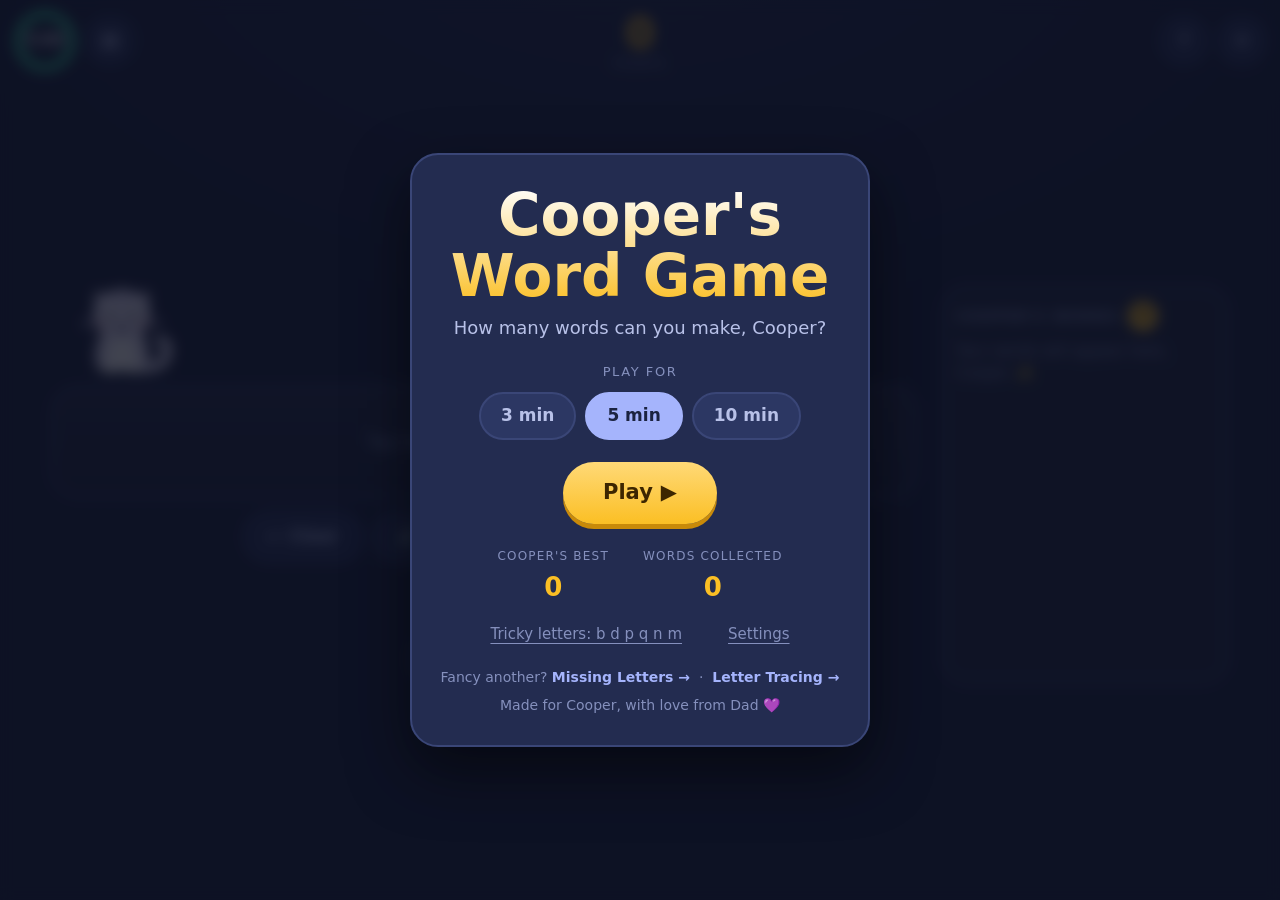
<file: index.html>
<!DOCTYPE html>
<html lang="en-GB">
<head>
<meta charset="utf-8">
<meta name="viewport" content="width=device-width, initial-scale=1, viewport-fit=cover">
<meta name="theme-color" content="#1b2340">
<title>Cooper's Word Game</title>

<script>
/* First thing on the page, deliberately: everything below it — the
   stylesheet, the word list, the game itself — has to download before any of
   it can say anything. On a slow connection this is the only code running,
   so it is the only thing that can tell her the difference between "still
   coming" and "broken". */
(function () {
  var timer = setInterval(function () {
    if (window.SPELLING_WORDS_EVERYDAY) {
      clearInterval(timer);
      return;
    }
    var text = document.getElementById("loadingText");
    if (!text) return;               // that part of the page is not parsed yet

    var seconds = Math.round(performance.now() / 1000);
    if (seconds >= 4) {
      text.textContent = "Still fetching the words… " + seconds +
        "s. It is only slow the first time.";
    }
  }, 500);
})();
</script>

<link rel="preload" href="data/words.js?v=2026-09-11.2" as="script">
<link rel="stylesheet" href="css/styles.css?v=2026-09-11.2">
<link rel="stylesheet" href="css/kitten.css?v=2026-09-11.2">
<link rel="icon" href="data:image/svg+xml,<svg xmlns='http://www.w3.org/2000/svg' viewBox='0 0 100 100'><text y='.9em' font-size='90'>🐝</text></svg>">
</head>
<body>

<canvas id="confetti" aria-hidden="true"></canvas>

<div id="app" class="app is-loading">

  <header class="hud">
    <div class="hud-left">
      <div class="timer" id="timer">
        <svg class="timer-ring" viewBox="0 0 44 44" aria-hidden="true">
          <circle class="timer-track" cx="22" cy="22" r="19"></circle>
          <circle class="timer-fill" id="timerFill" cx="22" cy="22" r="19"></circle>
        </svg>
        <span class="timer-text" id="timerText">5:00</span>
      </div>
      <button class="icon-btn" id="pauseBtn" type="button" title="Pause (space)" aria-label="Pause">
        <span class="icon-pause" aria-hidden="true"></span>
      </button>
    </div>

    <div class="hud-score">
      <span class="score-value" id="scoreValue">0</span>
      <span class="score-label">points</span>
    </div>

    <div class="hud-right">
      <button class="icon-btn" id="helpBtn" type="button" title="Tricky letters" aria-label="Tricky letters guide">?</button>
      <button class="icon-btn" id="settingsBtn" type="button" title="Settings" aria-label="Settings">
        <span class="icon-gear" aria-hidden="true">⚙</span>
      </button>
    </div>
  </header>

  <main class="stage">

    <section class="build" aria-label="Word you are building">

      <!-- The kitten sits on the rim of the word line and watches. It is
           decoration, so it is hidden from screen readers; every reaction it
           has is also said in words by the message line below. -->
      <div class="kitten" id="kitten" aria-hidden="true">
        <svg class="kitten-svg" viewBox="0 0 120 108" focusable="false">
          <!-- Tail: drawn first so it sits behind the body. A single open
               sweep on purpose — curl it into a spiral and the dark page
               shows through the middle, which reads as a hole, not fur. -->
          <g class="k-tail-group">
            <path class="k-tail" d="M84 96 q26 0 28 -18 q2 -12 -8 -14"/>
          </g>

          <!-- body -->
          <path class="k-body" d="M60 46 q-26 0 -30 28 q-3 22 8 26 h44 q11 -4 8 -26 q-4 -28 -30 -28z"/>
          <path class="k-belly" d="M60 62 q-14 0 -16 17 q-1 14 5 17 h22 q6 -3 5 -17 q-2 -17 -16 -17z"/>
          <ellipse class="k-paw k-paw-l" cx="47" cy="96" rx="9" ry="6"/>
          <ellipse class="k-paw k-paw-r" cx="73" cy="96" rx="9" ry="6"/>

          <!-- head -->
          <g class="k-head">
            <path class="k-ear k-ear-l" d="M28 30 l2 -24 l22 13z"/>
            <path class="k-ear k-ear-r" d="M92 30 l-2 -24 l-22 13z"/>
            <path class="k-ear-in k-ear-in-l" d="M33 27 l1.5 -14 l13 8z"/>
            <path class="k-ear-in k-ear-in-r" d="M87 27 l-1.5 -14 l-13 8z"/>

            <ellipse class="k-face" cx="60" cy="34" rx="33" ry="29"/>
            <path class="k-stripe" d="M50 9 l4 10 M60 6 l0 11 M70 9 l-4 10"/>

            <g class="k-eyes">
              <ellipse class="k-eye k-eye-l" cx="47" cy="34" rx="8" ry="9"/>
              <ellipse class="k-eye k-eye-r" cx="73" cy="34" rx="8" ry="9"/>
              <g class="k-pupils">
                <circle class="k-pupil" cx="47" cy="35" r="4.2"/>
                <circle class="k-pupil" cx="73" cy="35" r="4.2"/>
                <circle class="k-glint" cx="48.8" cy="32.4" r="1.7"/>
                <circle class="k-glint" cx="74.8" cy="32.4" r="1.7"/>
              </g>
              <!-- closed eyes, shown for blinks, sleep and big grins -->
              <path class="k-lid k-lid-l" d="M40 34 q7 7 14 0"/>
              <path class="k-lid k-lid-r" d="M66 34 q7 7 14 0"/>
            </g>

            <ellipse class="k-blush k-blush-l" cx="36" cy="45" rx="7" ry="4.5"/>
            <ellipse class="k-blush k-blush-r" cx="84" cy="45" rx="7" ry="4.5"/>

            <path class="k-nose" d="M56.5 45 h7 l-3.5 4z"/>
            <path class="k-mouth" d="M60 49 q-4.5 7 -9 -0.5 M60 49 q4.5 7 9 -0.5"/>
            <path class="k-mouth-open" d="M52 50 q8 12 16 0 q-8 5 -16 0z"/>

            <path class="k-whiskers"
                  d="M30 42 h-16 M30 47 h-15 M90 42 h16 M90 47 h15"/>
          </g>

          <!-- shown only when she finds a word -->
          <g class="k-hearts">
            <path class="k-heart k-heart-1" d="M0 6 a4 4 0 0 1 8 0 a4 4 0 0 1 8 0 q0 8 -8 14 q-8 -6 -8 -14z"/>
            <path class="k-heart k-heart-2" d="M0 6 a4 4 0 0 1 8 0 a4 4 0 0 1 8 0 q0 8 -8 14 q-8 -6 -8 -14z"/>
            <path class="k-heart k-heart-3" d="M0 6 a4 4 0 0 1 8 0 a4 4 0 0 1 8 0 q0 8 -8 14 q-8 -6 -8 -14z"/>
          </g>

          <!-- shown only when the game is paused -->
          <g class="k-zzz">
            <text class="k-z k-z-1" x="94" y="26">z</text>
            <text class="k-z k-z-2" x="102" y="16">z</text>
            <text class="k-z k-z-3" x="110" y="8">z</text>
          </g>
        </svg>
      </div>

      <div class="word-line" id="wordLine" role="list" aria-label="Letters in your word">
        <p class="word-line-empty" id="wordLineEmpty">Tap letters to build a word</p>
      </div>

      <div class="build-actions">
        <button class="btn btn-quiet" id="clearBtn" type="button">
          <span aria-hidden="true">↩</span> Clear
        </button>
        <button class="btn btn-quiet" id="soundOutBtn" type="button">
          <span aria-hidden="true">🔊</span> Sound it out
        </button>
        <button class="btn btn-go" id="checkBtn" type="button">
          Check! <span aria-hidden="true">✓</span>
        </button>
      </div>

      <p class="message" id="message" role="status" aria-live="polite"></p>
    </section>

    <section class="grid-wrap" aria-label="Your letters">
      <div class="grid" id="grid"></div>
      <button class="btn btn-quiet btn-shuffle" id="shuffleBtn" type="button">
        <span aria-hidden="true">🔀</span> Shuffle
      </button>
    </section>

    <aside class="found" aria-label="Words you have found">
      <h2 class="found-title">
        Cooper's words <span class="found-count" id="foundCount">0</span>
      </h2>
      <ul class="found-list" id="foundList"></ul>
      <p class="found-empty" id="foundEmpty">Your words will appear here, Cooper ✨</p>
    </aside>

  </main>
</div>

<!-- ─────────────────────────────  Start  ───────────────────────────── -->
<div class="overlay is-open" id="startScreen">
  <div class="panel panel-start">
    <h1 class="title">Cooper's<br>Word&nbsp;Game</h1>
    <p class="subtitle">How many words can you make, Cooper?</p>

    <div class="loading" id="loadingRow">
      <span class="spinner" aria-hidden="true"></span>
      <span id="loadingText">Getting Cooper's words ready…</span>
    </div>

    <div class="start-body" id="startBody" hidden>
      <div class="length-choice" role="group" aria-label="How long to play">
        <span class="length-label">Play for</span>
        <div class="chips" id="durationChips">
          <button class="chip" type="button" data-minutes="3">3 min</button>
          <button class="chip is-on" type="button" data-minutes="5">5 min</button>
          <button class="chip" type="button" data-minutes="10">10 min</button>
        </div>
      </div>

      <button class="btn btn-play" id="playBtn" type="button">Play <span aria-hidden="true">▶</span></button>

      <dl class="records" id="records">
        <div><dt>Cooper's best</dt><dd id="bestScore">0</dd></div>
        <div><dt>Words collected</dt><dd id="collectionCount">0</dd></div>
      </dl>

      <div class="start-links">
        <button class="link-btn" id="startHelpBtn" type="button">Tricky letters: b d p q n m</button>
        <button class="link-btn" id="startSettingsBtn" type="button">Settings</button>
      </div>

      <p class="other-game">
        Fancy another? <a href="missing.html">Missing Letters →</a> &nbsp;·&nbsp; <a href="trace.html">Letter Tracing →</a>
      </p>

      <p class="dedication">Made for Cooper, with love from Dad 💜</p>
    </div>
  </div>
</div>

<!-- ─────────────────────────────  Paused  ───────────────────────────── -->
<div class="overlay" id="pauseScreen">
  <div class="panel">
    <h2 class="panel-title">Paused</h2>
    <p class="panel-text">Take all the time you need, Cooper.</p>
    <button class="btn btn-play" id="resumeBtn" type="button">Keep playing <span aria-hidden="true">▶</span></button>
    <button class="link-btn" id="quitBtn" type="button">Finish this round</button>
  </div>
</div>

<!-- ─────────────────────────────  Results  ──────────────────────────── -->
<div class="overlay" id="endScreen">
  <div class="panel panel-wide">
    <h2 class="panel-title" id="endTitle">Time's up!</h2>

    <div class="result-stats">
      <div class="stat"><span class="stat-value" id="endScore">0</span><span class="stat-label">points</span></div>
      <div class="stat"><span class="stat-value" id="endWords">0</span><span class="stat-label">words</span></div>
      <div class="stat"><span class="stat-value" id="endLongest">–</span><span class="stat-label">longest</span></div>
      <div class="stat"><span class="stat-value" id="endTricky">0</span><span class="stat-label">tricky letters</span></div>
    </div>

    <p class="result-note" id="endNote"></p>

    <div class="missed" id="missedBlock" hidden>
      <h3 class="missed-title">You could also have made…</h3>
      <ul class="missed-list" id="missedList"></ul>
      <p class="missed-hint">Tap a word to hear what it means</p>
    </div>

    <div class="panel-actions">
      <button class="btn btn-play" id="againBtn" type="button">Play again <span aria-hidden="true">▶</span></button>
      <button class="link-btn" id="homeBtn" type="button">Back to the start</button>
    </div>
  </div>
</div>

<!-- ─────────────────────────  Tricky letters  ───────────────────────── -->
<div class="overlay" id="helpScreen">
  <div class="panel panel-wide">
    <h2 class="panel-title">Tricky letters</h2>
    <p class="panel-text">These six try to trick you, Cooper. Two questions catch them out every time.</p>

    <div class="help-rules">
      <p class="help-rule"><strong>1.</strong> Which side is the <em>ball</em> on?</p>
      <p class="help-rule"><strong>2.</strong> Does the <em>tail</em> hang below the line?</p>
    </div>

    <div class="help-cards" id="helpCards"></div>

    <div class="help-bed">
      <h3 class="missed-title">The bed trick</h3>
      <p class="panel-text">
        <strong class="tricky-b">b</strong> and <strong class="tricky-d">d</strong> spell
        <strong>bed</strong>. The <strong class="tricky-b">b</strong> is the headboard on the
        left, the <strong class="tricky-d">d</strong> is the foot on the right — so a bed always
        points its balls inwards, towards the pillow.
      </p>
      <div class="bed-figure" aria-hidden="true">
        <span class="tricky-b">b</span><span class="bed-e">e</span><span class="tricky-d">d</span>
      </div>
    </div>

    <div class="help-bed">
      <h3 class="missed-title">You already know one</h3>
      <p class="panel-text">
        There is a <strong class="tricky-p">p</strong> in the middle of your own name — and
        its ball is on the right, with its tail hanging down. Whenever you are stuck on a
        <strong class="tricky-p">p</strong>, picture your name.
      </p>
      <div class="bed-figure" aria-hidden="true">
        <span class="name-quiet">Coo</span><span class="tricky-p">p</span><span class="name-quiet">er</span>
      </div>
    </div>

    <div class="panel-actions">
      <button class="btn btn-play" id="helpCloseBtn" type="button">Got it!</button>
    </div>
  </div>
</div>

<!-- ─────────────────────────────  Settings  ─────────────────────────── -->
<div class="overlay" id="settingsScreen">
  <div class="panel">
    <h2 class="panel-title">Settings</h2>

    <ul class="settings-list">
      <li class="setting">
        <label class="switch">
          <input type="checkbox" id="setLetterHelper" checked>
          <span class="switch-track" aria-hidden="true"><span class="switch-knob"></span></span>
          <span class="switch-text">
            <strong>Letter helper</strong>
            <small>Show the ball-and-stick shape under b d p q n m</small>
          </span>
        </label>
      </li>
      <li class="setting">
        <label class="switch">
          <input type="checkbox" id="setSpeakLetters" checked>
          <span class="switch-track" aria-hidden="true"><span class="switch-knob"></span></span>
          <span class="switch-text">
            <strong>Say each letter</strong>
            <small>Read a letter aloud when it is picked up</small>
          </span>
        </label>
      </li>
      <li class="setting">
        <label class="switch">
          <input type="checkbox" id="setSpeakDefinitions" checked>
          <span class="switch-track" aria-hidden="true"><span class="switch-knob"></span></span>
          <span class="switch-text">
            <strong>Read out meanings</strong>
            <small>Say what a word means when it is found</small>
          </span>
        </label>
      </li>
      <li class="setting">
        <label class="switch">
          <input type="checkbox" id="setWordGlow" checked>
          <span class="switch-track" aria-hidden="true"><span class="switch-knob"></span></span>
          <span class="switch-text">
            <strong>Glow on real words</strong>
            <small>Light up the Check button when the word is right</small>
          </span>
        </label>
      </li>
      <li class="setting">
        <label class="switch">
          <input type="checkbox" id="setKitten" checked>
          <span class="switch-track" aria-hidden="true"><span class="switch-knob"></span></span>
          <span class="switch-text">
            <strong>Kitten friend</strong>
            <small>A cat that watches and cheers you on</small>
          </span>
        </label>
      </li>
      <li class="setting">
        <label class="switch">
          <input type="checkbox" id="setSound" checked>
          <span class="switch-track" aria-hidden="true"><span class="switch-knob"></span></span>
          <span class="switch-text">
            <strong>Sound effects</strong>
            <small>Little chimes and clicks</small>
          </span>
        </label>
      </li>
      <li class="setting">
        <label class="switch">
          <input type="checkbox" id="setCalm">
          <span class="switch-track" aria-hidden="true"><span class="switch-knob"></span></span>
          <span class="switch-text">
            <strong>Calm mode</strong>
            <small>Smaller celebrations, gentler movement</small>
          </span>
        </label>
      </li>
    </ul>

    <div class="panel-actions">
      <button class="btn btn-play" id="settingsCloseBtn" type="button">Done</button>
    </div>
  </div>
</div>

<script src="data/words.js?v=2026-09-11.2"></script>
<!-- definitions-inline-here: data/definitions.js is fetched in the background
     once the game is playable; the standalone build inlines it at this point
     instead, so a single file needs no network at all. -->
<script src="js/letters.js?v=2026-09-11.2"></script>
<script src="js/dictionary.js?v=2026-09-11.2"></script>
<script src="js/speech.js?v=2026-09-11.2"></script>
<script src="js/sound.js?v=2026-09-11.2"></script>
<script src="js/confetti.js?v=2026-09-11.2"></script>
<script src="js/kitten.js?v=2026-09-11.2"></script>
<script src="js/grid.js?v=2026-09-11.2"></script>
<script src="js/dragdrop.js?v=2026-09-11.2"></script>
<script src="js/game.js?v=2026-09-11.2"></script>
</body>
</html>
</file>
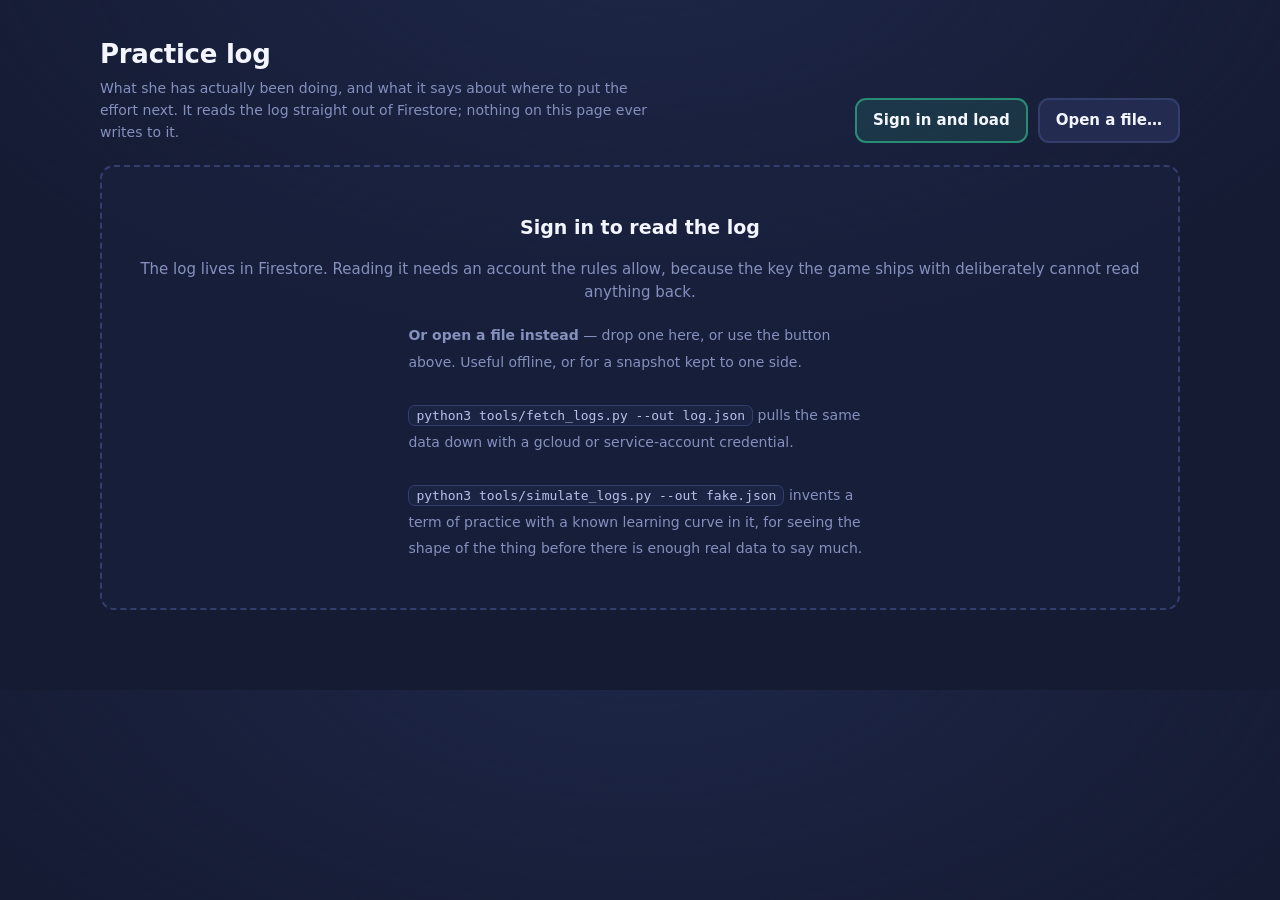
<file: analytics.html>
<!doctype html>
<html lang="en-GB">
<head>
<meta charset="utf-8">
<meta name="viewport" content="width=device-width, initial-scale=1, viewport-fit=cover">
<meta name="robots" content="noindex">
<title>Practice log</title>
<link rel="icon" href="data:image/svg+xml,<svg xmlns='http://www.w3.org/2000/svg' viewBox='0 0 100 100'><rect width='100' height='100' rx='22' fill='%23151b33'/><rect x='20' y='54' width='14' height='28' rx='3' fill='%234d9bff'/><rect x='43' y='36' width='14' height='46' rx='3' fill='%23fbbf24'/><rect x='66' y='20' width='14' height='62' rx='3' fill='%2334d399'/></svg>">
<link rel="stylesheet" href="css/analytics.css?v=2026-09-11.2">
</head>
<body>
<div class="wrap">

  <div class="top">
    <div>
      <h1>Practice log</h1>
      <p>
        What she has actually been doing, and what it says about where to put
        the effort next. It reads the log straight out of Firestore; nothing
        on this page ever writes to it.
      </p>
    </div>
    <div class="load">
      <span class="who" id="who" hidden></span>
      <button class="btn btn-go" id="liveBtn" type="button">Sign in and load</button>
      <button class="btn" id="refreshBtn" type="button" hidden>Refresh</button>
      <input type="file" id="pick" accept="application/json,.json" hidden>
      <button class="btn" id="pickBtn" type="button">Open a file…</button>
    </div>
  </div>

  <div class="error" id="error" hidden></div>

  <div class="dropzone" id="dropzone">
    <h2>Sign in to read the log</h2>
    <p id="dropLede">
      The log lives in Firestore. Reading it needs an account the rules allow,
      because the key the game ships with deliberately cannot read anything
      back.
    </p>
    <div class="steps">
      <strong>Or open a file instead</strong> — drop one here, or use the
      button above. Useful offline, or for a snapshot kept to one side.
      <br><br>
      <code>python3 tools/fetch_logs.py --out log.json</code>
      pulls the same data down with a gcloud or service-account credential.
      <br><br>
      <code>python3 tools/simulate_logs.py --out fake.json</code>
      invents a term of practice with a known learning curve in it, for seeing
      the shape of the thing before there is enough real data to say much.
    </div>
  </div>

  <div class="needs-reader" id="needsReader" hidden>
    <h2>Nearly there</h2>
    <p>
      You are signed in, but the rules do not let this account read the log
      yet. That is the safe default: the list of readers starts empty so that
      nothing in the public repository can read her practice log.
    </p>
    <p>Paste this into <code>firestore.rules</code>, and publish it in the Firebase console:</p>
    <pre id="readerSnippet"></pre>
    <p class="footnote">
      That string is an opaque account id for this project alone. It is not an
      email address and it identifies nobody outside it.
    </p>
    <button class="btn" id="retryBtn" type="button">Try again</button>
  </div>

  <div id="report" hidden>

    <section>
      <div class="tiles" id="tiles"></div>
      <p class="footnote" id="poolNote" hidden></p>
    </section>

    <section>
      <h2>Where to put the effort</h2>
      <p class="lede">
        The few things worth acting on, each with the numbers it came from.
        Where a difference is inside the noise, it says so rather than
        pretending otherwise.
      </p>
      <div class="focus" id="focus"></div>
    </section>

    <section>
      <h2>Letter by letter</h2>
      <p class="lede">
        How often each letter goes in right at the first attempt, worst first.
        The bar is the range the true figure plausibly sits in; the notch is
        the best single guess. Wide bars mean not enough attempts yet, not a
        wildly variable child.
      </p>
      <div class="card" id="letters"></div>
    </section>

    <section>
      <h2>What she puts instead</h2>
      <p class="lede">
        Only first attempts count here. Once a tile has bounced out she knows
        one letter it is not, so a second guess is a different question.
      </p>
      <div class="cards two">
        <div class="card" id="matrixWrap"></div>
        <div class="card" id="pairs"></div>
      </div>
    </section>

    <section>
      <h2>Is it getting better?</h2>
      <p class="lede">
        First-try accuracy per round. The band is the uncertainty on each
        point, and hollow markers are rounds with too few attempts to lean on.
      </p>
      <div class="card">
        <div id="overallTrend"></div>
        <p class="footnote" id="overallVerdict"></p>
      </div>
      <p class="lede" style="margin-top:16px">
        The same question for each tricky letter on its own. These are
        thin — a letter has to actually come up for her to be measured on it —
        so most of them will say “no detectable change” for a long while. They
        are also held to a stricter bar than the figure above, because six
        letters asked at once is six chances to be unlucky.
      </p>
      <div class="smalls" id="smalls"></div>
    </section>

    <section>
      <h2>Speed</h2>
      <p class="lede">
        Time from the word appearing to her first move. It includes the word
        being read aloud, which does not get shorter as she improves, so read
        the shape rather than the number. Wrong answers coming faster than
        right ones is the signature of guessing.
      </p>
      <div class="card">
        <div id="paceChart"></div>
        <div class="legend" id="paceLegend"></div>
        <p class="footnote" id="paceVerdict"></p>
      </div>
      <h3 style="margin:22px 0 8px;font-size:16px">Does hurrying cost her?</h3>
      <div id="rushing"></div>
    </section>

    <section>
      <h2>Words she gets wrong</h2>
      <p class="lede">
        Ones she has met more than once and still missed come first and are
        tagged — those are the ones worth saying out loud at breakfast. A word
        that went wrong once may just have been a bad moment.
      </p>
      <div class="card" id="words"></div>
    </section>

    <section id="tracesSection" hidden>
      <h2>Forming letters</h2>
      <p class="lede">
        From the tracing game: can her hand make each letter, and which way
        round. The note says the highest rung she has drawn it on — tracing,
        copying, or from memory — and the slip she makes most often with it.
        Only her first attempt at each letter counts, as everywhere else.
      </p>
      <div class="tiles" id="traceTiles"></div>
      <p class="footnote" id="traceVerdict"></p>
      <div class="card" id="traceLetters" style="margin-top:12px"></div>
    </section>

    <section>
      <h2>Shape of the difficulty</h2>
      <p class="lede">
        Whether the trouble is the letter, where it sits in the word, how hard
        the word is, or simply how far into the round she has got.
      </p>
      <div class="cards two">
        <div class="card">
          <h3 style="margin:0 0 8px;font-size:15px">Position in the word</h3>
          <div id="positions"></div>
        </div>
        <div class="card">
          <h3 style="margin:0 0 8px;font-size:15px">How far into the round</h3>
          <div id="stamina"></div>
        </div>
        <div class="card">
          <h3 style="margin:0 0 8px;font-size:15px">Word difficulty</h3>
          <div id="grades"></div>
        </div>
      </div>
    </section>

    <section>
      <h2>How to read this</h2>
      <div class="card">
        <div class="notes">
          <p>
            <strong>Only first attempts count.</strong> When a letter goes in
            the wrong hole the tile falls back to the pile and she tries
            again — but now she knows one letter it is not. Counting that
            second guess alongside the first would quietly flatter her, so
            every accuracy figure here is built from her first attempt at each
            hole.
          </p>
          <p>
            <strong>Every rate carries its count.</strong> A percentage from
            eleven attempts is barely information. The ranges shown are 95%
            intervals: the range the true figure plausibly sits in given how
            few attempts there have been. Two letters whose ranges overlap
            have not been shown to differ, however far apart their percentages
            look.
          </p>
          <p>
            <strong>The game is part of the measurement.</strong> She can only
            put a “d” where a “b” belongs if a “d” was on the table. The puzzle
            generator offers the confusable partner about nine times in ten
            when the missing letter is tricky, so raw swap counts are
            conditional on an offer that is not always made. Where the pool was
            recorded, the rates are worked out over the times the wrong letter
            was actually there to pick.
          </p>
          <p>
            <strong>Before and after splits on attempts, not dates.</strong>
            Half her practice on each side, whenever it happened. Splitting on
            the calendar would put a fortnight's holiday in one bucket and
            three rounds in the other, then report the difference as progress.
          </p>
          <p>
            <strong>Six questions at once is not one question.</strong> At the
            usual one-in-twenty threshold, showing a verdict for each of six
            letters means something gets flagged as “measurably worse” almost
            every time you look, purely by chance — and that is exactly the
            false alarm somebody would act on. So the per-letter and per-swap
            verdicts are held to a bar divided by how many are being asked
            together. The single figure for her overall accuracy is one
            pre-specified question and keeps the ordinary threshold.
          </p>
          <p>
            <strong>“No detectable change” is not “no change”.</strong> It
            means the data cannot tell the difference yet. With a few rounds a
            week that is usually the honest answer for months, which is why
            the summary says how many more attempts a given question would
            need.
          </p>
          <p>
            <strong>Times include the word being read out.</strong> Most words
            have one hole and she gets most of them first go, so nearly every
            timing is the opening move — which waits on the speech. That puts
            a floor of a couple of seconds under all of it. The trend still
            means something, because the speech costs the same every round.
          </p>
        </div>
      </div>
    </section>

  </div>
</div>

<script src="js/analysis.js?v=2026-09-11.2"></script>
<script src="js/livelog.js?v=2026-09-11.2"></script>
<script src="js/analytics.js?v=2026-09-11.2"></script>
</body>
</html>
</file>
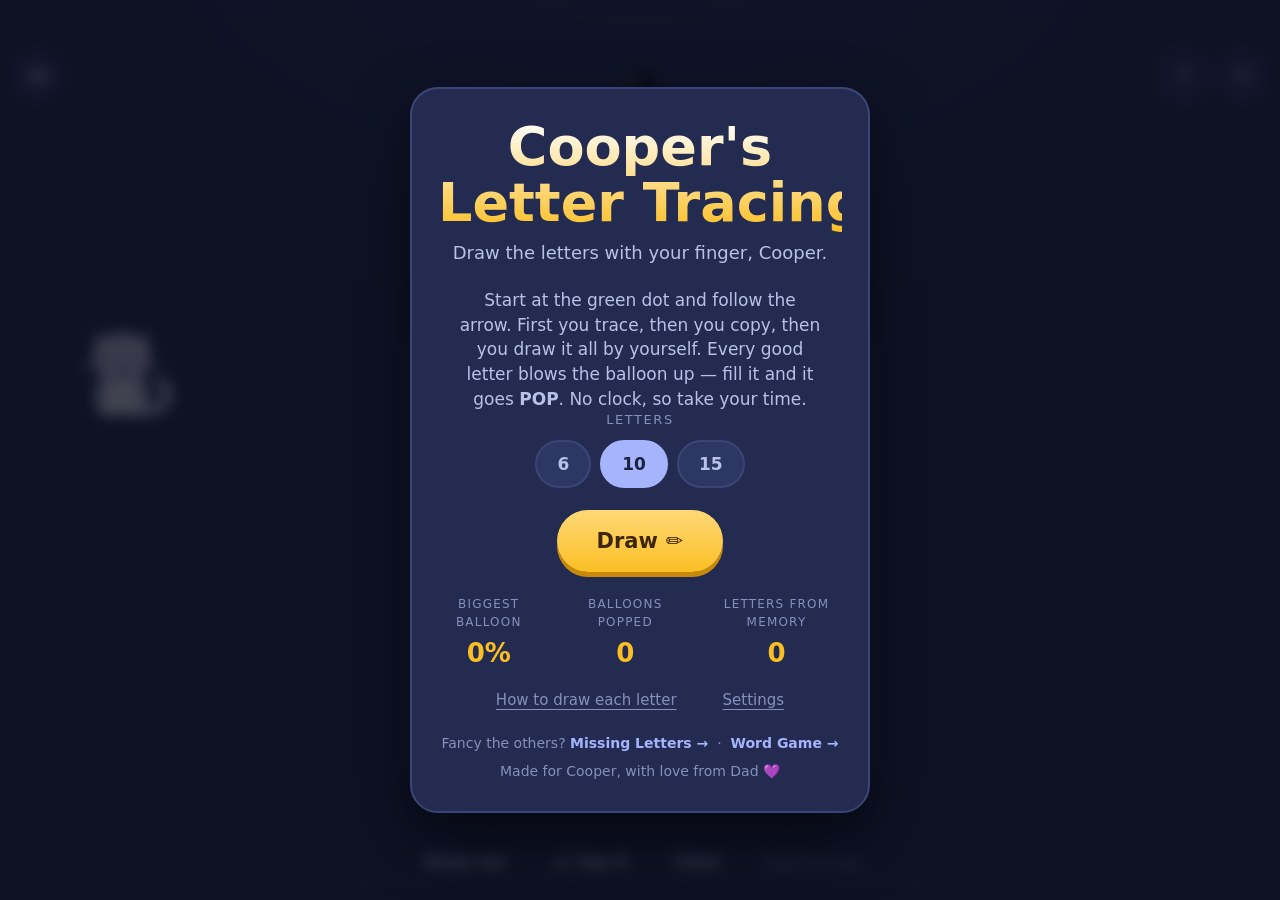
<file: lettertracing.html>
<!DOCTYPE html>
<html lang="en-GB">
<head>
<meta charset="utf-8">
<meta name="viewport" content="width=device-width, initial-scale=1, viewport-fit=cover, user-scalable=no">
<meta name="theme-color" content="#1b2340">
<meta name="apple-mobile-web-app-capable" content="yes">
<meta name="apple-mobile-web-app-status-bar-style" content="black-translucent">
<title>Cooper's Letter Tracing</title>
<style>
/* ==========================================================================
   Word Builder
   A spelling game built for a seven year old who mixes up b/d, p/q and n/m.

   Design rules that everything below follows:
     - Big targets. Nothing tappable is under 44px, most are far bigger.
     - One thing at a time. The letters are the brightest thing on screen.
     - Calm palette. No red for mistakes, no flashing, no clutter.
     - The six tricky letters always wear the same colour, everywhere.
   ========================================================================== */

:root {
  /* Surfaces */
  --bg:            #151b33;
  --bg-glow:       #1e2749;
  --surface:       #232c50;
  --surface-2:     #2c3763;
  --surface-line:  #3a4677;

  /* Ink */
  --ink:           #f4f6ff;
  --ink-soft:      #b8c1e8;
  --ink-faint:     #8590bd;

  /* Accents */
  --go:            #34d399;
  --go-dark:       #059669;
  --gold:          #fbbf24;
  --nudge:         #a5b4fc;

  /* The six tricky letters. Each pair is deliberately far apart in hue so
     that colour alone is enough to tell them apart at a glance. */
  --tricky-b:      #4d9bff;
  --tricky-d:      #ff9838;
  --tricky-p:      #c07bff;
  --tricky-q:      #3ddc84;
  --tricky-n:      #ff7bac;
  --tricky-m:      #2fd8d8;

  /* Ordinary letter tiles */
  --tile:          #fdfcf7;
  --tile-edge:     #d9d3c0;
  --tile-ink:      #2a3152;

  --radius:        18px;
  --radius-lg:     28px;
  --shadow:        0 6px 0 rgba(0, 0, 0, .28), 0 10px 24px rgba(0, 0, 0, .28);
  --shadow-soft:   0 4px 18px rgba(0, 0, 0, .25);

  /* A letterform-friendly stack. Comic Sans is genuinely the best widely
     installed face for early readers: single-storey 'a', open counters,
     unambiguous shapes. The rest of the stack keeps that spirit. */
  --font-letters:  "Comic Sans MS", "Comic Neue", "Chalkboard SE", "Chalkboard",
                   "Segoe Print", "Bradley Hand", system-ui, sans-serif;
  --font-ui:       system-ui, -apple-system, "Segoe UI", Roboto, sans-serif;

  --tile-size:     clamp(58px, 13.5vmin, 92px);
  --slot-size:     clamp(52px, 12vmin, 84px);
}

/* --------------------------------------------------------------------------
   Base
   -------------------------------------------------------------------------- */

* { box-sizing: border-box; }

/* A class like `.loading { display: flex }` outranks the browser's own rule
   for [hidden], which silently leaves elements on screen after JS hides them.
   Settle it once, here. */
[hidden] { display: none !important; }

html, body {
  height: 100%;
  margin: 0;
}

body {
  background:
    radial-gradient(1200px 700px at 50% -12%, var(--bg-glow), transparent 62%),
    var(--bg);
  color: var(--ink);
  font-family: var(--font-ui);
  font-size: 17px;
  line-height: 1.45;
  overscroll-behavior: none;
  -webkit-tap-highlight-color: transparent;
  -webkit-text-size-adjust: 100%;
}

/* The whole board is a direct-manipulation surface: text selection and the
   iOS callout menu only ever get in the way of dragging letters around. */
body,
.tile,
.slot {
  user-select: none;
  -webkit-user-select: none;
  -webkit-touch-callout: none;
}

h1, h2, h3 { margin: 0; font-weight: 800; }

button {
  font: inherit;
  color: inherit;
  border: 0;
  background: none;
  cursor: pointer;
}

:focus-visible {
  outline: 3px solid var(--nudge);
  outline-offset: 3px;
  border-radius: 6px;
}

#confetti {
  position: fixed;
  inset: 0;
  width: 100%;
  height: 100%;
  pointer-events: none;
  z-index: 60;
}

/* --------------------------------------------------------------------------
   App shell
   -------------------------------------------------------------------------- */

.app {
  display: flex;
  flex-direction: column;
  min-height: 100%;
  min-height: 100dvh;
  padding: max(10px, env(safe-area-inset-top)) 14px max(14px, env(safe-area-inset-bottom));
  gap: 12px;
}

.app.is-loading { visibility: hidden; }

/* --------------------------------------------------------------------------
   Head-up display
   -------------------------------------------------------------------------- */

.hud {
  display: grid;
  grid-template-columns: 1fr auto 1fr;
  align-items: center;
  gap: 12px;
  flex: none;
}

.hud-left  { display: flex; align-items: center; gap: 10px; }
.hud-right { display: flex; align-items: center; gap: 10px; justify-content: flex-end; }

.timer {
  position: relative;
  width: 62px;
  height: 62px;
  flex: none;
}

.timer-ring {
  width: 100%;
  height: 100%;
  transform: rotate(-90deg);
}

.timer-track,
.timer-fill {
  fill: none;
  stroke-width: 5;
  stroke-linecap: round;
}

.timer-track { stroke: var(--surface-2); }

.timer-fill {
  stroke: var(--go);
  stroke-dasharray: 119.4;      /* 2 * pi * r, r = 19 */
  stroke-dashoffset: 0;
  transition: stroke-dashoffset .95s linear, stroke .6s ease;
}

.timer.is-low   .timer-fill { stroke: var(--gold); }
.timer.is-final .timer-fill { stroke: var(--tricky-d); }
.timer.is-final { animation: soft-pulse 1s ease-in-out infinite; }

@keyframes soft-pulse {
  50% { transform: scale(1.06); }
}

.timer-text {
  position: absolute;
  inset: 0;
  display: grid;
  place-items: center;
  font-variant-numeric: tabular-nums;
  font-weight: 800;
  font-size: 15px;
  letter-spacing: .01em;
}

.hud-score {
  display: flex;
  flex-direction: column;
  align-items: center;
  line-height: 1;
}

.score-value {
  font-family: var(--font-letters);
  font-size: clamp(28px, 6vmin, 42px);
  font-weight: 800;
  color: var(--gold);
  font-variant-numeric: tabular-nums;
}

.score-value.is-bumped { animation: score-bump .45s cubic-bezier(.2, 1.6, .4, 1); }

@keyframes score-bump {
  40% { transform: scale(1.28) rotate(-3deg); }
}

.score-label {
  font-size: 12px;
  text-transform: uppercase;
  letter-spacing: .12em;
  color: var(--ink-faint);
  margin-top: 3px;
}

.icon-btn {
  width: 48px;
  height: 48px;
  border-radius: 50%;
  background: var(--surface);
  border: 2px solid var(--surface-line);
  display: grid;
  place-items: center;
  font-size: 19px;
  font-weight: 800;
  color: var(--ink-soft);
  transition: transform .12s ease, background .18s ease, color .18s ease;
}

.icon-btn:hover  { background: var(--surface-2); color: var(--ink); }
.icon-btn:active { transform: scale(.92); }

.icon-pause {
  width: 14px;
  height: 16px;
  border-left: 5px solid currentColor;
  border-right: 5px solid currentColor;
}

.app.is-paused .icon-pause {
  width: 0;
  height: 0;
  border: 9px solid transparent;
  border-left: 15px solid currentColor;
  border-right: 0;
  margin-left: 4px;
}

/* --------------------------------------------------------------------------
   Stage layout
   -------------------------------------------------------------------------- */

.stage {
  flex: 1;
  display: grid;
  grid-template-columns: minmax(0, 1fr);
  grid-template-areas: "build" "grid" "found";
  gap: 12px;
  align-content: start;
  max-width: 1180px;
  width: 100%;
  margin: 0 auto;
}

.build     { grid-area: build; }
.grid-wrap { grid-area: grid; }
.found     { grid-area: found; }

@media (min-width: 900px) {
  .stage {
    grid-template-columns: minmax(0, 1fr) 290px;
    grid-template-areas:
      "build found"
      "grid  found";
    gap: 16px 22px;
    align-content: center;
  }
}

/* --------------------------------------------------------------------------
   The line you build the word on
   -------------------------------------------------------------------------- */

.build {
  position: relative;
  display: flex;
  flex-direction: column;
  align-items: center;
  gap: 12px;
  /* Head-room for the kitten, which perches on the top rim of the word line.
     Derived from --cat-size (see css/kitten.css) so the two cannot drift
     apart; the drawing is 120x108, hence the 0.9. Keeping the cat out of the
     line entirely means it can never sit on a tile, however long the word or
     narrow the screen. */
  padding-top: calc(var(--cat-size, 0px) * 0.9 + 6px);
}

.word-line {
  position: relative;
  display: flex;
  align-items: center;
  justify-content: center;
  /* Wraps so that piling on more letters than any word needs still looks
     deliberate rather than broken. */
  flex-wrap: wrap;
  row-gap: 8px;
  width: 100%;
  min-height: calc(var(--slot-size) + 30px);
  padding: 12px 10px;
  border-radius: var(--radius-lg);
  background: linear-gradient(180deg, rgba(255, 255, 255, .05), rgba(255, 255, 255, .02));
  border: 3px dashed var(--surface-line);
  transition: border-color .2s ease, background .2s ease, transform .2s ease;
}

.word-line.is-target {
  border-color: var(--nudge);
  border-style: solid;
  background: rgba(165, 180, 252, .1);
}

.word-line.is-word {
  border-color: var(--go);
  border-style: solid;
  background: rgba(52, 211, 153, .09);
}

.word-line.is-wrong { animation: shake .42s ease; }

@keyframes shake {
  20%, 60% { transform: translateX(-9px); }
  40%, 80% { transform: translateX(9px); }
}

.word-line-empty {
  margin: 0;
  color: var(--ink-faint);
  font-size: clamp(14px, 3.4vmin, 18px);
  text-align: center;
  pointer-events: none;
}

.word-line.has-letters .word-line-empty { display: none; }

/* Gaps between letters double as drop targets, so they need real width. */
.gap {
  position: relative;
  width: 12px;
  align-self: stretch;
  flex: none;
  border-radius: 4px;
}

.gap::after {
  content: "";
  position: absolute;
  left: 50%;
  top: 12%;
  bottom: 12%;
  width: 4px;
  transform: translateX(-50%) scaleY(0);
  border-radius: 4px;
  background: var(--nudge);
  transition: transform .14s ease;
}

.gap.is-active { width: 30px; }
.gap.is-active::after { transform: translateX(-50%) scaleY(1); }

.gap.is-caret::after {
  transform: translateX(-50%) scaleY(1);
  background: var(--ink-faint);
  animation: caret-blink 1.1s steps(2, start) infinite;
}

@keyframes caret-blink { 50% { opacity: 0; } }

/* --------------------------------------------------------------------------
   Letter tiles
   -------------------------------------------------------------------------- */

.tile {
  position: relative;
  display: grid;
  place-items: center;
  width: var(--tile-size);
  height: var(--tile-size);
  border-radius: var(--radius);
  background: var(--tile);
  color: var(--tile-ink);
  border: 0;
  border-bottom: 5px solid var(--tile-edge);
  box-shadow: var(--shadow-soft);
  font-family: var(--font-letters);
  font-size: calc(var(--tile-size) * .56);
  font-weight: 700;
  line-height: 1;
  touch-action: none;
  transition: transform .14s cubic-bezier(.2, 1.4, .4, 1), box-shadow .14s ease, opacity .14s ease;
}

.tile:hover  { transform: translateY(-3px); }
.tile:active { transform: translateY(1px) scale(.97); }

.tile-letter {
  /* Nudge the glyph up so descenders (p, q, g, y) sit inside the tile and the
     letter still looks centred. */
  transform: translateY(-4%);
  pointer-events: none;
}

/* With a cue underneath, the glyph shrinks a little and rides higher to make
   room. The colour still carries the identity, so this costs nothing. */
.tile.has-helper { font-size: calc(var(--tile-size) * .49); }
.tile.has-helper .tile-letter { transform: translateY(-22%); }

/* Ball-and-stick cue drawn under the six tricky letters. */
.tile-cue {
  position: absolute;
  left: 50%;
  bottom: 5%;
  transform: translateX(-50%);
  width: 62%;
  height: 32%;
  pointer-events: none;
}

/* The ball is the answer to "which side?", so it is the solid one. */
.tile-cue .cue-ball  { fill: currentColor; }
.tile-cue .cue-stick { fill: currentColor; opacity: .45; }
.tile-cue .cue-arch  { fill: none; stroke: currentColor; stroke-width: 8; stroke-linecap: round; }

/* The writing line, so "tail hangs below the line" is literally true. */
.tile-cue .cue-base {
  stroke: var(--tile-ink);
  stroke-width: 3;
  opacity: .38;
  stroke-linecap: round;
}

/* Each tricky letter keeps its colour wherever it appears. */
.tricky-b { color: var(--tricky-b); }
.tricky-d { color: var(--tricky-d); }
.tricky-p { color: var(--tricky-p); }
.tricky-q { color: var(--tricky-q); }
.tricky-n { color: var(--tricky-n); }
.tricky-m { color: var(--tricky-m); }

.tile.is-tricky {
  background: var(--tile);
  border-bottom-color: currentColor;
  box-shadow: var(--shadow-soft), inset 0 0 0 3px currentColor;
}

.tile.is-tricky .tile-letter { color: currentColor; }

/* Tiles sitting on the word line, slightly smaller than the grid so a long
   word still fits across a phone. */
.word-line .tile {
  width: var(--slot-size);
  height: var(--slot-size);
  font-size: calc(var(--slot-size) * .56);
  flex: none;
}

.tile.is-dragging {
  position: fixed;
  z-index: 70;
  margin: 0;
  transform: scale(1.14) rotate(-3deg);
  box-shadow: 0 18px 34px rgba(0, 0, 0, .45);
  pointer-events: none;
  transition: none;
}

.tile.is-returning {
  transition: transform .34s cubic-bezier(.3, 1.1, .4, 1), opacity .34s ease;
}

.tile.is-landing { animation: tile-land .32s cubic-bezier(.2, 1.7, .4, 1); }

@keyframes tile-land {
  0%   { transform: scale(1.2); }
  100% { transform: scale(1); }
}

.tile.is-celebrating { animation: tile-cheer .62s cubic-bezier(.2, 1.5, .4, 1) both; }

@keyframes tile-cheer {
  0%   { transform: translateY(0) scale(1); }
  35%  { transform: translateY(-24px) scale(1.16) rotate(-6deg); }
  100% { transform: translateY(-6px) scale(0) rotate(10deg); opacity: 0; }
}

.tile.is-nudged { animation: nudge-wobble .8s ease-in-out 2; }

@keyframes nudge-wobble {
  25% { transform: rotate(-11deg) scale(1.08); }
  75% { transform: rotate(11deg) scale(1.08); }
}

/* A ghost of the finished word, arcing over to the found list. */
.flying-word {
  position: fixed;
  z-index: 75;
  transform: translate(-50%, -50%);
  font-family: var(--font-letters);
  font-size: clamp(30px, 7vmin, 50px);
  font-weight: 800;
  color: var(--go);
  text-shadow: 0 3px 14px rgba(52, 211, 153, .45);
  pointer-events: none;
  transition: transform .72s cubic-bezier(.4, 0, .3, 1), opacity .72s ease-in;
}

/* --------------------------------------------------------------------------
   The grid of available letters
   -------------------------------------------------------------------------- */

.grid-wrap {
  display: flex;
  flex-direction: column;
  align-items: center;
  gap: 12px;
}

.grid {
  display: grid;
  grid-template-columns: repeat(4, var(--tile-size));
  gap: clamp(8px, 1.8vmin, 14px);
  justify-content: center;
}

.slot {
  position: relative;
  width: var(--tile-size);
  height: var(--tile-size);
  border-radius: var(--radius);
  background: rgba(255, 255, 255, .04);
  box-shadow: inset 0 0 0 2px rgba(255, 255, 255, .05);
}

.slot .tile { position: absolute; inset: 0; width: 100%; height: 100%; }

.btn-shuffle { align-self: center; }

/* --------------------------------------------------------------------------
   Buttons
   -------------------------------------------------------------------------- */

.build-actions {
  display: flex;
  flex-wrap: wrap;
  align-items: center;
  justify-content: center;
  gap: 10px;
}

.btn {
  display: inline-flex;
  align-items: center;
  gap: 8px;
  min-height: 52px;
  padding: 0 22px;
  border-radius: 999px;
  font-weight: 800;
  font-size: 17px;
  transition: transform .12s ease, background .18s ease, box-shadow .18s ease, opacity .18s ease;
}

.btn:active { transform: translateY(2px) scale(.98); }

.btn-quiet {
  background: var(--surface);
  color: var(--ink-soft);
  border: 2px solid var(--surface-line);
}

.btn-quiet:hover { background: var(--surface-2); color: var(--ink); }

.btn-go {
  background: linear-gradient(180deg, #3ee6a8, var(--go));
  color: #06301f;
  box-shadow: 0 5px 0 var(--go-dark);
  padding: 0 30px;
}

.btn-go:disabled {
  background: var(--surface);
  color: var(--ink-faint);
  box-shadow: none;
  cursor: default;
  opacity: .65;
}

.btn-go.is-glowing {
  animation: go-glow 1.1s ease-in-out infinite;
}

@keyframes go-glow {
  0%, 100% { box-shadow: 0 5px 0 var(--go-dark), 0 0 0 0 rgba(52, 211, 153, .5); }
  50%      { box-shadow: 0 5px 0 var(--go-dark), 0 0 0 14px rgba(52, 211, 153, 0); }
}

.btn-play {
  background: linear-gradient(180deg, #ffd977, var(--gold));
  color: #3d2600;
  box-shadow: 0 5px 0 #c98a09;
  min-height: 62px;
  padding: 0 40px;
  font-size: 21px;
}

.link-btn {
  color: var(--ink-faint);
  text-decoration: underline;
  text-underline-offset: 4px;
  padding: 10px 14px;
  font-size: 15px;
  min-height: 44px;
}

.link-btn:hover { color: var(--ink); }

/* --------------------------------------------------------------------------
   Feedback line
   -------------------------------------------------------------------------- */

.message {
  margin: 0;
  min-height: 30px;
  text-align: center;
  font-size: clamp(15px, 3.4vmin, 19px);
  font-weight: 700;
  color: var(--ink-soft);
  transition: color .2s ease;
}

.message.is-good  { color: var(--go); }
.message.is-nudge { color: var(--nudge); }

.message.is-shown { animation: pop-in .3s cubic-bezier(.2, 1.5, .4, 1); }

@keyframes pop-in {
  from { transform: scale(.86); opacity: 0; }
}

.message strong {
  font-family: var(--font-letters);
  font-size: 1.22em;
}

/* --------------------------------------------------------------------------
   Found words
   -------------------------------------------------------------------------- */

.found {
  display: flex;
  flex-direction: column;
  min-height: 0;
  padding: 14px;
  border-radius: var(--radius-lg);
  background: rgba(255, 255, 255, .035);
  border: 2px solid var(--surface-line);
}

.found-title {
  display: flex;
  align-items: center;
  gap: 9px;
  font-size: 14px;
  text-transform: uppercase;
  letter-spacing: .1em;
  color: var(--ink-faint);
  margin-bottom: 10px;
}

.found-count {
  display: grid;
  place-items: center;
  min-width: 30px;
  height: 30px;
  padding: 0 8px;
  border-radius: 999px;
  background: var(--gold);
  color: #3d2600;
  font-size: 15px;
  font-weight: 800;
  letter-spacing: 0;
}

.found-list {
  list-style: none;
  margin: 0;
  padding: 0;
  display: flex;
  flex-wrap: wrap;
  gap: 8px;
  overflow-y: auto;
  max-height: 30vh;
}

@media (min-width: 900px) {
  .found-list { max-height: min(52vh, 460px); }
}

.found-word {
  display: inline-flex;
  align-items: center;
  gap: 7px;
  padding: 7px 13px;
  border-radius: 999px;
  background: var(--surface-2);
  border: 2px solid transparent;
  font-family: var(--font-letters);
  font-size: 18px;
  font-weight: 700;
  color: var(--ink);
  transition: transform .12s ease, border-color .18s ease;
}

.found-word:hover { border-color: var(--nudge); transform: translateY(-2px); }

.found-word .pts {
  font-family: var(--font-ui);
  font-size: 12px;
  font-weight: 800;
  color: var(--gold);
}

.found-word.is-new { animation: chip-in .5s cubic-bezier(.2, 1.5, .4, 1); }

@keyframes chip-in {
  from { transform: scale(0) rotate(-12deg); opacity: 0; }
}

.found-empty {
  margin: 0;
  color: var(--ink-faint);
  font-size: 15px;
}

.found-list:not(:empty) + .found-empty { display: none; }

/* --------------------------------------------------------------------------
   Overlays
   -------------------------------------------------------------------------- */

.overlay {
  position: fixed;
  inset: 0;
  z-index: 80;
  display: none;
  place-items: center;
  padding: 20px;
  background: rgba(12, 16, 32, .78);
  backdrop-filter: blur(7px);
  -webkit-backdrop-filter: blur(7px);
  overflow-y: auto;
}

.overlay.is-open { display: grid; }

.panel {
  width: min(100%, 460px);
  margin: auto;
  padding: 30px 26px;
  border-radius: var(--radius-lg);
  background: var(--surface);
  border: 2px solid var(--surface-line);
  box-shadow: 0 24px 60px rgba(0, 0, 0, .5);
  text-align: center;
  animation: panel-in .32s cubic-bezier(.2, 1.3, .4, 1);
}

.panel-wide { width: min(100%, 640px); }

@keyframes panel-in {
  from { transform: translateY(18px) scale(.96); opacity: 0; }
}

.title {
  font-family: var(--font-letters);
  font-size: clamp(38px, 9vmin, 58px);
  line-height: 1.05;
  background: linear-gradient(180deg, #fff, var(--gold));
  -webkit-background-clip: text;
  background-clip: text;
  color: transparent;
}

.subtitle {
  margin: 8px 0 22px;
  color: var(--ink-soft);
  font-size: 18px;
}

.panel-title {
  font-family: var(--font-letters);
  font-size: clamp(26px, 6vmin, 36px);
  margin-bottom: 8px;
}

.panel-text {
  margin: 0 0 18px;
  color: var(--ink-soft);
}

.panel-actions {
  display: flex;
  flex-direction: column;
  align-items: center;
  gap: 6px;
  margin-top: 22px;
}

.loading {
  display: flex;
  align-items: center;
  justify-content: center;
  gap: 12px;
  padding: 26px 0;
  color: var(--ink-soft);
}

.spinner {
  width: 22px;
  height: 22px;
  border: 3px solid var(--surface-line);
  border-top-color: var(--gold);
  border-radius: 50%;
  animation: spin .8s linear infinite;
}

@keyframes spin { to { transform: rotate(360deg); } }

/* Start screen */

.length-choice {
  display: flex;
  flex-direction: column;
  align-items: center;
  gap: 10px;
  margin-bottom: 22px;
}

.length-label {
  font-size: 13px;
  text-transform: uppercase;
  letter-spacing: .12em;
  color: var(--ink-faint);
}

.chips { display: flex; gap: 9px; }

.chip {
  min-height: 48px;
  padding: 0 20px;
  border-radius: 999px;
  background: var(--surface-2);
  border: 2px solid var(--surface-line);
  color: var(--ink-soft);
  font-weight: 800;
  transition: transform .12s ease, background .18s ease;
}

.chip:active { transform: scale(.95); }

.chip.is-on {
  background: var(--nudge);
  border-color: var(--nudge);
  color: #1b2340;
}

.records {
  display: flex;
  justify-content: center;
  gap: 34px;
  margin: 24px 0 6px;
}

.records div { text-align: center; }

.records dt {
  font-size: 12px;
  text-transform: uppercase;
  letter-spacing: .1em;
  color: var(--ink-faint);
}

.records dd {
  margin: 4px 0 0;
  font-size: 26px;
  font-weight: 800;
  color: var(--gold);
  font-variant-numeric: tabular-nums;
}

.start-links {
  display: flex;
  flex-wrap: wrap;
  justify-content: center;
  gap: 4px 18px;
  margin-top: 4px;
}

/* The way across to the other game. Both start screens carry one, so it
   lives here rather than in either game's own stylesheet. */
.other-game {
  margin: 10px 0 0;
  font-size: 14px;
  color: var(--ink-faint);
}

.other-game a {
  color: var(--nudge);
  text-decoration: none;
  font-weight: 700;
}

.other-game a:hover { color: var(--ink); }

.dedication {
  margin: 8px 0 0;
  font-size: 14px;
  color: var(--ink-faint);
}

/* Cooper, with the p picked out — the same colour it wears on the tiles. */
.name-quiet { color: var(--ink-soft); }

/* Results */

.result-stats {
  display: grid;
  grid-template-columns: repeat(4, 1fr);
  gap: 10px;
  margin: 20px 0;
}

.stat {
  display: flex;
  flex-direction: column;
  gap: 4px;
  padding: 14px 6px;
  border-radius: var(--radius);
  background: var(--surface-2);
}

.stat-value {
  font-family: var(--font-letters);
  font-size: clamp(20px, 5vmin, 28px);
  font-weight: 800;
  color: var(--gold);
  line-height: 1.1;
  word-break: break-word;
}

.stat-label {
  font-size: 11px;
  text-transform: uppercase;
  letter-spacing: .07em;
  color: var(--ink-faint);
}

.result-note {
  margin: 0;
  font-size: 18px;
  font-weight: 700;
  color: var(--go);
  min-height: 26px;
}

.missed { margin-top: 22px; text-align: left; }

.missed-title {
  font-size: 13px;
  text-transform: uppercase;
  letter-spacing: .1em;
  color: var(--ink-faint);
  margin-bottom: 10px;
}

.missed-list {
  list-style: none;
  margin: 0;
  padding: 0;
  display: flex;
  flex-wrap: wrap;
  gap: 8px;
}

.missed-list .found-word { background: var(--surface-2); font-size: 17px; }

.missed-hint {
  margin: 10px 0 0;
  font-size: 13px;
  color: var(--ink-faint);
}

/* Tricky letter guide */

.help-rules {
  display: flex;
  flex-direction: column;
  gap: 6px;
  margin-bottom: 20px;
  text-align: left;
  padding: 14px 16px;
  border-radius: var(--radius);
  background: var(--surface-2);
}

.help-rule { margin: 0; color: var(--ink-soft); }
.help-rule strong { color: var(--gold); margin-right: 6px; }
.help-rule em { color: var(--ink); font-style: normal; font-weight: 800; }

.help-cards {
  display: grid;
  grid-template-columns: repeat(auto-fit, minmax(126px, 1fr));
  gap: 10px;
}

.help-card {
  display: flex;
  flex-direction: column;
  align-items: center;
  gap: 8px;
  padding: 14px 8px;
  border-radius: var(--radius);
  background: var(--surface-2);
  box-shadow: inset 0 0 0 2px currentColor;
}

.help-card .tile {
  width: 66px;
  height: 66px;
  font-size: 37px;
  box-shadow: var(--shadow-soft), inset 0 0 0 3px currentColor;
}

.help-card-text {
  font-size: 13px;
  line-height: 1.35;
  color: var(--ink-soft);
  text-align: center;
}

.help-card-text b { color: currentColor; }

.help-bed { margin-top: 22px; text-align: left; }

.bed-figure {
  display: flex;
  justify-content: center;
  gap: 2px;
  font-family: var(--font-letters);
  font-size: 64px;
  font-weight: 700;
  line-height: 1;
  padding: 14px 0 6px;
}

.bed-e { color: var(--ink-soft); }

/* Settings */

.settings-list {
  list-style: none;
  margin: 0;
  padding: 0;
  display: flex;
  flex-direction: column;
  gap: 4px;
  text-align: left;
}

.switch {
  display: flex;
  align-items: center;
  gap: 14px;
  padding: 12px 10px;
  border-radius: var(--radius);
  cursor: pointer;
  transition: background .15s ease;
}

.switch:hover { background: var(--surface-2); }

.switch input {
  position: absolute;
  opacity: 0;
  width: 0;
  height: 0;
}

.switch-track {
  flex: none;
  width: 58px;
  height: 34px;
  border-radius: 999px;
  background: var(--surface-line);
  padding: 4px;
  transition: background .2s ease;
}

.switch-knob {
  display: block;
  width: 26px;
  height: 26px;
  border-radius: 50%;
  background: var(--ink-soft);
  transition: transform .2s cubic-bezier(.3, 1.4, .5, 1), background .2s ease;
}

.switch input:checked + .switch-track { background: var(--go); }
.switch input:checked + .switch-track .switch-knob {
  transform: translateX(24px);
  background: #fff;
}

.switch input:focus-visible + .switch-track {
  outline: 3px solid var(--nudge);
  outline-offset: 3px;
}

.switch-text strong { display: block; font-size: 16px; }
.switch-text small  { display: block; color: var(--ink-faint); font-size: 13px; line-height: 1.35; }

/* --------------------------------------------------------------------------
   Calm mode and reduced motion
   -------------------------------------------------------------------------- */

.calm .tile.is-celebrating { animation-duration: .32s; }
.calm .timer.is-final      { animation: none; }
.calm .btn-go.is-glowing   { animation: none; box-shadow: 0 5px 0 var(--go-dark), 0 0 0 5px rgba(52, 211, 153, .35); }
.calm .score-value.is-bumped { animation: none; }
.calm .found-word.is-new   { animation-duration: .2s; }

@media (prefers-reduced-motion: reduce) {
  *,
  *::before,
  *::after {
    animation-duration: .01ms !important;
    animation-iteration-count: 1 !important;
    transition-duration: .01ms !important;
  }
}

/* --------------------------------------------------------------------------
   Small screens
   -------------------------------------------------------------------------- */

@media (max-width: 420px) {
  body { font-size: 16px; }
  .btn { min-height: 48px; padding: 0 18px; font-size: 16px; }
  .result-stats { grid-template-columns: repeat(2, 1fr); }
  .panel { padding: 24px 18px; }
}

/* Landscape phones: every pixel of height counts, so shrink the chrome. */
@media (max-height: 560px) and (orientation: landscape) {
  .app { gap: 8px; padding-top: 6px; }
  .timer { width: 50px; height: 50px; }
  .word-line { min-height: calc(var(--slot-size) + 18px); padding: 7px; }
  .found-list { max-height: 22vh; }
}
</style>
<style>
/* ==========================================================================
   kitten.css — the cat that watches her play.

   Two rules govern everything here:

     1. It must never compete with the letters. Idle is almost still, the
        palette avoids all six tricky-letter colours, and it sits above the
        word line where it cannot cover a tile at any width.
     2. Every reaction has several animations rather than one. A single fixed
        celebration stops being a reward after about four goes; js/kitten.js
        picks a different one each time.
   ========================================================================== */

:root {
  /* A soft lilac-grey cat. Deliberately none of the tricky-letter hues, so
     the kitten can never be mistaken for a letter cue. */
  --cat-fur:     #ded9ec;
  --cat-shade:   #c6bfdd;
  --cat-cream:   #fdfcf7;
  --cat-rose:    #efa3b6;
  --cat-ink:     #2a3152;

  /* One source of truth for the size: .build reserves head-room from this, so
     the cat can never grow into the word line or float away from it. */
  --cat-size:    clamp(64px, 13vmin, 104px);
}

.kitten {
  position: absolute;
  top: 0;
  left: clamp(2px, 2vw, 20px);
  width: var(--cat-size);
  transform-origin: 50% 100%;
  pointer-events: none;
  z-index: 2;
}

.kitten-svg {
  display: block;
  width: 100%;
  height: auto;
  overflow: visible;
}

/* --------------------------------------------------------------------------
   The cat itself
   -------------------------------------------------------------------------- */

.k-body   { fill: var(--cat-fur); }
.k-belly  { fill: var(--cat-cream); }
.k-paw    { fill: var(--cat-cream); }
.k-face   { fill: var(--cat-fur); }
.k-ear    { fill: var(--cat-fur); }
.k-ear-in { fill: var(--cat-rose); }
.k-tail   { fill: none; stroke: var(--cat-fur); stroke-width: 11; stroke-linecap: round; }
.k-eye    { fill: var(--cat-cream); }
.k-pupil  { fill: var(--cat-ink); }
.k-glint  { fill: #fff; }
.k-nose   { fill: var(--cat-rose); }
.k-blush  { fill: var(--cat-rose); opacity: .45; }

.k-stripe {
  fill: none;
  stroke: var(--cat-shade);
  stroke-width: 4;
  stroke-linecap: round;
}

.k-mouth {
  fill: none;
  stroke: var(--cat-ink);
  stroke-width: 2.4;
  stroke-linecap: round;
}

.k-whiskers {
  fill: none;
  stroke: var(--cat-shade);
  stroke-width: 2.2;
  stroke-linecap: round;
}

/* Hidden until a reaction asks for them. */
.k-lid        { fill: none; stroke: var(--cat-ink); stroke-width: 2.6; stroke-linecap: round; opacity: 0; }
.k-mouth-open { fill: var(--cat-rose); opacity: 0; }
.k-hearts     { opacity: 0; }
.k-heart      { fill: var(--cat-rose); }
.k-zzz        { opacity: 0; }
.k-z          { fill: var(--ink-soft); font-family: var(--font-letters); font-size: 15px; font-weight: 800; }

/* Transform origins, so heads turn about the neck and ears flick at the base. */
.k-head       { transform-origin: 60px 46px; }
.k-ear-l, .k-ear-in-l { transform-origin: 40px 28px; }
.k-ear-r, .k-ear-in-r { transform-origin: 80px 28px; }
.k-tail-group { transform-origin: 88px 92px; }
.k-paw-l      { transform-origin: 47px 96px; }
.k-paw-r      { transform-origin: 73px 96px; }
.k-eyes       { transform-origin: 60px 34px; }
.k-pupils     { transition: transform .18s ease-out; }

/* --------------------------------------------------------------------------
   Always running: breathing, and a tail that never quite settles
   -------------------------------------------------------------------------- */

.kitten-svg   { animation: k-breathe 3.4s ease-in-out infinite; transform-origin: 60px 100px; }
.k-tail-group { animation: k-tail-idle 4.2s ease-in-out infinite; }

@keyframes k-breathe {
  50% { transform: scaleY(1.025) scaleX(.99); }
}

@keyframes k-tail-idle {
  0%, 100% { transform: rotate(0deg); }
  50%      { transform: rotate(-11deg); }
}

/* ==========================================================================
   Reactions. Each block is one option out of several for that state, and
   js/kitten.js chooses between them.
   ========================================================================== */

/* ---- idle fidgets, fired now and then so she never looks frozen ---- */

.k-idle-blink .k-lid    { animation: k-blink 1.1s ease-in-out; }
.k-idle-blink .k-pupils { animation: k-pupils-hide 1.1s ease-in-out; }

@keyframes k-blink {
  0%, 34%, 46%, 100% { opacity: 0; }
  36%, 44%           { opacity: 1; }
}
@keyframes k-pupils-hide {
  0%, 34%, 46%, 100% { opacity: 1; }
  36%, 44%           { opacity: 0; }
}

.k-idle-earflick .k-ear-l,
.k-idle-earflick .k-ear-in-l { animation: k-earflick .7s ease-in-out; }

@keyframes k-earflick {
  30% { transform: rotate(-13deg); }
  60% { transform: rotate(5deg); }
}

.k-idle-tailflick .k-tail-group { animation: k-tailflick 1s ease-in-out; }

@keyframes k-tailflick {
  25% { transform: rotate(24deg); }
  55% { transform: rotate(-18deg); }
  80% { transform: rotate(8deg); }
}

.k-idle-tilt .k-head { animation: k-tilt 1.8s ease-in-out; }

@keyframes k-tilt {
  30%, 60% { transform: rotate(-8deg); }
}

.k-idle-look .k-pupils { animation: k-look 2.4s ease-in-out; }

@keyframes k-look {
  20%, 30% { transform: translateX(3px); }
  55%, 65% { transform: translateX(-3px); }
}

.k-idle-yawn .k-mouth-open { animation: k-yawn 1.6s ease-in-out; }
.k-idle-yawn .k-lid        { animation: k-yawn-lids 1.6s ease-in-out; }
.k-idle-yawn .k-pupils     { animation: k-yawn-pupils 1.6s ease-in-out; }
.k-idle-yawn .k-mouth      { animation: k-hide 1.6s ease-in-out; }

@keyframes k-yawn        { 0%, 100% { opacity: 0; transform: scaleY(.2); }
                           35%, 65% { opacity: 1; transform: scaleY(1); } }
@keyframes k-yawn-lids   { 0%, 100% { opacity: 0; } 30%, 70% { opacity: 1; } }
@keyframes k-yawn-pupils { 0%, 100% { opacity: 1; } 30%, 70% { opacity: 0; } }
@keyframes k-hide        { 30%, 70% { opacity: 0; } }

/* ---- watching: a letter just went down ---- */

.k-watch-perk .k-ear-l, .k-watch-perk .k-ear-in-l { animation: k-perk-l .6s ease-out; }
.k-watch-perk .k-ear-r, .k-watch-perk .k-ear-in-r { animation: k-perk-r .6s ease-out; }

@keyframes k-perk-l { 40% { transform: rotate(-9deg) translateY(-3px); } }
@keyframes k-perk-r { 40% { transform: rotate(9deg) translateY(-3px); } }

.k-watch-lean .k-head { animation: k-lean .8s ease-in-out; }

@keyframes k-lean { 45% { transform: translateY(3px) rotate(4deg); } }

.k-watch-bob { animation: k-bob .55s ease-in-out; }

@keyframes k-bob { 50% { transform: translateY(-4px); } }

.k-watch-blink .k-lid    { animation: k-blink .7s ease-in-out; }
.k-watch-blink .k-pupils { animation: k-pupils-hide .7s ease-in-out; }

/* ---- close: one letter away from a real word ---- */

.k-close-wiggle { animation: k-wiggle .8s ease-in-out; }

@keyframes k-wiggle {
  20%, 60% { transform: rotate(-4deg); }
  40%, 80% { transform: rotate(4deg); }
}

.k-close-bounce { animation: k-bounce-small .75s cubic-bezier(.3, 1.5, .5, 1); }

@keyframes k-bounce-small {
  30% { transform: translateY(-9px) scaleY(1.05); }
  60% { transform: translateY(0) scaleY(.96); }
}

.k-close-paws .k-paw-l { animation: k-paw-tap .8s ease-in-out; }
.k-close-paws .k-paw-r { animation: k-paw-tap .8s ease-in-out .12s; }

@keyframes k-paw-tap {
  25% { transform: translateY(-7px); }
  50% { transform: translateY(0); }
  75% { transform: translateY(-4px); }
}

.k-close-eyes .k-eyes  { animation: k-eyes-wide .9s ease-in-out; }
.k-close-eyes .k-blush { animation: k-blush-up .9s ease-in-out; }

@keyframes k-eyes-wide { 40%, 65% { transform: scale(1.16); } }
@keyframes k-blush-up  { 40%, 65% { opacity: .8; } }

.k-close-ears .k-ear-l, .k-close-ears .k-ear-in-l,
.k-close-ears .k-ear-r, .k-close-ears .k-ear-in-r { animation: k-ears-twitch .9s ease-in-out 2; }

@keyframes k-ears-twitch { 50% { transform: translateY(-4px) scaleY(1.1); } }

/* ---- ready: the line already spells a word she has not found ---- */

.k-ready-shimmy { animation: k-shimmy 1s ease-in-out; }

@keyframes k-shimmy {
  15%, 45%, 75% { transform: translateX(-4px) rotate(-3deg); }
  30%, 60%, 90% { transform: translateX(4px) rotate(3deg); }
}

.k-ready-hop { animation: k-hop-twice 1s cubic-bezier(.3, 1.4, .5, 1); }

@keyframes k-hop-twice {
  20% { transform: translateY(-14px); }
  40% { transform: translateY(0); }
  60% { transform: translateY(-8px); }
  80% { transform: translateY(0); }
}

.k-ready-stretch .k-head { animation: k-crane 1.1s ease-in-out; }
.k-ready-stretch .k-eyes { animation: k-eyes-wide 1.1s ease-in-out; }

@keyframes k-crane { 40%, 70% { transform: translateY(-6px) scale(1.05); } }

/* ---- cheer: she found a word ---- */

.k-cheer-jump { animation: k-jump 1s cubic-bezier(.25, 1.5, .45, 1); }

@keyframes k-jump {
  25% { transform: translateY(-26px) scaleY(1.1); }
  45% { transform: translateY(0) scaleY(.92); }
  65% { transform: translateY(-10px) scaleY(1.04); }
  85% { transform: translateY(0) scaleY(.98); }
}

.k-cheer-spin { animation: k-spin 1.05s cubic-bezier(.3, 1.2, .4, 1); }

@keyframes k-spin {
  30%  { transform: translateY(-18px) rotate(180deg); }
  100% { transform: translateY(0) rotate(360deg); }
}

.k-cheer-wave .k-paw-l { animation: k-wave 1s ease-in-out; }
.k-cheer-wave .k-head  { animation: k-tilt 1s ease-in-out; }

@keyframes k-wave {
  20%, 60% { transform: translate(-6px, -18px) rotate(-25deg); }
  40%, 80% { transform: translate(-6px, -22px) rotate(15deg); }
}

.k-cheer-dance { animation: k-dance 1.1s ease-in-out; }
.k-cheer-dance .k-tail-group { animation: k-tailflick 1.1s ease-in-out; }

@keyframes k-dance {
  0%, 100% { transform: translateX(0) rotate(0); }
  20%      { transform: translateX(-7px) rotate(-8deg); }
  40%      { transform: translateX(7px) rotate(8deg); }
  60%      { transform: translateX(-5px) rotate(-6deg); }
  80%      { transform: translateX(5px) rotate(6deg); }
}

.k-cheer-purr .k-eyes       { animation: k-happy-eyes 1.2s ease-in-out; }
.k-cheer-purr .k-lid        { animation: k-lids-happy 1.2s ease-in-out; }
.k-cheer-purr .k-pupils     { animation: k-yawn-pupils 1.2s ease-in-out; }
.k-cheer-purr .k-blush      { animation: k-blush-up 1.2s ease-in-out; }
.k-cheer-purr .k-mouth-open { animation: k-grin 1.2s ease-in-out; }
.k-cheer-purr .k-mouth      { animation: k-hide 1.2s ease-in-out; }

@keyframes k-happy-eyes { 30%, 75% { transform: translateY(-1px); } }
@keyframes k-lids-happy { 0%, 100% { opacity: 0; } 25%, 80% { opacity: 1; } }
@keyframes k-grin       { 0%, 100% { opacity: 0; transform: scaleY(.3); }
                          30%, 75% { opacity: 1; transform: scaleY(1); } }

/* Hearts float up. Used by the big-word cheers. */
.k-cheer-hearts .k-hearts { opacity: 1; }
.k-cheer-hearts .k-heart-1 { animation: k-heart-float 1.5s ease-out; transform-origin: 0 0; }
.k-cheer-hearts .k-heart-2 { animation: k-heart-float 1.5s ease-out .18s; transform-origin: 0 0; }
.k-cheer-hearts .k-heart-3 { animation: k-heart-float 1.5s ease-out .36s; transform-origin: 0 0; }

@keyframes k-heart-float {
  0%   { opacity: 0; transform: translate(74px, 44px) scale(.3); }
  25%  { opacity: 1; }
  100% { opacity: 0; transform: translate(96px, -18px) scale(1.1); }
}

/* ---- nudge: not a word yet. Curious, never disappointed. ---- */

.k-nudge-tilt .k-head { animation: k-tilt-hold 1.4s ease-in-out; }

@keyframes k-tilt-hold { 25%, 70% { transform: rotate(-14deg); } }

.k-nudge-blink .k-head   { animation: k-tilt-hold 1.4s ease-in-out; }
.k-nudge-blink .k-lid    { animation: k-blink 1.4s ease-in-out; }
.k-nudge-blink .k-pupils { animation: k-pupils-hide 1.4s ease-in-out; }

.k-nudge-paw .k-paw-r { animation: k-point 1.3s ease-in-out; }
.k-nudge-paw .k-head  { animation: k-tilt 1.3s ease-in-out; }

@keyframes k-point {
  30%, 70% { transform: translate(9px, -13px) rotate(20deg); }
}

.k-nudge-peer .k-head  { animation: k-peer 1.3s ease-in-out; }
.k-nudge-peer .k-eyes  { animation: k-eyes-wide 1.3s ease-in-out; }

@keyframes k-peer { 35%, 70% { transform: translateY(5px) scale(1.06); } }

/* ---- sleep: the game is paused ---- */

.kitten.k-asleep .kitten-svg { animation: k-breathe-slow 4.6s ease-in-out infinite; }
.kitten.k-asleep .k-lid      { opacity: 1; }
.kitten.k-asleep .k-pupils   { opacity: 0; }
.kitten.k-asleep .k-zzz      { opacity: 1; }
.kitten.k-asleep .k-head     { transform: rotate(-11deg) translateY(3px); }
.kitten.k-asleep .k-tail-group { animation: k-tail-idle 7s ease-in-out infinite; }
.kitten.k-asleep .k-z-1      { animation: k-zfloat 2.6s ease-out infinite; }
.kitten.k-asleep .k-z-2      { animation: k-zfloat 2.6s ease-out .5s infinite; }
.kitten.k-asleep .k-z-3      { animation: k-zfloat 2.6s ease-out 1s infinite; }

@keyframes k-breathe-slow { 50% { transform: scaleY(1.04) scaleX(.985); } }

@keyframes k-zfloat {
  0%   { opacity: 0; transform: translate(0, 6px) scale(.6); }
  30%  { opacity: 1; }
  100% { opacity: 0; transform: translate(10px, -14px) scale(1.15); }
}

/* --------------------------------------------------------------------------
   Turning it off, calming it down
   -------------------------------------------------------------------------- */

.no-kitten .kitten { display: none; }

/* Calm mode keeps the cat but takes the bounce out of it. The reaction
   classes sit on .kitten itself, so these are compound selectors, not
   descendant ones. */
.calm .kitten-svg   { animation: none; }
.calm .k-tail-group { animation-duration: 7s; }

.calm .kitten.k-cheer-jump,
.calm .kitten.k-cheer-spin,
.calm .kitten.k-cheer-dance,
.calm .kitten.k-ready-hop,
.calm .kitten.k-ready-shimmy,
.calm .kitten.k-close-bounce,
.calm .kitten.k-close-wiggle { animation-duration: .5s; }

/* A full spin is a lot when you have asked for calm; she just bobs. */
.calm .kitten.k-cheer-spin   { animation-name: k-bob; }

@media (prefers-reduced-motion: reduce) {
  /* The global reset already stops the animations; make sure the cat is left
     looking like a cat rather than mid-pose. */
  .k-lid, .k-mouth-open, .k-hearts, .k-zzz { opacity: 0 !important; }
  .kitten.k-asleep .k-lid,
  .kitten.k-asleep .k-zzz                  { opacity: 1 !important; }
  .kitten.k-asleep .k-pupils               { opacity: 0 !important; }
}

/* Landscape phones are short on height; the cat gives up its space first. */
@media (max-height: 560px) and (orientation: landscape) {
  .kitten { width: clamp(48px, 9vmin, 68px); }
}
</style>
<style>
/* ==========================================================================
   missing.css — the missing-letters game.

   Everything structural is borrowed from styles.css. What is here is the one
   thing this game needs and the word game does not: a word written out on a
   writing line, with a hole punched in it.

   The writing line is not decoration. The whole lesson behind b/d/p/q is
   "which side is the ball on, and does the tail hang below the line" — so
   the line has to actually be there, with the letters sitting on it and the
   tails of p, q, g and y hanging through it.
   ========================================================================== */

.game-missing {
  /* One character cell of the word. Small enough that eight of them and the
     gaps between still fit across a phone held upright. */
  --word-tile: clamp(34px, 10vmin, 62px);
  --word-pad: 20px;
}

/* Six letters have to fit across a phone held upright, or the pile wraps to
   two rows with one lonely tile on the end. */
@media (max-width: 500px) {
  .game-missing { --tile-size: clamp(44px, 13vw, 62px); }
  .game-missing .pool { gap: 7px; }
}

/* --------------------------------------------------------------------------
   The word
   -------------------------------------------------------------------------- */

.word-row {
  display: flex;
  align-items: center;
  justify-content: center;
  padding: var(--word-pad) 16px;

  /* How far below the writing line a descender reaches, which is also how far
     up from the bottom of a cell the line sits. Declared here rather than on
     the body because fitWord() overrides --word-tile on this element for a
     long word, and a custom property built from another one is substituted
     where it is declared — put this on the body and it would keep the old
     size after a resize. */
  --word-desc: calc(var(--word-tile) * 0.21);
}

/* The word shrink-wrapped, so the writing line can be drawn the width of the
   word rather than the width of the box it sits in. */
.word-inner {
  position: relative;
  display: flex;
  align-items: flex-end;
  justify-content: center;
  flex-wrap: wrap;
  gap: clamp(2px, 0.9vmin, 8px);
  row-gap: calc(var(--word-tile) * 0.5);
  max-width: 100%;
}

/* The writing line itself. A little overhang at each end so it reads as a
   line she is writing on rather than an underline. */
.word-inner::after {
  content: "";
  position: absolute;
  left: -10px;
  right: -10px;
  bottom: var(--word-desc);
  height: 3px;
  border-radius: 3px;
  background: var(--surface-line);
  pointer-events: none;
}

/* A wrapped word would leave the line floating under nothing, so on the rare
   very long word at a very narrow width the line steps aside. */
.word-row.is-wrapped .word-inner::after { display: none; }

.word-row.is-solved {
  border-color: var(--go);
  border-style: solid;
  background: rgba(52, 211, 153, .1);
}

.word-row.is-solved .word-inner::after { background: var(--go); opacity: .55; }

/* A hint runs to two lines about half the time. Reserving the space means the
   pile of letters never jumps down from under her finger just as she reaches
   for one.

   Height only — no flexbox. A flex container turns the text either side of a
   <strong> into separate items and eats the spaces between them, which is
   how "Spot on, Cooper! queen +38" becomes "Spot on, Cooper!queen+38". */
.game-missing .message { min-height: 2.7em; }

/* One character. Letters and holes are the same box, so they sit on the same
   line however they are mixed up. */
.wcell {
  position: relative;
  display: flex;
  align-items: flex-end;
  justify-content: center;
  flex: none;
  width: var(--word-tile);
  height: calc(var(--word-tile) * 1.02);
  font-family: var(--font-letters);
  font-size: var(--word-tile);
  font-weight: 700;
  line-height: 1;
  color: var(--ink);
  user-select: none;
}

/* The six keep their colour here too, so the word she is reading and the
   tiles she is choosing from speak the same language. */
.wcell.is-tricky { color: currentColor; }

/* --------------------------------------------------------------------------
   The hole
   -------------------------------------------------------------------------- */

.hole {
  position: absolute;
  left: 0;
  right: 0;
  bottom: var(--word-desc);
  height: calc(var(--word-tile) * 0.94);
  border-radius: calc(var(--radius) * .6);
  border: 3px dashed var(--nudge);
  background: rgba(165, 180, 252, .1);
  transition: transform .14s cubic-bezier(.2, 1.4, .4, 1),
              background .16s ease, border-color .16s ease;
  animation: hole-breathe 2.4s ease-in-out infinite;
}

@keyframes hole-breathe {
  50% { background: rgba(165, 180, 252, .2); }
}

/* Under the pointer mid-drag. */
.hole.is-active {
  border-style: solid;
  border-color: var(--go);
  background: rgba(52, 211, 153, .2);
  transform: scale(1.09);
  animation: none;
}

/* Chosen by tapping rather than dragging: the next letter she taps lands
   here. Only ever shown when there is more than one hole to choose between. */
.hole.is-picked {
  border-color: var(--gold);
  border-style: solid;
  animation: none;
}

.hole.is-filled {
  border: 0;
  background: none;
  animation: none;
}

.hole .tile {
  position: absolute;
  inset: 0;
  width: 100%;
  height: 100%;
  /* Sized to match the letters either side of it: the point of the moment is
     that the word is now whole, which it does not look if the letter she
     just found is visibly smaller than its neighbours. */
  font-size: calc(var(--word-tile) * .82);
}

.hole .tile.has-helper { font-size: calc(var(--word-tile) * .66); }

/* Locked in. Turning green here is the moment worth having. */
.hole .tile.is-right {
  background: #eafaf2;
  border-bottom-color: var(--go-dark);
  box-shadow: 0 0 0 3px rgba(52, 211, 153, .45), var(--shadow-soft);
  animation: hole-land .4s cubic-bezier(.2, 1.7, .4, 1);
}

@keyframes hole-land {
  0%   { transform: scale(1.35); }
  60%  { transform: scale(.94); }
  100% { transform: scale(1); }
}

/* Wrong one. It tips over and falls out, which is exactly what it looks
   like it should do — no red, no buzzer, nothing that says "you failed". */
.tile.is-rejected {
  animation: hole-reject .44s cubic-bezier(.3, .9, .5, 1) both;
  z-index: 3;

  /* q's own colour is very nearly the green that means "right" here, so a
     rejected q would otherwise sit in the hole for half a second wearing a
     green ring. The letter keeps its colour — that is its identity all
     through both games — but the ring goes neutral while it falls. */
  box-shadow: var(--shadow-soft), inset 0 0 0 3px var(--ink-faint);
}

@keyframes hole-reject {
  0%   { transform: translateY(0) rotate(0); }
  25%  { transform: translateY(-8%) rotate(-8deg); }
  100% { transform: translateY(16%) rotate(10deg); }
}

/* --------------------------------------------------------------------------
   The pile of letters
   -------------------------------------------------------------------------- */

.pool {
  display: flex;
  flex-wrap: wrap;
  justify-content: center;
  gap: clamp(8px, 1.8vmin, 14px);
}

/* A letter already used stays as an empty dent rather than closing up: the
   pile keeps its shape, so nothing jumps around under her finger. */
.pool .slot.is-used {
  opacity: .35;
  box-shadow: inset 0 0 0 2px rgba(255, 255, 255, .04);
}

/* Nudged when she has missed twice — the two that matter, side by side. */
.tile.is-hinted {
  animation: hint-pulse 1.1s ease-in-out 3;
  z-index: 2;
}

@keyframes hint-pulse {
  50% {
    transform: translateY(-8px) scale(1.06);
    box-shadow: 0 0 0 4px rgba(251, 191, 36, .5), var(--shadow-soft);
  }
}

/* --------------------------------------------------------------------------
   Start and results
   -------------------------------------------------------------------------- */

.how-to {
  max-width: 34ch;
  margin: 0 auto;
}

/* The pairs she got wrong, for whoever is sitting next to her. */
.wobbly-list {
  display: flex;
  flex-wrap: wrap;
  justify-content: center;
  gap: 10px;
}

.wobbly-pair {
  display: flex;
  align-items: center;
  gap: 8px;
  padding: 8px 14px;
  border-radius: 999px;
  border: 2px solid var(--surface-line);
  background: var(--surface-2);
  color: var(--ink-soft);
  font-family: var(--font-ui);
  font-size: 15px;
  cursor: pointer;
}

.wobbly-pair:hover { border-color: var(--nudge); }

.wobbly-pair b {
  font-family: var(--font-letters);
  font-size: 26px;
  line-height: 1;
}

.wobbly-pair .times {
  color: var(--ink-faint);
  font-size: 13px;
}

/* --------------------------------------------------------------------------
   Motion
   -------------------------------------------------------------------------- */

.calm .hole { animation: none; }

@media (prefers-reduced-motion: reduce) {
  .hole,
  .tile.is-hinted,
  .hole .tile.is-right {
    animation: none;
  }
}

/* --------------------------------------------------------------------------
   The balloon

   It sits where the points total used to be, because it *is* the score now.
   Two things carry the feeling: it grows, and it starts to look like it is
   in trouble. The second one is what a progress bar can never do.
   -------------------------------------------------------------------------- */

.game-missing {
  --balloon-skin: #ff5470;
  --balloon-stretch: #ffc9d4;
}

.hud-balloon {
  display: flex;
  flex-direction: column;
  align-items: center;
  justify-content: flex-end;
  gap: 3px;
  min-width: 0;
}

.balloon {
  --fill: 0;
  width: clamp(54px, 12.5vmin, 88px);
  height: clamp(70px, 16.5vmin, 112px);
  display: grid;
  place-items: center;
}

.balloon-svg {
  width: 100%;
  height: 100%;
  overflow: visible;
  animation: balloon-bob 2.6s ease-in-out infinite;
}

/* Only the body scales. The knot is the anchor, so it swells upwards from a
   fixed point rather than growing out of the middle of nowhere. */
.balloon-body {
  /* Almost at the knot, so it swells upward and does not grow down over its
     own label as it fills. */
  transform-origin: 50% 93%;
  transform: scale(calc(0.5 + var(--fill) * 0.5));
  transition: transform .55s cubic-bezier(.2, 1.5, .4, 1);
}

.b-skin { fill: var(--balloon-skin); }

/* Stretched rubber goes pale and thin. Fading a lighter copy of the same
   shape up as it fills is the cheapest honest way to show that. */
.b-stretch {
  fill: var(--balloon-stretch);
  opacity: calc(var(--fill) * 0.55);
}

.b-shine {
  fill: #fff;
  opacity: .45;
}

.b-knot { fill: var(--balloon-skin); }

.b-string {
  fill: none;
  stroke: var(--ink-faint);
  stroke-width: 2;
  stroke-linecap: round;
}

.balloon-label {
  font-size: clamp(9px, 2.2vmin, 12px);
  font-weight: 700;
  letter-spacing: .04em;
  text-transform: uppercase;
  color: var(--ink-faint);
  white-space: nowrap;
}

@keyframes balloon-bob {
  50% { transform: translateY(-4px) rotate(-1.5deg); }
}

/* Past four fifths full it starts to look worried, and you can hear it too. */
.balloon.is-straining .balloon-svg {
  animation: balloon-tremor .22s ease-in-out infinite;
}

.balloon.is-straining .balloon-label { color: var(--gold); }

@keyframes balloon-tremor {
  25%  { transform: translate(-1.5px, 0) rotate(-1deg); }
  75%  { transform: translate(1.5px, -1px) rotate(1deg); }
}

/* And past nineteen twentieths it is barely holding on. */
.balloon.is-critical .balloon-svg {
  animation: balloon-panic .09s linear infinite;
}

.balloon.is-critical .balloon-label {
  color: var(--tricky-d);
  animation: soft-pulse .5s ease-in-out infinite;
}

@keyframes balloon-panic {
  0%   { transform: translate(-2.5px, 1px) rotate(-2deg); }
  50%  { transform: translate(2.5px, -2px) rotate(2deg); }
  100% { transform: translate(-2px, 0) rotate(-1deg); }
}

/* The moment. One hard swell, then gone. */
.balloon.is-popping .balloon-svg { animation: none; }

.balloon.is-popping .balloon-body {
  animation: balloon-burst .9s cubic-bezier(.3, 1.2, .5, 1) forwards;
}

@keyframes balloon-burst {
  0%   { transform: scale(1); }
  40%  { transform: scale(1.18); }
  62%  { transform: scale(1.1); }
  78%  { transform: scale(1.55); opacity: 1; }
  82%  { transform: scale(2.1); opacity: 0; }
  100% { transform: scale(2.1); opacity: 0; }
}

.balloon.is-popped .balloon-svg { opacity: 0; }

/* --------------------------------------------------------------------------
   Puffs — what the word in front of her is worth right now
   -------------------------------------------------------------------------- */

/* Holds the word and the little pile of what it is worth, so the pile can be
   positioned against the word rather than against the whole column. */
.word-wrap {
  position: relative;
  width: 100%;
}

.puffs {
  position: absolute;
  /* Sat just above the right-hand end of the word, so it reads as belonging
     to the word rather than floating in the page. */
  bottom: 100%;
  right: clamp(6px, 3vw, 26px);
  margin-bottom: 6px;
  display: flex;
  align-items: center;
  gap: clamp(3px, 0.8vmin, 6px);
  min-height: 22px;
  pointer-events: none;
}

/* Says what the dots are, once, quietly. */
.puffs::before {
  content: "worth";
  margin-right: 4px;
  font-size: clamp(9px, 2.1vmin, 11px);
  font-weight: 700;
  letter-spacing: .05em;
  text-transform: uppercase;
  color: var(--ink-faint);
}

.puffs:empty::before { content: none; }

.puff {
  width: clamp(11px, 2.6vmin, 17px);
  height: clamp(11px, 2.6vmin, 17px);
  border-radius: 50%;
  background: radial-gradient(circle at 34% 30%,
              var(--balloon-stretch), var(--balloon-skin) 70%);
  box-shadow: 0 0 0 2px rgba(255, 84, 112, .2);
}

.puff.is-new { animation: puff-in .34s cubic-bezier(.2, 1.6, .4, 1); }

@keyframes puff-in {
  from { transform: scale(0); opacity: 0; }
}

/* A wrong letter costs one, and she watches it go. */
.puff.is-lost { animation: puff-lost .42s ease-out forwards; }

@keyframes puff-lost {
  40%  { transform: scale(1.4); opacity: .9; }
  100% { transform: scale(0) translateY(10px); opacity: 0; }
}

/* On the way to the balloon. Fixed to the viewport so nothing can clip it. */
.puff-flight {
  position: fixed;
  z-index: 60;
  pointer-events: none;
  transition: transform .62s cubic-bezier(.4, 0, .3, 1), opacity .62s ease-in;
}

/* --------------------------------------------------------------------------
   The reward
   -------------------------------------------------------------------------- */

.overlay-reward {
  padding: 12px;
  /* Last line of defence: whatever the shape of the screen, the Done button
     must always be reachable. */
  overflow-y: auto;
}

.reward-panel {
  width: min(100%, 900px);
  display: flex;
  flex-direction: column;
  align-items: center;
  gap: 14px;
}

.reward-title {
  margin: 0;
  font-family: var(--font-letters);
  font-size: clamp(38px, 11vmin, 78px);
  line-height: .95;
  color: var(--gold);
  text-align: center;
  animation: pop-in .45s cubic-bezier(.2, 1.7, .4, 1);
}

.reward-sub {
  display: block;
  font-family: var(--font-ui);
  font-size: clamp(13px, 3vmin, 18px);
  font-weight: 700;
  color: var(--ink-soft);
  letter-spacing: .01em;
}

.reward-frame {
  position: relative;
  width: 100%;
  aspect-ratio: 16 / 9;
  /* Never taller than the screen it has to sit in, title and button and all. */
  max-height: 62vh;
  border-radius: var(--radius-lg);
  overflow: hidden;
  background: #000;
  box-shadow: var(--shadow-soft);
}

/* A Short is filmed portrait. Driving the height and letting the width follow
   keeps it filling the screen it was shot for instead of sitting in a
   letterbox with black either side of it. */
.reward-frame.is-tall {
  aspect-ratio: 9 / 16;
  width: auto;
  height: min(66vh, 560px);
  max-height: 66vh;
  margin: 0 auto;
}

.reward-frame iframe {
  position: absolute;
  inset: 0;
  width: 100%;
  height: 100%;
  border: 0;
}

.reward-party {
  display: flex;
  flex-direction: column;
  align-items: center;
  gap: 10px;
}

.party-balloons {
  display: flex;
  gap: clamp(6px, 2vmin, 16px);
  font-size: clamp(38px, 12vmin, 84px);
  line-height: 1;
}

.party-balloons span {
  animation: party-float 2.4s ease-in-out infinite;
}

.party-balloons span:nth-child(2) { animation-delay: -.4s; }
.party-balloons span:nth-child(3) { animation-delay: -.8s; }
.party-balloons span:nth-child(4) { animation-delay: -1.2s; }
.party-balloons span:nth-child(5) { animation-delay: -1.6s; }

/* A phone held sideways has almost no height to play with, and a portrait
   video eats what there is. Shrink the trimmings so the video and the way out
   both still fit. */
@media (max-height: 520px) {
  .reward-title { font-size: clamp(22px, 7vmin, 40px); }
  .reward-sub { font-size: clamp(11px, 2.4vmin, 14px); }
  .reward-panel { gap: 8px; }
  .reward-frame { max-height: 52vh; }
  .reward-frame.is-tall { height: min(52vh, 560px); }
  .party-balloons { font-size: clamp(28px, 9vmin, 54px); }
}

@keyframes party-float {
  50% { transform: translateY(-14px) rotate(6deg); }
}

/* --------------------------------------------------------------------------
   Motion
   -------------------------------------------------------------------------- */

.calm .balloon-svg,
.calm .party-balloons span { animation: none; }

.calm .balloon.is-critical .balloon-svg,
.calm .balloon.is-straining .balloon-svg { animation: none; }

@media (prefers-reduced-motion: reduce) {
  .balloon-svg,
  .balloon.is-straining .balloon-svg,
  .balloon.is-critical .balloon-svg,
  .puff.is-new,
  .party-balloons span {
    animation: none;
  }
}

/* --------------------------------------------------------------------------
   The practice log, in Settings
   -------------------------------------------------------------------------- */

.logbook {
  margin-top: 14px;
  padding-top: 14px;
  border-top: 2px solid var(--surface-line);
  text-align: left;
}

.logbook-title {
  margin: 0 0 4px;
  font-size: 15px;
  color: var(--ink-soft);
}

.logbook-note {
  margin: 0 0 10px;
  font-size: 13px;
  color: var(--ink-faint);
  line-height: 1.45;
}

/* Pulled out by its own padding so the switch text lines up with the note
   above it rather than sitting a centimetre to the right of it. */
.logbook .switch {
  margin: 0 -10px 4px;
}

/* Whether it is actually working. This used to fail in silence. */
.logbook-status {
  margin: 4px 0 10px;
  font-size: 13px;
  line-height: 1.5;
  color: var(--ink-faint);
}

.logbook-status.is-ok    { color: var(--go); }
.logbook-status.is-bad   { color: var(--nudge); }
.logbook-status small {
  display: block;
  color: var(--ink-faint);
  font-size: 12px;
  margin-top: 2px;
}

.logbook-actions {
  display: flex;
  align-items: center;
  gap: 14px;
  flex-wrap: wrap;
}

.btn-small {
  padding: 7px 14px;
  font-size: 14px;
  border-radius: 11px;
}
</style>
<style>
/* ==========================================================================
   trace.css — the tracing board.

   One big square where her finger goes, with the writing lines drawn on it
   like an exercise book; the letter and its cue above; a row of large
   buttons below. Everything else - the balloon, the kitten, the overlays -
   is the same furniture as the other two games, and comes from their
   stylesheets.
   ========================================================================== */

/* The word games let the stage size itself to its rows. Here the board has
   to be as big as the screen allows - a seven year old's finger wants room -
   so the stage stretches, the section fills it, and the board takes whatever
   is left after the cue and the buttons. The canvas then squares itself off
   to the smaller of its width and height. */
body.game-trace .stage {
  grid-template-areas: "build";
  grid-template-columns: minmax(0, 1fr);
  grid-template-rows: minmax(0, 1fr);
  align-content: stretch;
}

.trace-build {
  display: grid;
  grid-template-rows: auto minmax(0, 1fr) auto auto;
  gap: 10px;
  min-height: 0;
  position: relative;
  /* The shared .build centres its children, which on a grid means "size them
     to their content" - and the board's content is a canvas waiting to be
     told how big to be. Stretch, so the board takes its whole row and the
     canvas can measure it. */
  align-items: stretch;
  justify-items: stretch;
}

body.game-trace .title {
  font-size: clamp(32px, 7.5vmin, 54px);
}

/* The letter she is drawing, and what to do. */
.ask {
  display: flex;
  align-items: center;
  justify-content: center;
  gap: 18px;
  min-height: 64px;
}

.letter-big {
  font-family: var(--font-letters);
  font-size: clamp(44px, 9vmin, 76px);
  font-weight: 700;
  line-height: 1;
  min-width: 1.2em;
  text-align: center;
  text-shadow: 0 3px 0 rgba(0, 0, 0, .3);
}

/* From memory the letter itself is the thing being tested, so the big one
   goes and only its name is spoken. */
.board[data-stage="memory"] ~ .ask .letter-big,
.trace-build[data-stage="memory"] .letter-big { visibility: hidden; }

.ask-text { text-align: left; }

.stage-name {
  display: inline-block;
  font-size: 12px;
  font-weight: 800;
  letter-spacing: .08em;
  text-transform: uppercase;
  color: var(--ink-faint);
  border: 1px solid var(--surface-line);
  border-radius: 999px;
  padding: 2px 10px;
  margin-bottom: 4px;
}

.cue {
  margin: 0;
  font-size: clamp(16px, 2.6vmin, 22px);
  color: var(--ink-soft);
  max-width: 34ch;
}

/* The board: the pad fills the square, the model sits in its corner. */
.board {
  position: relative;
  display: grid;
  place-items: center;
  min-height: 0;
  touch-action: none;             /* the whole point */
  -webkit-user-select: none;
  user-select: none;
}

.pad-wrap {
  position: relative;
  line-height: 0;
}

.pad {
  background: var(--surface);
  border: 2px solid var(--surface-line);
  border-radius: var(--radius-lg);
  box-shadow: var(--shadow-soft);
  touch-action: none;
  cursor: crosshair;
  display: block;
}

.board.is-demo .pad { cursor: default; }

.model {
  position: absolute;
  top: 10px;
  right: 10px;
  width: 96px;
  height: 96px;
  background: var(--surface-2);
  border: 2px solid var(--surface-line);
  border-radius: 16px;
  pointer-events: none;
}

.trace-build .message {
  text-align: center;
  padding: 0 12px;
  min-height: 30px;
}

.pad-actions {
  display: flex;
  justify-content: center;
  align-items: center;
  gap: 10px;
  flex-wrap: wrap;
}

.pad-actions .btn {
  min-height: 48px;
  padding: 0 18px;
  font-size: 16px;
}

.btn-done {
  background: var(--go);
  color: #08321f;
  border-color: var(--go-dark);
}

/* Puffs on their way to the balloon, as in the word game. */
.puff-fly {
  position: fixed;
  z-index: 40;
  font-size: 26px;
  line-height: 1;
  pointer-events: none;
  transition: transform .6s cubic-bezier(.3, .7, .3, 1), opacity .6s ease;
  opacity: 1;
}

/* The results screen: the letters that went wobbly, tappable. */
.wobbly-letters {
  display: flex;
  flex-wrap: wrap;
  justify-content: center;
  gap: 10px;
  margin: 8px 0;
}

.wobbly-letter {
  appearance: none;
  border: 2px solid var(--surface-line);
  background: var(--surface-2);
  border-radius: 14px;
  width: 56px;
  height: 56px;
  font-family: var(--font-letters);
  font-size: 30px;
  font-weight: 700;
  cursor: pointer;
}

.wobbly-letter:hover { border-color: var(--nudge); }

.records div:nth-child(3) { display: block; }

@media (max-width: 560px) {
  .model { width: 72px; height: 72px; }
  .ask { gap: 12px; }
  .cue { font-size: 15px; }
}

body.calm .puff-fly { transition-duration: .2s; }
</style>
<link rel="icon" href="data:image/svg+xml,<svg xmlns='http://www.w3.org/2000/svg' viewBox='0 0 100 100'><text y='.9em' font-size='90'>✏️</text></svg>">
</head>
<body class="game-trace">

<canvas id="confetti" aria-hidden="true"></canvas>

<div id="app" class="app is-loading">

  <header class="hud">
    <div class="hud-left">
      <button class="icon-btn" id="pauseBtn" type="button" title="Pause (space)" aria-label="Pause">
        <span class="icon-pause" aria-hidden="true"></span>
      </button>
    </div>

    <div class="hud-balloon">
      <div class="balloon" id="balloon" role="progressbar"
           aria-valuemin="0" aria-valuemax="100" aria-valuenow="0"
           aria-label="How full the balloon is">
        <svg class="balloon-svg" viewBox="0 0 100 140" focusable="false" aria-hidden="true">
          <g class="balloon-body">
            <path class="b-skin" d="M50 6c-24 0-40 20-40 46 0 26 20 46 40 52 20-6 40-26 40-52 0-26-16-46-40-46z"/>
            <!-- The same shape again in a paler rubber, faded up as it fills:
                 stretched rubber goes thin and light, and that is the tell. -->
            <path class="b-stretch" d="M50 6c-24 0-40 20-40 46 0 26 20 46 40 52 20-6 40-26 40-52 0-26-16-46-40-46z"/>
            <ellipse class="b-shine" cx="34" cy="36" rx="10" ry="15"/>
            <path class="b-knot" d="M44 103h12l-4 9h-4z"/>
          </g>
          <path class="b-string" d="M50 112q7 9-1 16 8 7 1 12"/>
        </svg>
      </div>
      <span class="balloon-label" id="balloonLabel">blow it up!</span>
    </div>

    <div class="hud-right">
      <button class="icon-btn" id="helpBtn" type="button" title="How to draw the letters" aria-label="How to draw the letters">?</button>
      <button class="icon-btn" id="settingsBtn" type="button" title="Settings" aria-label="Settings">
        <span class="icon-gear" aria-hidden="true">⚙</span>
      </button>
    </div>
  </header>

  <main class="stage">
    <section class="build trace-build" id="build" aria-label="Draw the letter">

      <div class="ask">
        <div class="letter-big" id="letterBig" aria-hidden="true"></div>
        <div class="ask-text">
          <span class="stage-name" id="stageName">trace</span>
          <p class="cue" id="cue"></p>
        </div>
      </div>

      <div class="board" id="board" data-stage="trace">
        <div class="kitten" id="kitten" aria-hidden="true">
        <svg class="kitten-svg" viewBox="0 0 120 108" focusable="false">
          <!-- Tail: drawn first so it sits behind the body. A single open
               sweep on purpose — curl it into a spiral and the dark page
               shows through the middle, which reads as a hole, not fur. -->
          <g class="k-tail-group">
            <path class="k-tail" d="M84 96 q26 0 28 -18 q2 -12 -8 -14"/>
          </g>

          <!-- body -->
          <path class="k-body" d="M60 46 q-26 0 -30 28 q-3 22 8 26 h44 q11 -4 8 -26 q-4 -28 -30 -28z"/>
          <path class="k-belly" d="M60 62 q-14 0 -16 17 q-1 14 5 17 h22 q6 -3 5 -17 q-2 -17 -16 -17z"/>
          <ellipse class="k-paw k-paw-l" cx="47" cy="96" rx="9" ry="6"/>
          <ellipse class="k-paw k-paw-r" cx="73" cy="96" rx="9" ry="6"/>

          <!-- head -->
          <g class="k-head">
            <path class="k-ear k-ear-l" d="M28 30 l2 -24 l22 13z"/>
            <path class="k-ear k-ear-r" d="M92 30 l-2 -24 l-22 13z"/>
            <path class="k-ear-in k-ear-in-l" d="M33 27 l1.5 -14 l13 8z"/>
            <path class="k-ear-in k-ear-in-r" d="M87 27 l-1.5 -14 l-13 8z"/>

            <ellipse class="k-face" cx="60" cy="34" rx="33" ry="29"/>
            <path class="k-stripe" d="M50 9 l4 10 M60 6 l0 11 M70 9 l-4 10"/>

            <g class="k-eyes">
              <ellipse class="k-eye k-eye-l" cx="47" cy="34" rx="8" ry="9"/>
              <ellipse class="k-eye k-eye-r" cx="73" cy="34" rx="8" ry="9"/>
              <g class="k-pupils">
                <circle class="k-pupil" cx="47" cy="35" r="4.2"/>
                <circle class="k-pupil" cx="73" cy="35" r="4.2"/>
                <circle class="k-glint" cx="48.8" cy="32.4" r="1.7"/>
                <circle class="k-glint" cx="74.8" cy="32.4" r="1.7"/>
              </g>
              <!-- closed eyes, shown for blinks, sleep and big grins -->
              <path class="k-lid k-lid-l" d="M40 34 q7 7 14 0"/>
              <path class="k-lid k-lid-r" d="M66 34 q7 7 14 0"/>
            </g>

            <ellipse class="k-blush k-blush-l" cx="36" cy="45" rx="7" ry="4.5"/>
            <ellipse class="k-blush k-blush-r" cx="84" cy="45" rx="7" ry="4.5"/>

            <path class="k-nose" d="M56.5 45 h7 l-3.5 4z"/>
            <path class="k-mouth" d="M60 49 q-4.5 7 -9 -0.5 M60 49 q4.5 7 9 -0.5"/>
            <path class="k-mouth-open" d="M52 50 q8 12 16 0 q-8 5 -16 0z"/>

            <path class="k-whiskers"
                  d="M30 42 h-16 M30 47 h-15 M90 42 h16 M90 47 h15"/>
          </g>

          <!-- shown only when she gets one right -->
          <g class="k-hearts">
            <path class="k-heart k-heart-1" d="M0 6 a4 4 0 0 1 8 0 a4 4 0 0 1 8 0 q0 8 -8 14 q-8 -6 -8 -14z"/>
            <path class="k-heart k-heart-2" d="M0 6 a4 4 0 0 1 8 0 a4 4 0 0 1 8 0 q0 8 -8 14 q-8 -6 -8 -14z"/>
            <path class="k-heart k-heart-3" d="M0 6 a4 4 0 0 1 8 0 a4 4 0 0 1 8 0 q0 8 -8 14 q-8 -6 -8 -14z"/>
          </g>

          <!-- shown only when the game is paused -->
          <g class="k-zzz">
            <text class="k-z k-z-1" x="94" y="26">z</text>
            <text class="k-z k-z-2" x="102" y="16">z</text>
            <text class="k-z k-z-3" x="110" y="8">z</text>
          </g>
        </svg>
      </div>
        <div class="pad-wrap">
          <canvas class="pad" id="pad" aria-label="Draw here with your finger"></canvas>
          <canvas class="model" id="model" width="192" height="192" aria-hidden="true" hidden></canvas>
        </div>
      </div>

      <p class="message" id="message" aria-live="polite"></p>

      <div class="pad-actions">
        <button class="btn" id="showBtn" type="button">Show me</button>
        <button class="btn" id="sayBtn" type="button" aria-label="Say it again">🔊 Say it</button>
        <button class="btn" id="clearBtn" type="button">Clear</button>
        <button class="btn btn-done" id="doneBtn" type="button" hidden>Done ✓</button>
        <button class="link-btn" id="skipBtn" type="button">Skip this one</button>
      </div>

    </section>
  </main>
</div>

<!-- ─────────────────────────────  Start  ───────────────────────────── -->
<div class="overlay is-open" id="startScreen">
  <div class="panel panel-start">
    <h1 class="title">Cooper's<br>Letter&nbsp;Tracing</h1>
    <p class="subtitle">Draw the letters with your finger, Cooper.</p>

    <div class="loading" id="loadingRow">
      <span class="spinner" aria-hidden="true"></span>
      <span id="loadingText">Getting ready…</span>
    </div>

    <div class="start-body" id="startBody" hidden>
      <p class="panel-text how-to">
        Start at the green dot and follow the arrow. First you trace, then you
        copy, then you draw it all by yourself. Every good letter blows the
        balloon up — fill it and it goes <strong>POP</strong>. No clock, so
        take your time.
      </p>

      <div class="length-choice" role="group" aria-label="How many letters">
        <span class="length-label">Letters</span>
        <div class="chips" id="countChips">
          <button class="chip" type="button" data-letters="6">6</button>
          <button class="chip is-on" type="button" data-letters="10">10</button>
          <button class="chip" type="button" data-letters="15">15</button>
        </div>
      </div>

      <button class="btn btn-play" id="playBtn" type="button">Draw <span aria-hidden="true">✏️</span></button>

      <dl class="records" id="records">
        <div><dt>Biggest balloon</dt><dd id="bestScore">0%</dd></div>
        <div><dt>Balloons popped</dt><dd id="collectionCount">0</dd></div>
        <div><dt>Letters from memory</dt><dd id="masteredCount">0</dd></div>
      </dl>

      <div class="start-links">
        <button class="link-btn" id="startHelpBtn" type="button">How to draw each letter</button>
        <button class="link-btn" id="startSettingsBtn" type="button">Settings</button>
      </div>

      <p class="other-game">
        Fancy the others? <a href="missingletters.html">Missing Letters →</a> &nbsp;·&nbsp; <a href="wordbuilder.html">Word Game →</a>
      </p>

      <p class="dedication">Made for Cooper, with love from Dad 💜</p>
    </div>
  </div>
</div>

<!-- ─────────────────────────────  Paused  ───────────────────────────── -->
<div class="overlay" id="pauseScreen">
  <div class="panel">
    <h2 class="panel-title">Paused</h2>
    <p class="panel-text">Take all the time you need, Cooper.</p>
    <button class="btn btn-play" id="resumeBtn" type="button">Keep playing <span aria-hidden="true">▶</span></button>
    <button class="link-btn" id="quitBtn" type="button">Finish this round</button>
  </div>
</div>

<!-- ─────────────────────────────  Results  ──────────────────────────── -->
<div class="overlay" id="endScreen">
  <div class="panel panel-wide">
    <h2 class="panel-title" id="endTitle">All done!</h2>

    <div class="result-stats">
      <div class="stat"><span class="stat-value" id="endFill">0%</span><span class="stat-label">balloon</span></div>
      <div class="stat"><span class="stat-value" id="endLetters">0</span><span class="stat-label">letters</span></div>
      <div class="stat"><span class="stat-value" id="endClean">0</span><span class="stat-label">first go</span></div>
    </div>

    <p class="result-note" id="endNote"></p>

    <div class="missed" id="wobblyBlock" hidden>
      <h3 class="missed-title">Still a bit wobbly</h3>
      <div class="wobbly-letters" id="wobblyList"></div>
      <p class="missed-hint">Tap a letter to hear how to draw it</p>
    </div>

    <div class="panel-actions">
      <button class="btn btn-play" id="againBtn" type="button">Draw again <span aria-hidden="true">✏️</span></button>
      <button class="link-btn" id="homeBtn" type="button">Back to the start</button>
    </div>
  </div>
</div>

<!-- ─────────────────────────  How to draw them  ─────────────────────── -->
<div class="overlay" id="helpScreen">
  <div class="panel panel-wide">
    <h2 class="panel-title">Tricky letters</h2>
    <p class="panel-text">Tap a letter to hear how to draw it, Cooper. Start at the green dot and follow the arrow.</p>

    <div class="help-rules">
      <p class="help-rule"><strong>1.</strong> Which side is the <em>ball</em> on?</p>
      <p class="help-rule"><strong>2.</strong> Does the <em>tail</em> hang below the line?</p>
    </div>

    <div class="help-cards" id="helpCards"></div>

    <div class="help-bed">
      <h3 class="missed-title">The bed trick</h3>
      <p class="panel-text">
        <strong class="tricky-b">b</strong> and <strong class="tricky-d">d</strong> spell
        <strong>bed</strong>. The <strong class="tricky-b">b</strong> is the headboard on the
        left, the <strong class="tricky-d">d</strong> is the foot on the right — so a bed always
        points its balls inwards, towards the pillow.
      </p>
      <div class="bed-figure" aria-hidden="true">
        <span class="tricky-b">b</span><span class="bed-e">e</span><span class="tricky-d">d</span>
      </div>
    </div>

    <div class="help-bed">
      <h3 class="missed-title">You already know one</h3>
      <p class="panel-text">
        There is a <strong class="tricky-p">p</strong> in the middle of your own name — and
        its ball is on the right, with its tail hanging down. Whenever you are stuck on a
        <strong class="tricky-p">p</strong>, picture your name.
      </p>
      <div class="bed-figure" aria-hidden="true">
        <span class="name-quiet">Coo</span><span class="tricky-p">p</span><span class="name-quiet">er</span>
      </div>
    </div>

    <div class="panel-actions">
      <button class="btn btn-play" id="helpCloseBtn" type="button">Got it!</button>
    </div>
  </div>
</div>

<!-- ─────────────────────────────  Reward  ───────────────────────────── -->
<div class="overlay overlay-reward" id="rewardScreen">
  <div class="reward-panel">
    <h2 class="reward-title">POP!<span class="reward-sub">You filled it, Cooper</span></h2>

    <!-- The video, when there is one. This is the only thing in either game
         that reaches the network, and it is loaded here and nowhere else. -->
    <div class="reward-frame" id="rewardFrame" hidden></div>

    <!-- And what happens instead when there is not, or it will not load. -->
    <div class="reward-party" id="rewardParty" hidden>
      <div class="party-balloons" aria-hidden="true">
        <span>🎈</span><span>🎉</span><span>🎈</span><span>✨</span><span>🎈</span>
      </div>
      <p class="panel-text">That is a whole balloon. Look at you.</p>
    </div>

    <button class="btn btn-play" id="rewardDoneBtn" type="button">Done <span aria-hidden="true">✓</span></button>
  </div>
</div>

<!-- ─────────────────────────────  Settings  ─────────────────────────── -->
<div class="overlay" id="settingsScreen">
  <div class="panel">
    <h2 class="panel-title">Settings</h2>

    <ul class="settings-list">
      <li class="setting">
        <label class="switch">
          <input type="checkbox" id="setRewardVideo" checked>
          <span class="switch-track" aria-hidden="true"><span class="switch-knob"></span></span>
          <span class="switch-text">
            <strong>Pony video</strong>
            <small>Play a video when the balloon pops, if there is one to play</small>
          </span>
        </label>
      </li>
      <li class="setting">
        <label class="switch">
          <input type="checkbox" id="setAutoSay" checked>
          <span class="switch-track" aria-hidden="true"><span class="switch-knob"></span></span>
          <span class="switch-text">
            <strong>Say the word</strong>
            <small>Read each new word out as it appears</small>
          </span>
        </label>
      </li>
                  <li class="setting">
        <label class="switch">
          <input type="checkbox" id="setKitten" checked>
          <span class="switch-track" aria-hidden="true"><span class="switch-knob"></span></span>
          <span class="switch-text">
            <strong>Kitten friend</strong>
            <small>A cat that watches and cheers you on</small>
          </span>
        </label>
      </li>
      <li class="setting">
        <label class="switch">
          <input type="checkbox" id="setSound" checked>
          <span class="switch-track" aria-hidden="true"><span class="switch-knob"></span></span>
          <span class="switch-text">
            <strong>Sound effects</strong>
            <small>Little chimes and clicks</small>
          </span>
        </label>
      </li>
      <li class="setting">
        <label class="switch">
          <input type="checkbox" id="setCalm">
          <span class="switch-track" aria-hidden="true"><span class="switch-knob"></span></span>
          <span class="switch-text">
            <strong>Calm mode</strong>
            <small>Smaller celebrations, gentler movement</small>
          </span>
        </label>
      </li>
    </ul>

    <!-- For whoever is keeping an eye on how she is getting on. There is no
         address to type in any more: the log goes to the Firestore project
         named in js/logbook.js. This switch is how to stop it leaving the
         iPad at all - the log still gets kept, and can still be downloaded. -->
    <div class="logbook">
      <h3 class="logbook-title">Practice log</h3>
      <p class="logbook-note">
        Every word and every letter she tries, kept on this device.
        <strong id="logbookCount">0</strong> waiting to be sent.
      </p>
      <label class="switch">
        <input type="checkbox" id="setUploadLog" checked>
        <span class="switch-track" aria-hidden="true"><span class="switch-knob"></span></span>
        <span class="switch-text">
          <strong>Upload practice log</strong>
          <small>Send it up whenever there is a network</small>
        </span>
      </label>
      <p class="logbook-status" id="logbookStatus"></p>
      <div class="logbook-actions">
        <button class="btn btn-small" id="logbookSendBtn" type="button">Send now</button>
        <button class="link-btn" id="logbookExportBtn" type="button">Download the log</button>
      </div>
    </div>

    <!-- Which copy of the game this is, and anything that has gone wrong
         inside it. A tablet can hold on to an old copy of the code for a
         good while, and without this there is no way to tell from the
         outside which one is running. -->
    <div class="logbook">
      <p class="logbook-note">Version <strong id="buildStamp">-</strong></p>
      <p class="logbook-status" id="hiccups"></p>
    </div>

    <div class="panel-actions">
      <button class="btn btn-play" id="settingsCloseBtn" type="button">Done</button>
    </div>
  </div>
</div>

<script>
/* ==========================================================================
   letters.js — everything about the six letters Cooper mixes up.

   b, d, p and q are the same shape in four rotations, and n and m differ only
   by a hump. Two things make them separable here:

     1. Colour. Each letter keeps one colour for the whole game, and the two
        halves of each pair are far apart in hue.
     2. A ball-and-stick diagram drawn under the letter, showing which side
        the ball is on and whether the tail drops below the line.

   The diagram teaches a rule that actually generalises:
        ball on the RIGHT -> b or p        ball on the LEFT -> d or q
        sits ON the line  -> b or d        tail HANGS DOWN  -> p or q
   ========================================================================== */

(function (global) {
  "use strict";

  var PARTNER = { b: "d", d: "b", p: "q", q: "p", n: "m", m: "n" };

  var INFO = {
    b: { colour: "b", ball: "right", tail: false, word: "bed",   hint: "ball on the right, sitting on the line" },
    d: { colour: "d", ball: "left",  tail: false, word: "dog",   hint: "ball on the left, sitting on the line" },
    p: { colour: "p", ball: "right", tail: true,  word: "pig",   hint: "ball on the right, tail hanging down" },
    q: { colour: "q", ball: "left",  tail: true,  word: "queen", hint: "ball on the left, tail hanging down" },
    n: { colour: "n", humps: 1,      word: "net",  hint: "one hump" },
    m: { colour: "m", humps: 2,      word: "moon", hint: "two humps" }
  };

  /* Letter names as a speech engine will actually say them. Feeding a bare
     "a" to speechSynthesis gets you "uh", which is the one thing a child
     learning to spell must not hear. */
  var SPOKEN_NAME = {
    a: "ay",  b: "bee",  c: "see", d: "dee", e: "ee",   f: "eff",
    g: "jee", h: "aitch", i: "eye", j: "jay", k: "kay", l: "ell",
    m: "em",  n: "en",   o: "oh",  p: "pee", q: "cue",  r: "ar",
    s: "ess", t: "tee",  u: "you", v: "vee", w: "double you",
    x: "ex",  y: "why",  z: "zed"
  };

  var SVG_NS = "http://www.w3.org/2000/svg";

  function el(name, attrs) {
    var node = document.createElementNS(SVG_NS, name);
    for (var key in attrs) {
      if (Object.prototype.hasOwnProperty.call(attrs, key)) {
        node.setAttribute(key, attrs[key]);
      }
    }
    return node;
  }

  /* The cue is drawn in an 80x42 box with the writing line at y=26. A tail is
     therefore literally below the line in the picture, which is the whole
     point: p and q must not look like b and d in miniature. */
  var BASELINE = 26;

  function buildCue(letter) {
    var info = INFO[letter];
    if (!info) return null;

    var svg = el("svg", {
      "class": "tile-cue",
      viewBox: "0 0 80 42",
      "aria-hidden": "true",
      focusable: "false"
    });

    svg.appendChild(el("line", {
      "class": "cue-base", x1: 2, y1: BASELINE, x2: 78, y2: BASELINE
    }));

    if (info.humps) {
      // One arch 24 wide, or two arches 20 wide, centred on the box either way.
      var width = info.humps === 1 ? 24 : 20;
      var start = 40 - (width * info.humps) / 2;

      for (var i = 0; i < info.humps; i++) {
        var left = start + i * width;
        svg.appendChild(el("path", {
          "class": "cue-arch",
          d: "M" + left + " " + BASELINE +
             " V18 a" + (width / 2) + " " + (width / 2) + " 0 0 1 " + width + " 0" +
             " V" + BASELINE
        }));
      }
      return svg;
    }

    var ballRight = info.ball === "right";

    svg.appendChild(el("rect", {
      "class": "cue-stick",
      x: ballRight ? 17 : 53, width: 10, rx: 5,
      y: info.tail ? 4 : 0,
      height: info.tail ? 38 : BASELINE
    }));
    svg.appendChild(el("circle", {
      "class": "cue-ball",
      cx: ballRight ? 48 : 32, cy: 15.5, r: 11
    }));

    return svg;
  }

  var Letters = {
    /* Is this one of the six? */
    isTricky: function (letter) {
      return Object.prototype.hasOwnProperty.call(INFO, letter);
    },

    /* The letter it is most often confused with, or "". */
    partnerOf: function (letter) {
      return PARTNER[letter] || "";
    },

    all: function () {
      return Object.keys(INFO);
    },

    info: function (letter) {
      return INFO[letter] || null;
    },

    /* CSS class carrying this letter's colour. */
    colourClass: function (letter) {
      return INFO[letter] ? "tricky-" + INFO[letter].colour : "";
    },

    cue: buildCue,

    /* "bee", not "buh" and definitely not "uh". */
    spokenName: function (letter) {
      return SPOKEN_NAME[letter] || letter;
    },

    /* "b — ball on the right, sitting on the line. b like in bed." */
    describe: function (letter) {
      var info = INFO[letter];
      if (!info) return "";
      return info.hint + ". " + letter + " like in " + info.word;
    },

    mnemonicWord: function (letter) {
      return INFO[letter] ? INFO[letter].word : "";
    },

    /* Every way of swapping tricky letters in a word for their partners,
       nearest miss first. Used to spot "dad" typed when "bad" was meant. */
    confusionVariants: function (word) {
      var positions = [];
      var i;
      for (i = 0; i < word.length; i++) {
        if (PARTNER[word[i]]) positions.push(i);
      }
      if (!positions.length) return [];

      var seen = {};
      var out = [];
      // Bit i of `mask` means "swap the letter at positions[i]".
      var combinations = 1 << positions.length;
      for (var mask = 1; mask < combinations; mask++) {
        var chars = word.split("");
        var swaps = [];
        for (i = 0; i < positions.length; i++) {
          if (mask & (1 << i)) {
            var at = positions[i];
            chars[at] = PARTNER[word[at]];
            swaps.push(at);
          }
        }
        var variant = chars.join("");
        if (variant !== word && !seen[variant]) {
          seen[variant] = true;
          out.push({ word: variant, swaps: swaps });
        }
      }

      // Fewest swaps first: a one letter fix is a far better hint.
      out.sort(function (a, b) { return a.swaps.length - b.swaps.length; });
      return out;
    }
  };

  global.Letters = Letters;
})(window);
</script>
<script>
/* ==========================================================================
   speech.js — reads letters, words and meanings aloud.

   Uses the browser's own speech synthesis, so the game stays a single folder
   of files with no network and no downloads.
   ========================================================================== */

(function (global) {
  "use strict";

  var synth = global.speechSynthesis || null;
  var voice = null;
  var voicePicked = false;

  /* Novelty voices ("Bad News", "Bubbles", "Trinoids") are installed by
     default on macOS and are useless for hearing a letter clearly. */
  var NOVELTY = /albert|bad news|bahh|bells|boing|bubbles|cellos|deranged|good news|jester|junior|organ|superstar|trinoids|whisper|wobble|zarvox|hysterical|pipe organ|princess|ralph|fred/i;

  function score(candidate) {
    var name = (candidate.name || "").toLowerCase();
    var lang = (candidate.lang || "").replace("_", "-");
    var points = 0;

    if (NOVELTY.test(name)) return -1;
    if (lang.indexOf("en") !== 0) return -1;

    // British English first: this is a British household, and hearing "zed"
    // rather than "zee" matters when you are seven.
    if (lang === "en-GB") points += 40;
    else if (lang === "en-AU" || lang === "en-IE") points += 20;
    else points += 8;

    // The higher quality voices tend to announce themselves.
    if (/natural|neural|enhanced|premium|siri/.test(name)) points += 14;
    if (/google/.test(name)) points += 10;
    if (/daniel|kate|serena|sonia|libby|amy|emma|arthur/.test(name)) points += 6;
    if (candidate.localService) points += 3;

    return points;
  }

  function pickVoice() {
    if (!synth) return;
    var available = synth.getVoices();
    if (!available.length) return;

    var best = null;
    var bestScore = 0;
    for (var i = 0; i < available.length; i++) {
      var points = score(available[i]);
      if (points > bestScore) {
        bestScore = points;
        best = available[i];
      }
    }
    voice = best;
    voicePicked = true;
  }

  function utter(text, rate, pitch) {
    var u = new global.SpeechSynthesisUtterance(text);
    if (voice) {
      u.voice = voice;
      u.lang = voice.lang;
    } else {
      u.lang = "en-GB";
    }
    u.rate = rate;
    u.pitch = pitch;
    u.volume = 1;
    return u;
  }

  var Speech = {
    enabled: true,

    available: function () {
      return !!synth;
    },

    init: function () {
      if (!synth) return;
      pickVoice();
      // Voices load asynchronously in Chrome, so ask again when they arrive.
      if (!voicePicked && typeof synth.addEventListener === "function") {
        synth.addEventListener("voiceschanged", pickVoice);
      }
    },

    stop: function () {
      if (synth) synth.cancel();
    },

    /* One phrase at a time: whatever she just did matters more than whatever
       is still being said about the last thing. */
    say: function (text, options) {
      if (!synth || !this.enabled || !text) return;
      options = options || {};
      synth.cancel();

      var u = utter(text, options.rate || 0.95, options.pitch || 1);
      try {
        synth.speak(u);
      } catch (err) {
        /* A browser that refuses to speak should never break the game. */
      }
    },

    /* Several phrases back to back, with the gaps written in. */
    sayAll: function (phrases, options) {
      if (!synth || !this.enabled || !phrases.length) return;
      options = options || {};
      synth.cancel();

      for (var i = 0; i < phrases.length; i++) {
        var phrase = phrases[i];
        var text = typeof phrase === "string" ? phrase : phrase.text;
        if (!text) continue;
        var rate = (typeof phrase === "object" && phrase.rate) || options.rate || 0.95;
        var pitch = (typeof phrase === "object" && phrase.pitch) || options.pitch || 1;
        try {
          synth.speak(utter(text, rate, pitch));
        } catch (err) {
          return;
        }
      }
    },

    /* "bee", said slowly and clearly. */
    letter: function (letter) {
      this.say(global.Letters.spokenName(letter), { rate: 0.8, pitch: 1.05 });
    },

    /* c - a - t ... cat. The pause between letters is what makes it useful,
       and separate utterances give a more natural pause than commas do. */
    spellOut: function (word) {
      var phrases = [];
      for (var i = 0; i < word.length; i++) {
        phrases.push({ text: global.Letters.spokenName(word[i]), rate: 0.7 });
      }
      phrases.push({ text: word, rate: 0.75, pitch: 1.05 });
      this.sayAll(phrases);
    },

    /* Celebrate the word, then explain it. */
    foundWord: function (entry, praise, withDefinition) {
      var phrases = [];
      if (praise) phrases.push({ text: praise, rate: 1.02, pitch: 1.15 });
      phrases.push({ text: entry.word, rate: 0.82, pitch: 1.1 });

      if (withDefinition && entry.definition) {
        var lead = "";
        if (entry.base && entry.base !== entry.word) {
          lead = "From " + entry.base + ". ";
        }
        phrases.push({ text: lead + entry.definition + ".", rate: 0.92 });
      }
      this.sayAll(phrases);
    }
  };

  global.Speech = Speech;
})(window);
</script>
<script>
/* ==========================================================================
   sound.js — small synthesised sounds, no audio files.

   Deliberately soft. A wrong answer gets a warm two note "hmm", never a
   buzzer: getting it wrong has to stay safe or she will stop trying.
   ========================================================================== */

(function (global) {
  "use strict";

  var ctx = null;
  var master = null;

  function context() {
    if (ctx) return ctx;
    var Ctor = global.AudioContext || global.webkitAudioContext;
    if (!Ctor) return null;
    ctx = new Ctor();
    master = ctx.createGain();
    master.gain.value = 0.5;
    master.connect(ctx.destination);
    return ctx;
  }

  /* Web Audio throws on a non-finite number rather than ignoring it, and a
     throw from in here lands in the middle of whichever game called it -
     which once left a game frozen mid-cheer, unable to carry on. A sound is
     decoration: if the numbers are wrong, the right answer is silence. */
  function sane() {
    for (var i = 0; i < arguments.length; i++) {
      var v = arguments[i];
      if (typeof v !== "number" || !isFinite(v)) return false;
    }
    return true;
  }

  /* One note. `type` shapes the timbre, the gain envelope stops it clicking. */
  function note(freq, start, length, level, type) {
    var audio = context();
    if (!audio) return;
    if (!sane(freq, start, length, level) || freq <= 0 || level <= 0) return;

    var osc = audio.createOscillator();
    var gain = audio.createGain();
    var at = audio.currentTime + start;

    osc.type = type || "sine";
    osc.frequency.setValueAtTime(freq, at);

    gain.gain.setValueAtTime(0.0001, at);
    gain.gain.exponentialRampToValueAtTime(level, at + 0.015);
    gain.gain.exponentialRampToValueAtTime(0.0001, at + length);

    osc.connect(gain);
    gain.connect(master);
    osc.start(at);
    osc.stop(at + length + 0.05);
  }

  function slide(from, to, start, length, level) {
    var audio = context();
    if (!audio) return;
    if (!sane(from, to, start, length, level) || from <= 0 || to <= 0 || level <= 0) return;

    var osc = audio.createOscillator();
    var gain = audio.createGain();
    var at = audio.currentTime + start;

    osc.type = "sine";
    osc.frequency.setValueAtTime(from, at);
    osc.frequency.exponentialRampToValueAtTime(to, at + length);

    gain.gain.setValueAtTime(0.0001, at);
    gain.gain.exponentialRampToValueAtTime(level, at + 0.02);
    gain.gain.exponentialRampToValueAtTime(0.0001, at + length);

    osc.connect(gain);
    gain.connect(master);
    osc.start(at);
    osc.stop(at + length + 0.05);
  }


  /* Filtered white noise. Everything else here is an oscillator, but a puff
     of air and a bursting balloon are both noise - no amount of sine waves
     sounds like either. */
  function noise(start, length, level, cutoff) {
    var audio = context();
    if (!audio) return;
    if (!sane(start, length, level) || length <= 0 || level <= 0) return;
    if (cutoff !== undefined && (!sane(cutoff) || cutoff <= 0)) return;

    var frames = Math.max(1, Math.floor(audio.sampleRate * length));
    var buffer = audio.createBuffer(1, frames, audio.sampleRate);
    var data = buffer.getChannelData(0);
    for (var i = 0; i < frames; i++) {
      // Fading the noise itself as well as the gain keeps the tail soft.
      data[i] = (Math.random() * 2 - 1) * (1 - i / frames);
    }

    var source = audio.createBufferSource();
    source.buffer = buffer;

    var gain = audio.createGain();
    var at = audio.currentTime + start;
    gain.gain.setValueAtTime(level, at);
    gain.gain.exponentialRampToValueAtTime(0.0001, at + length);

    if (cutoff) {
      var filter = audio.createBiquadFilter();
      filter.type = "lowpass";
      filter.frequency.setValueAtTime(cutoff, at);
      source.connect(filter);
      filter.connect(gain);
    } else {
      source.connect(gain);
    }

    gain.connect(master);
    source.start(at);
    source.stop(at + length + 0.05);
  }

  // A major pentatonic run: there is no way to make it sound wrong.
  var CHEER = [523.25, 659.25, 783.99, 1046.5, 1318.5];

  var Sound = {
    enabled: true,

    /* Browsers hold the audio context suspended until a real gesture. */
    unlock: function () {
      var audio = context();
      if (audio && audio.state === "suspended") audio.resume();
    },

    pick: function () {
      if (!this.enabled) return;
      note(880, 0, 0.06, 0.12, "triangle");
    },

    place: function () {
      if (!this.enabled) return;
      note(523.25, 0, 0.08, 0.13, "triangle");
    },

    remove: function () {
      if (!this.enabled) return;
      note(392, 0, 0.08, 0.1, "triangle");
    },

    shuffle: function () {
      if (!this.enabled) return;
      for (var i = 0; i < 4; i++) {
        note(400 + i * 90, i * 0.035, 0.06, 0.07, "triangle");
      }
    },


    /* Air going in. Pitched by how full the balloon already is, so the
       thirtieth puff sounds tighter than the first - the ear notices the
       climb long before the numbers would tell her. */
    inflate: function (fill) {
      if (!this.enabled) return;
      var tightness = Math.max(0, Math.min(1, fill || 0));
      noise(0, 0.16, 0.1, 700 + tightness * 2200);
      slide(220 + tightness * 260, 320 + tightness * 420, 0.01, 0.18, 0.05);
    },

    /* Stretched rubber. Deliberately uncomfortable, because the whole point
       of the last few puffs is that she can hear it coming. */
    creak: function (fill) {
      if (!this.enabled) return;
      var tightness = Math.max(0, Math.min(1, fill || 0));
      slide(520 + tightness * 300, 900 + tightness * 500, 0, 0.22, 0.05);
      note(1500 + tightness * 400, 0.06, 0.1, 0.02, "triangle");
    },

    /* The moment itself. */
    pop: function () {
      if (!this.enabled) return;
      noise(0, 0.09, 0.42, 9000);
      slide(900, 90, 0, 0.16, 0.16);
      // The cheer underneath, so the burst lands as a reward and not a bang.
      for (var i = 0; i < CHEER.length; i++) {
        note(CHEER[i], 0.14 + i * 0.07, 0.42, 0.14, "sine");
      }
    },

    /* Longer words get a longer run up the scale. Called without a length -
       by a game where the thing being celebrated is not a word - it plays
       the middling cheer rather than working out a run of NaN notes. */
    success: function (length) {
      if (!this.enabled) return;
      var size = (typeof length === "number" && isFinite(length)) ? length : 4;
      var steps = Math.min(CHEER.length, Math.max(3, size - 1));
      for (var i = 0; i < steps; i++) {
        note(CHEER[i], i * 0.075, 0.3, 0.16, "sine");
      }
      note(CHEER[Math.min(steps, CHEER.length - 1)] * 2, steps * 0.075, 0.5, 0.09, "sine");
    },

    /* Warm, curious, going nowhere near a buzzer. */
    nudge: function () {
      if (!this.enabled) return;
      note(392, 0, 0.16, 0.11, "sine");
      note(349.23, 0.13, 0.24, 0.1, "sine");
    },

    /* For "you already had that one". */
    repeat: function () {
      if (!this.enabled) return;
      note(587.33, 0, 0.1, 0.09, "sine");
      note(587.33, 0.12, 0.14, 0.07, "sine");
    },

    tick: function () {
      if (!this.enabled) return;
      note(1100, 0, 0.04, 0.06, "sine");
    },

    timeUp: function () {
      if (!this.enabled) return;
      slide(660, 330, 0, 0.7, 0.13);
      note(523.25, 0.5, 0.6, 0.1, "sine");
      note(392, 0.5, 0.7, 0.08, "sine");
    },

    start: function () {
      if (!this.enabled) return;
      note(523.25, 0, 0.14, 0.13, "triangle");
      note(783.99, 0.11, 0.3, 0.13, "triangle");
    }
  };

  global.Sound = Sound;
})(window);
</script>
<script>
/* ==========================================================================
   confetti.js — the reward.

   Finding a word has to feel like something happened. Everything is drawn on
   one full screen canvas that ignores pointer events, and the loop stops
   itself the moment the last piece has fallen.
   ========================================================================== */

(function (global) {
  "use strict";

  var canvas = null;
  var ctx = null;
  var pieces = [];
  var running = false;
  var dpr = 1;

  var COLOURS = [
    "#4d9bff", "#ff9838", "#c07bff", "#3ddc84",
    "#ff7bac", "#2fd8d8", "#fbbf24", "#f4f6ff"
  ];

  function resize() {
    if (!canvas) return;
    dpr = Math.min(global.devicePixelRatio || 1, 2);
    canvas.width = Math.floor(global.innerWidth * dpr);
    canvas.height = Math.floor(global.innerHeight * dpr);
    ctx.setTransform(dpr, 0, 0, dpr, 0, 0);
  }

  function spawn(x, y, config) {
    var angle = config.angle + (Math.random() - 0.5) * config.spread;
    var speed = config.speed * (0.55 + Math.random() * 0.75);

    pieces.push({
      x: x,
      y: y,
      vx: Math.cos(angle) * speed,
      vy: Math.sin(angle) * speed,
      size: 5 + Math.random() * 7,
      colour: COLOURS[(Math.random() * COLOURS.length) | 0],
      spin: (Math.random() - 0.5) * 0.32,
      rotation: Math.random() * Math.PI * 2,
      round: Math.random() < 0.35,
      life: 1,
      decay: 0.006 + Math.random() * 0.008,
      gravity: config.gravity
    });
  }

  function step() {
    if (!ctx) return;
    ctx.clearRect(0, 0, canvas.width, canvas.height);

    var alive = 0;
    for (var i = 0; i < pieces.length; i++) {
      var p = pieces[i];
      if (p.life <= 0) continue;

      p.vy += p.gravity;
      p.vx *= 0.99;
      p.vy *= 0.99;
      p.x += p.vx;
      p.y += p.vy;
      p.rotation += p.spin;
      p.life -= p.decay;

      if (p.y > global.innerHeight + 40) {
        p.life = 0;
        continue;
      }
      alive++;

      ctx.save();
      ctx.globalAlpha = Math.max(0, Math.min(1, p.life));
      ctx.translate(p.x, p.y);
      ctx.rotate(p.rotation);
      ctx.fillStyle = p.colour;
      if (p.round) {
        ctx.beginPath();
        ctx.arc(0, 0, p.size / 2, 0, Math.PI * 2);
        ctx.fill();
      } else {
        ctx.fillRect(-p.size / 2, -p.size / 4, p.size, p.size / 2);
      }
      ctx.restore();
    }

    if (alive === 0) {
      pieces.length = 0;
      running = false;
      ctx.clearRect(0, 0, canvas.width, canvas.height);
      return;
    }

    if (pieces.length > 900) {
      pieces = pieces.filter(function (p) { return p.life > 0; });
    }
    global.requestAnimationFrame(step);
  }

  function run() {
    if (running) return;
    running = true;
    global.requestAnimationFrame(step);
  }

  var Confetti = {
    calm: false,

    init: function (element) {
      canvas = element;
      ctx = canvas.getContext("2d");
      resize();
      global.addEventListener("resize", resize);
    },

    /* A burst out of a point on the page — used at the word she just made. */
    burst: function (x, y, strength) {
      if (!ctx) return;
      strength = strength || 1;

      var count = Math.round((this.calm ? 22 : 52) * strength);
      for (var i = 0; i < count; i++) {
        spawn(x, y, {
          angle: -Math.PI / 2,
          spread: Math.PI * 1.55,
          speed: (this.calm ? 6 : 9) * strength,
          gravity: 0.26
        });
      }
      run();
    },

    /* Two side cannons plus a fall from above, for the end of a round. */
    celebrate: function () {
      if (!ctx) return;

      var height = global.innerHeight;
      var width = global.innerWidth;
      var count = this.calm ? 26 : 60;
      var i;

      for (i = 0; i < count; i++) {
        spawn(0, height * 0.72, { angle: -Math.PI / 3.1, spread: 0.75, speed: 17, gravity: 0.24 });
        spawn(width, height * 0.72, { angle: -Math.PI + Math.PI / 3.1, spread: 0.75, speed: 17, gravity: 0.24 });
      }
      for (i = 0; i < count; i++) {
        spawn(Math.random() * width, -20, { angle: Math.PI / 2, spread: 0.6, speed: 2.5, gravity: 0.1 });
      }
      run();
    },

    /* A burst centred on an element, which is nearly always what we want. */
    burstFrom: function (element, strength) {
      if (!element) return;
      var box = element.getBoundingClientRect();
      this.burst(box.left + box.width / 2, box.top + box.height / 2, strength);
    },

    clear: function () {
      pieces.length = 0;
      if (ctx) ctx.clearRect(0, 0, canvas.width, canvas.height);
    }
  };

  global.Confetti = Confetti;
})(window);
</script>
<script>
/* ==========================================================================
   kitten.js — the cat that watches her play.

   The point of the cat is that it reacts, and the point of *this* file is
   that it reacts differently each time. A celebration you have seen four
   times is wallpaper, so every state holds several animations and one is
   drawn at random, never the same one twice running.

   States, roughly in order of excitement:

     idle      nothing on the line. Occasional blinks, ear flicks, a yawn.
     watching  a letter just went down. Perks up, leans in.
     close     one letter away from a real word. Wiggles, bounces, paws.
     ready     the line already spells a word she has not found yet.
     cheer     she found one.
     bigcheer  she found a long one. Same idea, more of it, plus hearts.
     nudge     not a word. Curious and encouraging, never disappointed.
     sleep     the game is paused.
   ========================================================================== */

(function (global) {
  "use strict";

  /* Each entry is [class, milliseconds]. The duration must match the CSS or
     the class is stripped mid-animation. */
  var REACTIONS = {
    idle: [
      ["k-idle-blink", 1100],
      ["k-idle-earflick", 700],
      ["k-idle-tailflick", 1000],
      ["k-idle-tilt", 1800],
      ["k-idle-look", 2400],
      ["k-idle-yawn", 1600]
    ],
    watching: [
      ["k-watch-perk", 600],
      ["k-watch-lean", 800],
      ["k-watch-bob", 550],
      ["k-watch-blink", 700]
    ],
    close: [
      ["k-close-wiggle", 800],
      ["k-close-bounce", 750],
      ["k-close-paws", 920],
      ["k-close-eyes", 900],
      ["k-close-ears", 1800]
    ],
    ready: [
      ["k-ready-shimmy", 1000],
      ["k-ready-hop", 1000],
      ["k-ready-stretch", 1100]
    ],
    cheer: [
      ["k-cheer-jump", 1000],
      ["k-cheer-spin", 1050],
      ["k-cheer-wave", 1000],
      ["k-cheer-dance", 1100],
      ["k-cheer-purr", 1200]
    ],
    bigcheer: [
      ["k-cheer-jump k-cheer-hearts", 1550],
      ["k-cheer-spin k-cheer-hearts", 1550],
      ["k-cheer-dance k-cheer-hearts", 1550],
      ["k-cheer-purr k-cheer-hearts", 1550]
    ],
    nudge: [
      ["k-nudge-tilt", 1400],
      ["k-nudge-blink", 1400],
      ["k-nudge-paw", 1300],
      ["k-nudge-peer", 1300]
    ]
  };

  // How long to leave her alone before an idle fidget, in milliseconds.
  var IDLE_MIN = 3200;
  var IDLE_MAX = 8000;

  // A sustained state (close, ready) re-fires now and then so she stays alive
  // without being asked again.
  var REPEAT_MIN = 2600;
  var REPEAT_MAX = 5200;

  var root = null;
  var svg = null;
  var pupils = null;

  var enabled = true;
  var running = false;          // a reaction is playing right now
  var state = "idle";
  var lastPick = {};            // state -> last class used, to avoid repeats
  var clearTimer = null;
  var nextTimer = null;
  var pointerFrame = 0;

  function pickVariant(name) {
    var options = REACTIONS[name];
    if (!options || !options.length) return null;
    if (options.length === 1) return options[0];

    // Draw from everything except the one we used last time for this state.
    var previous = lastPick[name];
    var choice;
    var guard = 0;
    do {
      choice = options[(Math.random() * options.length) | 0];
    } while (choice[0] === previous && guard++ < 8);

    lastPick[name] = choice[0];
    return choice;
  }

  function stripAnimation() {
    if (!root) return;
    var classes = root.className.split(" ");
    for (var i = 0; i < classes.length; i++) {
      if (classes[i].indexOf("k-") === 0 && classes[i] !== "k-asleep") {
        root.classList.remove(classes[i]);
      }
    }
    running = false;
  }

  function scheduleNext() {
    global.clearTimeout(nextTimer);
    if (!enabled) return;

    var sustained = state === "close" || state === "ready";
    var min = sustained ? REPEAT_MIN : IDLE_MIN;
    var max = sustained ? REPEAT_MAX : IDLE_MAX;
    var wait = min + Math.random() * (max - min);

    nextTimer = global.setTimeout(function () {
      // Idle fidgets only when there is nothing more interesting going on.
      play(sustained ? state : "idle");
    }, wait);
  }

  /* Run one animation from `name`'s set. Interrupts whatever was playing:
     a cheer must never be held up by a leftover blink. */
  function play(name) {
    if (!enabled || !root || state === "sleep") return;

    var variant = pickVariant(name);
    if (!variant) return;

    global.clearTimeout(clearTimer);
    stripAnimation();

    // Force the browser to notice the classes went away, so re-playing the
    // same animation back to back actually restarts it.
    void root.offsetWidth;

    var classes = variant[0].split(" ");
    for (var i = 0; i < classes.length; i++) root.classList.add(classes[i]);
    running = true;

    clearTimer = global.setTimeout(function () {
      stripAnimation();
      scheduleNext();
    }, variant[1]);
  }

  /* Pupils drift towards wherever she is working. Cheap, and it does more for
     "this cat is watching me" than any amount of animation. */
  function lookAt(x, y) {
    if (!enabled || !pupils || state === "sleep") return;
    if (pointerFrame) return;

    pointerFrame = global.requestAnimationFrame(function () {
      pointerFrame = 0;
      if (!root) return;

      var box = root.getBoundingClientRect();
      if (!box.width) return;

      // Eye centre sits around a third of the way down the drawing.
      var originX = box.left + box.width * 0.5;
      var originY = box.top + box.height * 0.33;
      var dx = x - originX;
      var dy = y - originY;
      var distance = Math.sqrt(dx * dx + dy * dy) || 1;

      // Clamped hard: a pupil that swings far looks unsettling rather than
      // attentive.
      var reach = Math.min(3.2, distance / 90);
      pupils.style.transform =
        "translate(" + (dx / distance * reach).toFixed(2) + "px," +
        (dy / distance * reach * 0.7).toFixed(2) + "px)";
    });
  }

  var Kitten = {
    init: function (element) {
      root = element;
      if (!root) return;

      svg = root.querySelector(".kitten-svg");
      pupils = root.querySelector(".k-pupils");

      global.addEventListener("pointermove", function (event) {
        lookAt(event.clientX, event.clientY);
      }, { passive: true });

      scheduleNext();
    },

    /* The game calls this whenever the situation changes. Repeating the
       current state is ignored, so placing a fifth letter in an already
       "watching" word does not restart the animation every time — but a
       genuine change always gets a fresh, randomly chosen reaction. */
    setState: function (next) {
      if (!enabled || !root) return;
      if (next === state) return;

      var wasAsleep = state === "sleep";
      state = next;

      if (next === "sleep") {
        global.clearTimeout(clearTimer);
        global.clearTimeout(nextTimer);
        stripAnimation();
        root.classList.add("k-asleep");
        return;
      }

      if (wasAsleep) root.classList.remove("k-asleep");

      if (next === "idle") {
        scheduleNext();
        return;
      }
      play(next);
    },

    /* One-off reactions that do not change the ongoing state: she cheers,
       then goes back to watching an empty line. */
    react: function (name) {
      if (!enabled || !root) return;
      if (state === "sleep") root.classList.remove("k-asleep");
      state = "idle";
      play(name);
    },

    /* Look at a particular element — used when a letter lands. */
    watch: function (element) {
      if (!element || !element.getBoundingClientRect) return;
      var box = element.getBoundingClientRect();
      lookAt(box.left + box.width / 2, box.top + box.height / 2);
    },

    setEnabled: function (on) {
      enabled = !!on;
      document.body.classList.toggle("no-kitten", !enabled);

      if (!enabled) {
        global.clearTimeout(clearTimer);
        global.clearTimeout(nextTimer);
        stripAnimation();
      } else {
        state = "idle";
        scheduleNext();
      }
    },

    reset: function () {
      if (!root) return;
      global.clearTimeout(clearTimer);
      stripAnimation();
      root.classList.remove("k-asleep");
      state = "idle";
      if (pupils) pupils.style.transform = "";
      scheduleNext();
    },

    /* Exposed for the tests, which need to know what is available. */
    variants: function (name) {
      return (REACTIONS[name] || []).map(function (entry) { return entry[0]; });
    },

    currentState: function () {
      return state;
    }
  };

  global.Kitten = Kitten;
})(window);
</script>
<script>
/* ==========================================================================
   logbook.js — what actually happened, so it can be looked at later.

   One record per word: which word, which letters were taken out, and every
   letter she tried at which hole, with how long she thought about it.

   Deliberately raw. Whether an attempt was right, and whether a wrong one
   was the b-for-d muddle rather than something else, are both worked out
   from the word and the position when the log is read - not decided here.
   Writing "this was a b/d error" into the record would bake in an opinion
   about what counts as a mistake, and quietly hide any pattern that opinion
   did not anticipate. The word and the position are enough to recover all of
   it later, and to ask questions nobody has thought of yet.

   Storage is local first and always. The queue in localStorage is the real
   copy; uploading is a drain on it, not a destination, which is what makes
   an iPad on a train work exactly like one at home. Records only leave the
   queue once Firestore has actually acknowledged them.

   Uploading goes straight to Firestore's REST API - no server, no endpoint to
   stand up, and no Firebase SDK, which would be a hundred kilobytes of
   dependency used once a round by a game that is otherwise entirely offline.
   The only thing that ever ships is this file, through the same build as the
   rest of the site.

   Nothing in here may ever break the game. Every entry point swallows its
   own errors: a full disk or a blocked cookie jar costs a log line, not a
   round.
   ========================================================================== */

(function (global) {
  "use strict";

  var QUEUE_KEY = "cooper.logbook.v1";
  var DEVICE_KEY = "cooper.logbook.device";

  /* Counts every record this device has ever made. It has to outlive the
     queue, because the queue drains: device + n is what makes a re-sent batch
     land on the documents it already wrote instead of duplicating them. */
  var SEQ_KEY = "cooper.logbook.seq";

  /* What happened last time we tried to send, kept so that Settings can show
     it. Uploading used to fail in complete silence: the queue simply grew and
     there was no way, short of a laptop and a debugger, to tell whether
     anything was arriving. On a child's iPad that is not a diagnosis anybody
     is going to make. */
  var STATUS_KEY = "cooper.logbook.status";

  /* ----------------------------------------------------------------------
     Where the logs go. Both of these are safe to have in a public repository:
     Google documents the browser config as non-secret. They name the project;
     they do not grant anything. The security boundary is entirely the
     Firestore rules, which are in firestore.rules next to this file - create
     and update only, shape checked, no reading anything back.

     Empty either one and nothing is ever uploaded - the log still collects
     locally and the download button still works, which is how this behaves
     for anyone who clones the repo and points it at their own project.
     ---------------------------------------------------------------------- */
  var PROJECT_ID = "cooper-spelling";
  var API_KEY = "AIzaSyCFabIJPnpzG8ZxGqtE5xK851i5em5gzCc";
  var COLLECTION = "logs";

  /* About 300 KB of records at roughly 250 bytes each, well inside the 5 MB
     localStorage gives us, and months of play. Oldest go first if it ever
     fills: recent history is the interesting history. */
  var MAX_RECORDS = 1200;

  /* Upload in batches so one bad round cannot wedge the whole queue. */
  var BATCH = 60;

  /* A round ending is the main trigger. This is the safety net: without it a
     failure at the end of a round would sit until the end of the next one. */
  var RETRY_MS = 4 * 60 * 1000;

  var queue = [];
  var device = "";
  var seq = 0;
  var round = null;
  var current = null;   // the word in progress
  var lastAt = 0;
  var sending = false;
  var lastTry = null;
  var repaired = 0;
  var dropped = 0;

  function now() {
    return global.performance && global.performance.now
      ? global.performance.now() : Date.now();
  }

  function read(key) {
    try {
      return global.localStorage.getItem(key);
    } catch (err) {
      return null;
    }
  }

  function write(key, value) {
    try {
      global.localStorage.setItem(key, value);
      return true;
    } catch (err) {
      return false;
    }
  }

  function save() {
    if (queue.length > MAX_RECORDS) queue = queue.slice(queue.length - MAX_RECORDS);
    if (write(QUEUE_KEY, JSON.stringify(queue))) return;

    // Out of room. Halve it and try once more rather than losing the lot.
    queue = queue.slice(Math.floor(queue.length / 2));
    write(QUEUE_KEY, JSON.stringify(queue));
  }

  function push(record) {
    record.d = device;
    record.r = round;
    record.t = Date.now();
    record.n = ++seq;
    write(SEQ_KEY, String(seq));

    queue.push(record);
    save();
  }

  /* Firestore does not take plain JSON. Every value has to say what type it
     is - {"stringValue": "cat"} rather than "cat" - so this walks a record
     and puts the labels on. */
  function encode(v) {
    if (v === null || v === undefined) return { nullValue: null };
    if (typeof v === "boolean") return { booleanValue: v };

    if (typeof v === "number") {
      if (!isFinite(v)) return { nullValue: null };
      // Integers go as strings: Firestore's integerValue is a 64 bit type and
      // JSON numbers cannot carry one safely.
      return v % 1 === 0
        ? { integerValue: String(v) }
        : { doubleValue: v };
    }

    if (Array.isArray(v)) {
      var values = [];
      for (var i = 0; i < v.length; i++) values.push(encode(v[i]));
      return { arrayValue: { values: values } };
    }

    if (typeof v === "object") return { mapValue: { fields: encodeFields(v) } };
    return { stringValue: String(v) };
  }

  function encodeFields(obj) {
    var out = {};
    for (var key in obj) {
      if (Object.prototype.hasOwnProperty.call(obj, key)) {
        out[key] = encode(obj[key]);
      }
    }
    return out;
  }

  /* The document a record belongs in. Deterministic on purpose: if an upload
     lands but the reply is lost on the way back, the retry writes over the
     same documents rather than a second copy of them. */
  function documentPath(record) {
    return "projects/" + PROJECT_ID + "/databases/(default)/documents/" +
           COLLECTION + "/" + record.d + "_" + record.n;
  }

  function noteTry(result) {
    result.at = Date.now();
    lastTry = result;
    write(STATUS_KEY, JSON.stringify(result));
    return result;
  }

  /* Firestore's own words are accurate but not much help on a tablet, so each
     failure gets a sentence saying what to do about it. */
  function describe(code, body) {
    var detail = "";
    try {
      var parsed = JSON.parse(body);
      detail = (parsed.error && parsed.error.message) || "";
    } catch (err) { /* not JSON; the code alone will have to do */ }

    if (code === 0)   return "Could not reach Firestore - no network, or something is blocking it.";
    if (code === 403) return "Firestore refused it. Usually the rules: check firestore.rules is published.";
    if (code === 401) return "The key was rejected.";
    if (code === 400) return "Firestore rejected the shape of a record. " + detail;
    if (code === 429) return "Over the free daily quota. It will go through tomorrow.";
    return "Firestore answered " + code + ". " + detail;
  }

  function settled(value) {
    return global.Promise ? global.Promise.resolve(value) : null;
  }

  /* Does this record stand a chance of being accepted?

     A local echo of the essentials in firestore.rules. It exists because the
     commit is atomic: one record the rules will not have poisons the whole
     batch, and if that record is at the head of the queue it poisons every
     batch after it too, for ever. Being able to tell which record is the
     problem is what turns a permanently wedged queue into a dropped line. */
  function sendable(record) {
    if (!record || typeof record !== "object") return false;
    if (typeof record.d !== "string" || record.d.length < 3 || record.d.length > 24) return false;
    if (typeof record.n !== "number" || record.n % 1 !== 0 || record.n <= 0) return false;
    if (typeof record.t !== "number" || !isFinite(record.t)) return false;
    if (typeof record.k !== "string" || record.k.length > 24) return false;

    var keys = 0;
    for (var key in record) {
      if (Object.prototype.hasOwnProperty.call(record, key)) keys++;
    }
    if (keys > 16) return false;

    if ("w" in record && (typeof record.w !== "string" || record.w.length > 32)) return false;
    if ("h" in record && (!Array.isArray(record.h) || record.h.length > 16)) return false;
    if ("p" in record && (!Array.isArray(record.p) || record.p.length > 16)) return false;
    if ("tries" in record && (!Array.isArray(record.tries) || record.tries.length > 200)) return false;
    if ("s" in record && (!Array.isArray(record.s) || record.s.length > 8)) return false;

    /* Firestore's own data model, not the rules: an array may not directly
       contain another array. A record that breaks this comes back as a 400,
       which is not a rules refusal - and if this check did not know about
       it, such a record would sit at the head of the queue for ever. */
    return !nestsArrays(record);
  }

  function nestsArrays(value, insideArray) {
    if (Array.isArray(value)) {
      if (insideArray) return true;
      for (var i = 0; i < value.length; i++) {
        if (nestsArrays(value[i], true)) return true;
      }
      return false;
    }
    if (value && typeof value === "object") {
      for (var key in value) {
        if (Object.prototype.hasOwnProperty.call(value, key) && nestsArrays(value[key], false)) return true;
      }
    }
    return false;
  }

  /* Records written before sequence numbers existed have no `n`, so they can
     never satisfy the rules and - because the commit is atomic - they stop
     everything behind them getting out too. Anybody who played the version
     before this one has a queue with some of these at the front of it.

     Giving them a number now costs nothing. They take the next numbers going,
     which on a device that has already sent some records means an old record
     gets a higher number than a newer one - harmless, because `n` is only
     ever a unique name for the document. Order is read from `t`, which every
     record has always carried. */
  function migrate() {
    var repaired = 0;

    for (var i = 0; i < queue.length; i++) {
      var record = queue[i];
      if (!record || typeof record !== "object") continue;

      if (!record.d) record.d = device;
      if (typeof record.n !== "number" || record.n <= 0) {
        record.n = ++seq;
        repaired++;
      }
    }

    if (repaired) {
      write(SEQ_KEY, String(seq));
      save();
    }
    return repaired;
  }

  function makeId(prefix) {
    return prefix + Math.random().toString(36).slice(2, 10);
  }

  var Logbook = {
    /* Recording happens whatever: it is local, it is small, and it is what
       the download button has to offer. Uploading is the part with a switch
       on it, under Settings. */
    enabled: true,
    uploading: true,

    init: function () {
      try {
        queue = JSON.parse(read(QUEUE_KEY) || "[]");
        if (!Array.isArray(queue)) queue = [];
      } catch (err) {
        queue = [];
      }

      seq = parseInt(read(SEQ_KEY), 10) || 0;
      device = read(DEVICE_KEY) || "";
      if (!device) {
        // A random id for the iPad, so rounds can be told apart. Not her
        // name, and nothing that identifies a person.
        device = makeId("d_");
        write(DEVICE_KEY, device);
      }

      repaired = migrate();

      try {
        lastTry = JSON.parse(read(STATUS_KEY) || "null");
      } catch (err) {
        lastTry = null;
      }

      // Anything left over from last time goes as soon as there is a network.
      global.addEventListener("online", function () { Logbook.flush(); });

      /* And keep trying while the page is open, so a blip at the end of one
         round does not wait for the end of the next. */
      global.setInterval(function () { Logbook.flush(); }, RETRY_MS);

      this.flush();
    },

    /* `meta` names the game and whatever the round is measured in - minutes
       for the word games, letters for tracing. */
    startRound: function (meta) {
      if (!this.enabled) return;
      round = makeId("r_");
      current = null;
      var rec = { k: "round-start", game: (meta && meta.game) || "missing" };
      if (meta && typeof meta.minutes === "number") rec.minutes = meta.minutes;
      if (meta && typeof meta.letters === "number") rec.letters = meta.letters;
      push(rec);
    },

    /* A word has appeared and the clock on her thinking starts now.

       `p` is the letters she was offered. Without it a count of "she put d
       where a b belonged" measures the game as much as it measures her: the
       generator puts the partner in the pool about nine times in ten when the
       missing letter is tricky, so a raw substitution rate is conditional on
       an offer that is not always made. With the pool recorded, the rate can
       be worked out over the times the wrong letter was actually there to
       pick. */
    word: function (info) {
      if (!this.enabled) return;
      current = {
        k: "word",
        w: info.word,
        g: info.grade,
        lv: info.level,
        h: info.holes.slice(),
        p: (info.pool || []).slice(),
        tries: []
      };
      lastAt = now();
    },

    /* One letter, into one hole.

       `hole` is the position in the word, not which gap it was in the queue,
       so a word with two letters missing says exactly which one she was
       filling. `ms` is how long she took over this particular choice: since
       the word appeared for her first attempt, and since her previous
       attempt after that.

       Whether it was right is not stored. It is `letter === word[hole]`, and
       leaving it out keeps the record to what actually happened. */
    attempt: function (info) {
      if (!this.enabled || !current) return;

      var at = now();
      current.tries.push({
        hole: info.hole,
        got: info.letter,
        ms: Math.round(at - lastAt)
      });
      lastAt = at;
    },

    endWord: function (info) {
      if (!this.enabled || !current) return;
      current.solved = !!info.solved;
      current.skipped = !!info.skipped;
      current.puffs = info.puffs || 0;
      push(current);
      current = null;
    },

    /* Only the fields named here are kept, so a summary object can carry
       whatever a game finds handy without a stray reference ending up in the
       log. */
    endRound: function (summary) {
      if (!this.enabled) return;
      var rec = { k: "round-end", game: summary.game || "missing" };
      ["words", "firstGo", "tricky", "fill", "letters", "clean"].forEach(function (key) {
        if (typeof summary[key] === "number") rec[key] = summary[key];
      });
      rec.popped = !!summary.popped;
      push(rec);
      current = null;
      this.flush();
    },

    /* One attempt at forming one letter, from the tracing game.

       `l` the letter, `st` the rung (1 trace, 2 copy, 3 memory), `a` which
       attempt at it this was, `ok` whether it came out as that letter, `fm`
       whether it was formed the taught way, `f` the fault the recogniser
       named if not, `ms` how long she took, and `s` her strokes - ten points
       each as whole percentages of the box, so a better recogniser later can
       re-judge every letter she ever drew. */
    trace: function (info) {
      if (!this.enabled) return;
      push({
        k: "trace",
        l: info.letter,
        st: info.stage,
        a: info.attempt,
        ok: !!info.ok,
        fm: !!info.formed,
        f: info.fault || null,
        ms: info.ms || 0,
        s: (info.strokes || []).slice(0, 8).map(String)
      });
    },

    /* Send what we can, as one atomic commit. Records stay in the queue until
       Firestore has said it has them, so a failed upload costs a retry and
       nothing else.

       Returns a promise describing what happened, so that Settings can show
       it and the "Send now" button can report a result rather than leaving
       somebody watching a number that does not move. */
    flush: function () {
      if (!this.uploading)
        return settled({ ok: null, why: "Uploading is switched off." });
      if (!PROJECT_ID || !API_KEY)
        return settled({ ok: null, why: "No Firestore project is configured." });
      if (sending)
        return settled({ ok: null, why: "Already sending." });
      if (!queue.length)
        return settled({ ok: null, why: "Nothing waiting to send." });
      if (global.navigator && global.navigator.onLine === false)
        return settled({ ok: null, why: "This device says it is offline." });
      if (typeof global.fetch !== "function")
        return settled({ ok: null, why: "This browser cannot upload." });

      sending = true;
      var batch = queue.slice(0, BATCH);

      var writes = [];
      for (var i = 0; i < batch.length; i++) {
        writes.push({
          update: {
            name: documentPath(batch[i]),
            fields: encodeFields(batch[i])
          }
        });
      }

      // One commit for the whole batch: it either all lands or none of it
      // does, so there is never a half-written batch to reason about.
      return global.fetch(
        "https://firestore.googleapis.com/v1/projects/" + PROJECT_ID +
        "/databases/(default)/documents:commit?key=" + encodeURIComponent(API_KEY),
        {
          method: "POST",
          headers: { "Content-Type": "application/json" },
          body: JSON.stringify({ writes: writes })
        }
      ).then(function (response) {
        return response.text().then(function (body) {
          return { response: response, body: body };
        }, function () {
          return { response: response, body: "" };
        });
      }).then(function (result) {
        sending = false;

        if (!result.response.ok) {
          /* Refused. If some of this batch could never have been accepted,
             take those out and go again, so one bad record cannot hold the
             whole queue hostage. Only records the local check can prove are
             unsendable get dropped - anything else is a problem with the
             rules or the configuration, and dropping data over that would be
             hiding the fault rather than fixing it. */
          if (result.response.status === 400 || result.response.status === 403) {
            var bad = batch.filter(function (record) { return !sendable(record); });

            if (bad.length) {
              queue = queue.filter(function (record) {
                return bad.indexOf(record) < 0;
              });
              dropped += bad.length;
              save();
              return Logbook.flush();
            }
          }

          return noteTry({
            ok: false, sent: 0, code: result.response.status,
            why: describe(result.response.status, result.body)
          });
        }

        queue = queue.slice(batch.length);
        save();
        var done = noteTry({
          ok: true, sent: batch.length, code: 200, why: "",
          repaired: repaired, dropped: dropped
        });

        // More waiting? Keep going, and report the last outcome.
        return queue.length ? Logbook.flush() : done;
      })["catch"](function (err) {
        sending = false;
        return noteTry({
          ok: false, sent: 0, code: 0,
          why: describe(0, ""),
          detail: String((err && err.message) || err)
        });
      });
    },

    /* Everything Settings needs to say whether this is working. */
    status: function () {
      return {
        pending: queue.length,
        uploading: this.uploading,
        target: PROJECT_ID ? PROJECT_ID + "/" + COLLECTION : "",
        device: device,
        repaired: repaired,
        dropped: dropped,
        last: lastTry
      };
    },

    /* Everything, as a file, for when there is no endpoint at all - which is
       the state this ships in. */
    download: function () {
      var blob = new global.Blob([JSON.stringify(queue, null, 1)],
                                 { type: "application/json" });
      var url = global.URL.createObjectURL(blob);
      var link = document.createElement("a");
      link.href = url;
      link.download = "coopers-logbook-" +
        new Date().toISOString().slice(0, 10) + ".json";
      document.body.appendChild(link);
      link.click();
      document.body.removeChild(link);
      global.setTimeout(function () { global.URL.revokeObjectURL(url); }, 1000);
    },

    pending: function () {
      return queue.length;
    },

    /* Exposed for the tests, and for checking a fresh install is pointed
       somewhere before wondering why nothing is arriving. */
    target: function () {
      return PROJECT_ID ? PROJECT_ID + "/" + COLLECTION : "";
    },

    peek: function () {
      return queue.slice();
    },

    clear: function () {
      queue = [];
      save();
    }
  };

  global.Logbook = Logbook;
})(window);
</script>
<script>
/* ==========================================================================
   balloon.js — the thing she is actually playing for.

   Every word she finishes puffs it up a little further. The point of a
   balloon rather than a bar or a tower is the strain: it does not just get
   fuller, it gets visibly more precarious. It stretches, the rubber goes
   pale and thin, the wobble quickens, and past about four fifths full it
   starts trembling and creaking. By the end she can see the pop coming,
   which is the whole feeling a progress bar cannot give you.

   Fill only ever goes up. A wrong letter costs her puffs before they are
   banked - it never takes air back out - so the balloon is a record of what
   she has earned and nothing on screen ever retreats.
   ========================================================================== */

(function (global) {
  "use strict";

  /* Past these fractions the balloon starts looking worried. */
  var STRAINING = 0.8;
  var CRITICAL = 0.95;

  var POP_MS = 900;

  var root = null;
  var label = null;
  var onPop = null;

  var capacity = 1;
  var filled = 0;
  var popped = false;
  var popTimer = null;

  function ratio() {
    return capacity > 0 ? Math.min(1, filled / capacity) : 0;
  }

  function paint() {
    if (!root) return;

    var fill = ratio();
    root.style.setProperty("--fill", fill.toFixed(4));
    root.classList.toggle("is-straining", fill >= STRAINING && !popped);
    root.classList.toggle("is-critical", fill >= CRITICAL && !popped);

    var left = Math.max(0, capacity - filled);
    root.setAttribute("aria-valuenow", String(Math.round(fill * 100)));

    if (!label) return;
    if (popped) {
      label.textContent = "POP!";
    } else if (left === 0) {
      label.textContent = "ready to go!";
    } else {
      // A count of puffs means nothing to her; a count of words is something
      // she can actually aim at.
      label.textContent = left + (left === 1 ? " more puff" : " more puffs");
    }
  }

  var Balloon = {
    /* options: { element, label, onPop } */
    init: function (options) {
      root = options.element;
      label = options.label || null;
      onPop = options.onPop || null;
      this.reset(1);
    },

    reset: function (size) {
      capacity = Math.max(1, size | 0);
      filled = 0;
      popped = false;
      global.clearTimeout(popTimer);

      if (root) root.classList.remove("is-popping", "is-popped");
      paint();
    },

    /* Puff it up. Returns true on the puff that bursts it, and only ever
       once - the round ends on that, so a second call must not fire it
       again. */
    add: function (puffs) {
      if (popped || !root) return false;

      filled += Math.max(0, puffs | 0);
      paint();

      if (filled < capacity) return false;

      popped = true;
      root.classList.add("is-popping");
      paint();

      popTimer = global.setTimeout(function () {
        if (!root) return;
        root.classList.add("is-popped");
        if (onPop) onPop();
      }, POP_MS);

      return true;
    },

    /* Where the puffs should fly to, for the animation that sends them. */
    element: function () {
      return root;
    },

    fill: function () {
      return ratio();
    },

    percent: function () {
      return Math.round(ratio() * 100);
    },

    remaining: function () {
      return Math.max(0, capacity - filled);
    },

    capacity: function () {
      return capacity;
    },

    hasPopped: function () {
      return popped;
    },

    /* Stop a pending pop dead - used when the clock beats her to it. */
    cancel: function () {
      global.clearTimeout(popTimer);
    }
  };

  global.Balloon = Balloon;
})(window);
</script>
<script>
/* ==========================================================================
   reward.js — what happens when the balloon goes.

   This is the only part of either game that touches the network, so it is
   built to be entirely optional. Nothing here loads until the balloon
   actually bursts, and every route through it ends in a celebration even
   when there is no connection, no configuration and no YouTube.

   Three sources, tried in order:

     1. VIDEOS below - a list you have watched yourself. Best option.
     2. CHANNEL_ID  - a random video from that channel's uploads. No API key
                      is involved, so there is no secret to leak out of a
                      public repository; the trade is that a random pick from
                      a whole back catalogue is sometimes an advert or a
                      two hour compilation.
     3. Neither, or the video will not load - a full screen party instead.
   ========================================================================== */

(function (global) {
  "use strict";

  /* ----------------------------------------------------------------------
     The knobs. Both are meant to be edited by hand.
     ---------------------------------------------------------------------- */

  /* Videos you have picked. Just the id - the part of a YouTube link after
     "v=", after "youtu.be/", or after "/shorts/". When this list has anything
     in it at all, it is used and the channel below is ignored.

     Paste the whole link if that is easier - a /shorts/, watch or youtu.be
     address all work, tracking parameters and all.

     Shorts are filmed portrait, and a /shorts/ link is taken as portrait
     without being told. Anything else follows VIDEOS_ARE_TALL below; add
     " wide" or " tall" after an entry to settle it either way. Getting it
     right means the player is shaped to the video instead of sitting in a
     letterbox of black.

       var VIDEOS = [
         "https://youtube.com/shorts/aAkMkVFwAoo",
         "dQw4w9WgXcQ wide"       // an ordinary landscape video
       ]; */
  var VIDEOS = [
    "https://youtube.com/shorts/DyKsA5RXNs0",
    "https://youtube.com/shorts/bWWy7TA-ivs",
    "https://youtube.com/shorts/Yh0MZ_W2lgc",
    "https://youtube.com/shorts/YLeFvTfVFvE",
    "https://youtube.com/shorts/SQDgzI5eHCU"
  ];

  /* Flip this if your list turns out to be mostly ordinary videos instead;
     then " tall" marks the exceptions. */
  var VIDEOS_ARE_TALL = true;

  /* Otherwise, a random video from this channel. Needs the real channel id,
     which starts "UC" - the @name or /c/name in the address bar is not it.
     To find it: open the channel, view source, and search for "channelId".
     Leave it empty and the balloon bursts into a party instead. */
  var CHANNEL_ID = "UC9qgVkKRZUXcgHdf35Z-8dw";   // My Little Pony

  /* How long to wait for YouTube before giving up and throwing the party.
     She has just popped a balloon; she is not going to sit through a spinner. */
  var PATIENCE_MS = 6000;

  // ------------------------------------------------------------------------

  var dom = {};
  var onDone = null;
  var player = null;
  var settled = false;
  var patience = null;
  var partyTimer = null;

  /* A whole link is what you have in your hand after tapping Share, so a
     whole link is accepted - shorts, watch and youtu.be forms alike, tracking
     parameters and all. A bare id works too.

       "https://youtube.com/shorts/abc?si=x"  -> { id: "abc", tall: true }
       "abc123 wide"                          -> { id: "abc123", tall: false } */
  var ID_IN_URL = /(?:\/shorts\/|[?&]v=|youtu\.be\/|\/embed\/)([A-Za-z0-9_-]{11})/;

  function parseEntry(raw) {
    var bits = String(raw).trim().split(/\s+/);
    var flags = bits.slice(1).join(" ").toLowerCase();

    var found = ID_IN_URL.exec(bits[0]);
    var id = found ? found[1] : bits[0];

    // A /shorts/ link says what shape it is without being asked.
    var tall = bits[0].indexOf("/shorts/") !== -1 ? true : VIDEOS_ARE_TALL;
    if (flags.indexOf("wide") !== -1) tall = false;
    if (flags.indexOf("tall") !== -1) tall = true;

    return { id: id, tall: tall };
  }

  function videoUrl() {
    var params =
      "?autoplay=1&playsinline=1&rel=0&modestbranding=1&fs=0&disablekb=1" +
      "&iv_load_policy=3&enablejsapi=1&origin=" +
      encodeURIComponent(global.location.origin);

    if (VIDEOS.length) {
      var pick = parseEntry(VIDEOS[(Math.random() * VIDEOS.length) | 0]);
      return {
        url: "https://www.youtube-nocookie.com/embed/" + pick.id + params,
        tall: pick.tall
      };
    }

    if (/^UC[\w-]{20,24}$/.test(CHANNEL_ID)) {
      // Every channel's uploads live in a playlist whose id is the channel
      // id with UC swapped for UU. Picking an index into it gets a different
      // video each time without asking YouTube anything first.
      var uploads = "UU" + CHANNEL_ID.slice(2);
      // A playlist embed only reaches so far back, so this draws from the
      // channel's recent uploads rather than its whole history - which is
      // another reason the hand-picked list above is the better option.
      var index = (Math.random() * 50) | 0;
      return {
        // A channel's uploads are a mix of both shapes and there is no way to
        // know which turns up, so the safe assumption is the ordinary one.
        url: "https://www.youtube-nocookie.com/embed/videoseries" + params +
             "&list=" + uploads + "&index=" + index,
        tall: false
      };
    }

    return null;
  }

  /* No video, or no way to reach it. She still gets a moment. */
  function party() {
    // Emptied, not merely hidden. A hidden iframe is still a live one, and a
    // video that arrives late would sit under the party talking to itself.
    if (dom.frame) {
      dom.frame.innerHTML = "";
      dom.frame.hidden = true;
    }
    if (dom.party) dom.party.hidden = false;

    global.Confetti.celebrate();
    global.Kitten.react("bigcheer");

    var bursts = 0;
    global.clearInterval(partyTimer);
    partyTimer = global.setInterval(function () {
      if (++bursts > 5) {
        global.clearInterval(partyTimer);
        return;
      }
      global.Confetti.burst(
        Math.random() * global.innerWidth,
        global.innerHeight * (0.3 + Math.random() * 0.4),
        1.3
      );
      global.Kitten.react("bigcheer");
    }, 900);
  }

  function settle(ok) {
    if (settled) return;
    settled = true;
    global.clearTimeout(patience);
    if (!ok) party();
  }

  /* The IFrame API, fetched only now and only if there is something to
     play. If it will not come, that is not an error - it is a party. */
  function withApi(then) {
    if (global.YT && global.YT.Player) {
      then(true);
      return;
    }

    var done = false;
    var finish = function (ok) {
      if (done) return;
      done = true;
      then(ok);
    };

    var previous = global.onYouTubeIframeAPIReady;
    global.onYouTubeIframeAPIReady = function () {
      if (typeof previous === "function") previous();
      finish(true);
    };

    var script = document.createElement("script");
    script.src = "https://www.youtube.com/iframe_api";
    script.async = true;
    script.addEventListener("error", function () { finish(false); });
    document.head.appendChild(script);

    global.setTimeout(function () { finish(false); }, PATIENCE_MS);
  }

  function playVideo(choice) {
    dom.party.hidden = true;
    dom.frame.hidden = false;
    dom.frame.innerHTML = "";
    // Portrait for a Short, landscape for anything else. Getting this wrong
    // does not break it, it just wastes most of the screen on black.
    dom.frame.classList.toggle("is-tall", !!choice.tall);

    var frame = document.createElement("iframe");
    frame.className = "reward-frame";
    frame.setAttribute("allow", "autoplay; encrypted-media; picture-in-picture");
    frame.setAttribute("referrerpolicy", "strict-origin-when-cross-origin");
    frame.setAttribute("title", "Your reward video");
    frame.src = choice.url;
    dom.frame.appendChild(frame);

    patience = global.setTimeout(function () { settle(false); }, PATIENCE_MS);

    withApi(function (ok) {
      if (!ok) {
        settle(false);
        return;
      }
      try {
        player = new global.YT.Player(frame, {
          events: {
            onReady: function () { settle(true); },
            onError: function () { settle(false); },
            onStateChange: function (event) {
              // Ended. Close on her behalf rather than leaving her sitting
              // in front of whatever YouTube decides to suggest next.
              if (event.data === 0) Reward.close();
            }
          }
        });
      } catch (err) {
        settle(false);
      }
    });
  }

  var Reward = {
    enabled: true,

    init: function (options) {
      dom = options;
      if (dom.doneBtn) {
        dom.doneBtn.addEventListener("click", function () { Reward.close(); });
      }
    },

    show: function (done) {
      onDone = done || null;
      settled = false;
      player = null;

      dom.screen.classList.add("is-open");

      var choice = this.enabled ? videoUrl() : null;
      if (choice) {
        playVideo(choice);
      } else {
        settle(true);
        party();
      }
    },

    close: function () {
      global.clearTimeout(patience);
      global.clearInterval(partyTimer);

      if (player && typeof player.destroy === "function") {
        try {
          player.destroy();
        } catch (err) {
          /* Already gone. */
        }
      }
      player = null;

      // Emptying the container stops the audio dead, which matters more than
      // it sounds: a video still talking over the results screen is horrible.
      if (dom.frame) dom.frame.innerHTML = "";
      if (dom.screen) dom.screen.classList.remove("is-open");
      global.Confetti.clear();

      var finished = onDone;
      onDone = null;
      if (finished) finished();
    }
  };

  global.Reward = Reward;
})(window);
</script>
<script>
/* ==========================================================================
   strokes.js — how each letter is formed, as data.

   Every lowercase letter is an ordered list of strokes, and every stroke is a
   polyline in a unit box. The order matters and so does the direction: a b
   and a d are the same shape, and the only difference between forming one
   and forming the other is which part of it your hand does first. That is
   the whole point of tracing rather than tapping.

   The box has writing lines in it, like an exercise book: an ascender line
   at the top, the x-height line, the baseline, and a descender line. Letters
   are drawn between them at the sizes a child is taught, so "start at the
   top" means a particular place and the recogniser can check she did.

   THIS IS ONE STYLE - plain print, no lead-in or exit strokes, the c-family
   drawn anticlockwise. Schools differ, and teaching a different stroke
   pattern from the one she gets at school would confuse her. That is why it
   is data and not code: a second style is another table like LETTERS, and
   the game does not need to know.

   Where more than one formation is common, the extras are in `alts`. A
   letter formed like an alt passes; an alt with a `tip` passes and says the
   tip, which is how "go round the other way, like a c" gets said without
   failing a perfectly good o.
   ========================================================================== */

(function (global) {
  "use strict";

  /* The writing lines, as fractions of the box height. */
  var TOP  = 0.12;   // ascenders reach here: b d f h k l t(ish)
  var XH   = 0.42;   // the x-height line: where a, c, e and the rest start
  var BASE = 0.78;   // the baseline
  var DESC = 0.96;   // descenders reach here: g j p q y

  /* The body of a round letter: a circle sitting between XH and BASE. */
  var CX = 0.50, CY = 0.60, R = 0.18;
  var L = CX - R;    // 0.32, the left edge of the bowl
  var Rt = CX + R;   // 0.68, the right edge

  function round(v) { return Math.round(v * 1000) / 1000; }

  function line(x1, y1, x2, y2) {
    return [[x1, y1], [x2, y2]];
  }

  /* Points along a circle. Angles in degrees with the screen's y pointing
     down: 0 is right, 90 is the bottom, 180 is left, 270 is the top - so an
     increasing angle goes clockwise as you look at it, and a decreasing one
     anticlockwise. The c-family (a c d g o q) is anticlockwise: the arc runs
     from a higher angle to a lower one. */
  function arc(cx, cy, r, a0, a1) {
    var steps = Math.max(6, Math.round(Math.abs(a1 - a0) / 10));
    var points = [];
    for (var i = 0; i <= steps; i++) {
      var a = (a0 + (a1 - a0) * i / steps) * Math.PI / 180;
      points.push([round(cx + r * Math.cos(a)), round(cy + r * Math.sin(a))]);
    }
    return points;
  }

  /* One stroke made of several pieces, drawn without lifting the finger. */
  function join() {
    var out = [];
    for (var i = 0; i < arguments.length; i++) {
      var piece = arguments[i];
      for (var j = 0; j < piece.length; j++) {
        var p = piece[j];
        var last = out[out.length - 1];
        if (last && last[0] === p[0] && last[1] === p[1]) continue;
        out.push([round(p[0]), round(p[1])]);
      }
    }
    return out;
  }

  function dot(x, y) {
    return [[x, y - 0.01], [x, y + 0.01]];
  }

  /* The anticlockwise bowl, starting just right of the top. Shared by
     a d g q, and o - which is why they all feel like the same movement. */
  function bowl() { return arc(CX, CY, R, -40, -400); }

  /* The clockwise bowl that hangs off a stick, for b and p: from the stick
     on the left, over the top, down the right, back to the stick. */
  function bowlFromStick() { return arc(CX, CY, R, 180, 540); }

  var LETTERS = {
    a: {
      cue: "round like a c, then down",
      strokes: [join(bowl(), [[Rt, 0.44], [Rt, BASE]])],
      alts: [{ strokes: [bowl(), line(Rt, XH, Rt, BASE)] }]
    },
    b: {
      cue: "down the stick, then the ball on the right",
      strokes: [line(L, TOP, L, BASE), bowlFromStick()],
      alts: [{ strokes: [join(line(L, TOP, L, BASE), [[L, 0.62]], bowlFromStick())] }]
    },
    c: {
      cue: "start near the top, curl round",
      strokes: [arc(CX, CY, R, -45, -315)]
    },
    d: {
      cue: "the ball first, then the stick",
      strokes: [bowl(), line(Rt, TOP, Rt, BASE)],
      alts: [{ strokes: [join(bowl(), [[Rt, TOP], [Rt, BASE]])] }]
    },
    e: {
      cue: "across, then round",
      strokes: [join(line(L, CY, Rt, CY), arc(CX, CY, R, 0, -300))]
    },
    f: {
      cue: "curl over the top, down, then cross",
      strokes: [join(arc(0.60, 0.26, 0.14, 300, 180), line(0.46, 0.26, 0.46, BASE)),
                line(0.34, XH, 0.60, XH)]
    },
    g: {
      cue: "round, then down and hook under",
      strokes: [bowl(), join(line(Rt, XH, Rt, 0.84), arc(0.52, 0.84, 0.16, 0, 180))],
      alts: [{ strokes: [join(bowl(), [[Rt, XH]], line(Rt, XH, Rt, 0.84),
                              arc(0.52, 0.84, 0.16, 0, 180))] }]
    },
    h: {
      cue: "down, then up and over",
      strokes: [line(L, TOP, L, BASE),
                join(arc(CX, 0.58, R, 180, 360), line(Rt, 0.58, Rt, BASE))],
      alts: [{ strokes: [join(line(L, TOP, L, BASE), [[L, 0.58]],
                              arc(CX, 0.58, R, 180, 360), line(Rt, 0.58, Rt, BASE))] }]
    },
    i: {
      cue: "down, then the dot",
      strokes: [line(0.5, XH, 0.5, BASE), dot(0.5, 0.27)]
    },
    j: {
      cue: "down, hook, then the dot",
      strokes: [join(line(0.56, XH, 0.56, 0.84), arc(0.42, 0.84, 0.14, 0, 180)),
                dot(0.56, 0.27)]
    },
    k: {
      cue: "down, then in and out",
      strokes: [line(L, TOP, L, BASE), [[0.62, 0.44], [0.34, 0.62], [0.64, BASE]]]
    },
    l: {
      cue: "straight down",
      strokes: [line(0.5, TOP, 0.5, BASE)]
    },
    m: {
      cue: "down, over, down, over, down - two humps",
      strokes: [line(0.26, XH, 0.26, BASE),
                join(arc(0.38, 0.56, 0.12, 180, 360), line(0.50, 0.56, 0.50, BASE)),
                join(arc(0.62, 0.56, 0.12, 180, 360), line(0.74, 0.56, 0.74, BASE))],
      alts: [{ strokes: [join(line(0.26, XH, 0.26, BASE), [[0.26, 0.56]],
                              arc(0.38, 0.56, 0.12, 180, 360), line(0.50, 0.56, 0.50, BASE),
                              [[0.50, 0.56]],
                              arc(0.62, 0.56, 0.12, 180, 360), line(0.74, 0.56, 0.74, BASE))] }]
    },
    n: {
      cue: "down, then over - one hump",
      strokes: [line(L, XH, L, BASE),
                join(arc(CX, 0.58, R, 180, 360), line(Rt, 0.58, Rt, BASE))],
      alts: [{ strokes: [join(line(L, XH, L, BASE), [[L, 0.58]],
                              arc(CX, 0.58, R, 180, 360), line(Rt, 0.58, Rt, BASE))] }]
    },
    o: {
      cue: "start near the top, all the way round",
      strokes: [arc(CX, CY, R, -60, -420)],
      alts: [{ strokes: [arc(CX, CY, R, -120, 240)],
               tip: "try going round the other way, like a c" }]
    },
    p: {
      cue: "down the tail, then the ball on the right",
      strokes: [line(L, XH, L, DESC), bowlFromStick()],
      alts: [{ strokes: [join(line(L, XH, L, DESC), [[L, 0.62]], bowlFromStick())] }]
    },
    q: {
      cue: "the ball first, then the tail down",
      strokes: [bowl(), line(Rt, XH, Rt, DESC)],
      alts: [{ strokes: [join(bowl(), [[Rt, XH], [Rt, DESC]])] }]
    },
    r: {
      cue: "down, then up and over a little",
      strokes: [line(0.36, XH, 0.36, BASE), arc(0.52, 0.58, 0.16, 180, 320)],
      alts: [{ strokes: [join(line(0.36, XH, 0.36, BASE), [[0.36, 0.58]],
                              arc(0.52, 0.58, 0.16, 180, 320))] }]
    },
    s: {
      cue: "curl one way, then the other",
      strokes: [[[0.64, 0.46], [0.58, 0.42], [0.48, 0.42], [0.40, 0.46], [0.38, 0.52],
                 [0.42, 0.58], [0.50, 0.60], [0.58, 0.62], [0.62, 0.68], [0.60, 0.74],
                 [0.52, 0.78], [0.42, 0.78], [0.36, 0.74]]]
    },
    t: {
      cue: "down with a little curl, then cross",
      strokes: [join(line(0.48, 0.20, 0.48, 0.72), [[0.50, 0.77], [0.58, 0.78], [0.64, 0.74]]),
                line(0.34, XH, 0.64, XH)]
    },
    u: {
      cue: "down, round, up, then down",
      strokes: [join(line(L, XH, L, 0.62), arc(CX, 0.62, R, 180, 0),
                     [[Rt, XH]], [[Rt, BASE]])]
    },
    v: {
      cue: "down and up",
      strokes: [[[L, XH], [0.50, BASE], [Rt, XH]]]
    },
    w: {
      cue: "down up, down up",
      strokes: [[[0.26, XH], [0.38, BASE], [0.50, 0.50], [0.62, BASE], [0.74, XH]]]
    },
    x: {
      cue: "one way, then the other",
      strokes: [line(L, XH, Rt, BASE), line(Rt, XH, L, BASE)]
    },
    y: {
      cue: "down, round, up, then down and hook",
      strokes: [join(line(L, XH, L, 0.62), arc(CX, 0.62, R, 180, 0),
                     [[Rt, XH]], line(Rt, XH, Rt, 0.84), arc(0.54, 0.84, 0.14, 0, 180))],
      alts: [{ strokes: [join(line(L, XH, L, 0.62), arc(CX, 0.62, R, 180, 0), [[Rt, XH]]),
                         join(line(Rt, XH, Rt, 0.84), arc(0.54, 0.84, 0.14, 0, 180))] }]
    },
    z: {
      cue: "across, down, across",
      strokes: [[[L, XH], [Rt, XH], [L, BASE], [Rt, BASE]]]
    }
  };

  var Strokes = {
    LINES: { top: TOP, xHeight: XH, base: BASE, descender: DESC },

    letter: function (letter) {
      return LETTERS[letter] || null;
    },

    all: function () {
      return Object.keys(LETTERS);
    },

    /* Every formation that counts as this letter: the taught one first. */
    formations: function (letter) {
      var def = LETTERS[letter];
      if (!def) return [];
      var out = [{ strokes: def.strokes, tip: "" }];
      (def.alts || []).forEach(function (alt) {
        out.push({ strokes: alt.strokes, tip: alt.tip || "" });
      });
      return out;
    }
  };

  global.Strokes = Strokes;
})(typeof window !== "undefined" ? window : globalThis);
</script>
<script>
/* ==========================================================================
   recogniser.js — deciding what she drew, and how she drew it.

   No DOM, no learning, no library: strokes go in, a judgement comes out, and
   the whole thing can be driven from node with synthetic strokes to check it
   says what it should. A letter recogniser that cannot be tested is one that
   will quietly tell a child her good b was a d.

   Two separate questions, answered separately, because they need different
   answers:

   WHAT LETTER IS THIS? Answered by shape alone - where the ink is, ignoring
   which way it was drawn or in what order. Her drawing is compared with
   every letter, and the closest wins. This is how "that's a d" gets said
   about a d, however it was formed.

   WAS IT FORMED THE TAUGHT WAY? Answered by comparing stroke by stroke, in
   order, in the direction drawn, against each accepted formation of the
   target letter. A d that started with the stick is still a d - the first
   question says so - but it was not formed like one, and the second question
   says that. The two are kept apart so the feedback can be "good d - next
   time start with the ball", rather than a bare wrong.

   Everything is measured in the guide box, deliberately without normalising
   her drawing to its own size and position first. Where she starts and how
   big she draws are part of what is being taught. A separate fitted
   comparison catches "right shape, wrong size" so it can be said kindly
   rather than failing her for it.
   ========================================================================== */

(function (global) {
  "use strict";

  /* Points per stroke after resampling. Enough to tell a c from an o; few
     enough that comparing against every letter is instant. */
  var N = 24;

  /* Fewer for the log, and rounded, so a term of tracing is not megabytes. */
  var N_LOG = 10;

  /* Distances are fractions of the box. A finger is fat and a child is
     seven, so these are generous: a stroke can wander a tenth of the box off
     its path and still be the right letter. */
  var SHAPE_PASS   = 0.075;   // this close, by shape, is the letter
  var SHAPE_CLEAR  = 0.72;    // another letter this much closer is what she drew
  var FORM_PASS    = 0.13;    // this close, stroke by stroke in order, is formed right
  var BETTER       = 0.62;    // a rearrangement this much better explains the fault
  var FIT_PASS     = 0.075;   // shape once moved and scaled onto the guide

  /* A point "covers" the other drawing if something of it is within a
     finger's width. Shape distance alone is an average, and an average is
     far too forgiving of a part that is simply not there: a q is an a with a
     tail, and averaged over every point the tail hardly moves the number.
     Requiring most of each drawing to be covered by the other is what makes
     "all of the letter, and nothing else" part of the judgement. */
  var COVER_R      = 0.08;
  var UNCOVERED    = 0.30;    // added per whole-letter's-worth of uncovered points

  var MIRROR = { b: "d", d: "b", p: "q", q: "p" };
  var HUMPS  = { n: "m", m: "n" };

  // ------------------------------------------------------------------------
  // geometry
  // ------------------------------------------------------------------------

  function dist(a, b) {
    var dx = a[0] - b[0], dy = a[1] - b[1];
    return Math.sqrt(dx * dx + dy * dy);
  }

  function pathLength(points) {
    var total = 0;
    for (var i = 1; i < points.length; i++) total += dist(points[i - 1], points[i]);
    return total;
  }

  /* The same number of points along any stroke, evenly spaced by distance,
     so two strokes can be compared point for point. A dot comes out as N
     copies of itself, which is exactly what a dot should compare as. */
  function resample(points, n) {
    if (!points.length) return [];
    if (points.length === 1) points = [points[0], points[0]];

    var total = pathLength(points);
    if (total === 0) {
      var same = [];
      for (var k = 0; k < n; k++) same.push([points[0][0], points[0][1]]);
      return same;
    }

    var step = total / (n - 1);
    var out = [[points[0][0], points[0][1]]];
    var carried = 0;

    for (var i = 1; i < points.length; i++) {
      var a = points[i - 1], b = points[i];
      var seg = dist(a, b);
      if (seg === 0) continue;

      while (carried + seg >= step && out.length < n) {
        var t = (step - carried) / seg;
        var p = [a[0] + t * (b[0] - a[0]), a[1] + t * (b[1] - a[1])];
        out.push(p);
        a = p;
        seg = dist(a, b);
        carried = 0;
      }
      carried += seg;
    }
    while (out.length < n) out.push([points[points.length - 1][0], points[points.length - 1][1]]);
    return out;
  }

  function flatten(strokes) {
    var cloud = [];
    for (var i = 0; i < strokes.length; i++) {
      for (var j = 0; j < strokes[i].length; j++) cloud.push(strokes[i][j]);
    }
    return cloud;
  }

  /* How far apart two clouds of points are, taking no notice of order. Each
     point's distance to the nearest point on the other side, averaged, both
     ways - plus a penalty for the share of points on either side with nothing
     near them at all. Both ways matters: one way alone would let a drawing
     that covers half the letter score as perfect. */
  function cloudDistance(a, b) {
    if (!a.length || !b.length) return 1;
    var ab = nearest(a, b);
    var ba = nearest(b, a);
    var uncovered = Math.max(1 - ab.covered, 1 - ba.covered);
    return (ab.mean + ba.mean) / 2 + UNCOVERED * uncovered;
  }

  function nearest(from, to) {
    var sum = 0, covered = 0;
    for (var i = 0; i < from.length; i++) {
      var best = Infinity;
      for (var j = 0; j < to.length; j++) {
        var d = dist(from[i], to[j]);
        if (d < best) best = d;
      }
      sum += best;
      if (best <= COVER_R) covered++;
    }
    return { mean: sum / from.length, covered: covered / from.length };
  }

  /* Stroke against stroke, point for point, in the order drawn. This is the
     one that knows the difference between a b and a d. */
  function strokeDistance(a, b) {
    var sum = 0;
    for (var i = 0; i < N; i++) sum += dist(a[i], b[i]);
    return sum / N;
  }

  function reversed(stroke) {
    return stroke.slice().reverse();
  }

  function mirrored(strokes) {
    return strokes.map(function (s) {
      return s.map(function (p) { return [1 - p[0], p[1]]; });
    });
  }

  function bounds(cloud) {
    var minX = Infinity, minY = Infinity, maxX = -Infinity, maxY = -Infinity;
    for (var i = 0; i < cloud.length; i++) {
      var p = cloud[i];
      if (p[0] < minX) minX = p[0];
      if (p[0] > maxX) maxX = p[0];
      if (p[1] < minY) minY = p[1];
      if (p[1] > maxY) maxY = p[1];
    }
    return { x: minX, y: minY, w: Math.max(maxX - minX, 0.02), h: Math.max(maxY - minY, 0.02) };
  }

  /* Her drawing moved and scaled so its box lands on the template's box.
     Used only to tell "wrong size" apart from "wrong letter". */
  function fitTo(strokes, target) {
    var from = bounds(flatten(strokes));
    var to = bounds(flatten(target));
    var sx = to.w / from.w, sy = to.h / from.h;
    return strokes.map(function (s) {
      return s.map(function (p) {
        return [to.x + (p[0] - from.x) * sx, to.y + (p[1] - from.y) * sy];
      });
    });
  }

  // ------------------------------------------------------------------------
  // templates, resampled once
  // ------------------------------------------------------------------------

  var cache = null;

  function templates() {
    if (cache) return cache;
    cache = {};
    global.Strokes.all().forEach(function (letter) {
      cache[letter] = global.Strokes.formations(letter).map(function (f) {
        var strokes = f.strokes.map(function (s) { return resample(s, N); });
        return { strokes: strokes, cloud: flatten(strokes), tip: f.tip };
      });
    });
    return cache;
  }

  // ------------------------------------------------------------------------
  // the judgement
  // ------------------------------------------------------------------------

  /* What letter does this look like? The closest by shape, over every
     formation of every letter, with the distance to the one we wanted. */
  function shapeSearch(input, target) {
    var all = templates();
    var cloud = flatten(input);
    var best = { letter: null, d: Infinity };
    var toTarget = Infinity;

    Object.keys(all).forEach(function (letter) {
      var d = Infinity;
      all[letter].forEach(function (f) {
        d = Math.min(d, cloudDistance(cloud, f.cloud));
      });
      if (d < best.d) best = { letter: letter, d: d };
      if (letter === target) toTarget = d;
    });

    return { best: best, toTarget: toTarget };
  }

  /* Was it formed like the target? Against each accepted formation with the
     same stroke count, in order and direction. Also tries the rearrangements
     that name a fault: every stroke reversed, and the first two swapped. */
  function formationSearch(input, target) {
    var forms = templates()[target] || [];
    var result = { d: Infinity, tip: "", reversedD: Infinity, swappedD: Infinity, countOk: false };

    forms.forEach(function (f) {
      if (f.strokes.length !== input.length) return;
      result.countOk = true;

      var direct = 0, rev = 0;
      for (var i = 0; i < input.length; i++) {
        direct += strokeDistance(input[i], f.strokes[i]);
        rev += strokeDistance(reversed(input[i]), f.strokes[i]);
      }
      direct /= input.length;
      rev /= input.length;

      if (direct < result.d) { result.d = direct; result.tip = f.tip; }
      if (rev < result.reversedD) result.reversedD = rev;

      if (input.length === 2) {
        var swapped = (strokeDistance(input[1], f.strokes[0]) +
                       strokeDistance(input[0], f.strokes[1])) / 2;
        if (swapped < result.swappedD) result.swappedD = swapped;
      }
    });

    return result;
  }

  function judge(rawStrokes, target) {
    var info = global.Letters ? global.Letters.info(target) : null;
    var input = (rawStrokes || [])
      .filter(function (s) { return s && s.length; })
      .map(function (s) { return resample(s, N); });

    var out = {
      target: target,
      ok: false,          // it is the target letter
      formed: false,      // and it was formed the taught way
      letter: null,       // what it looks most like
      shape: Infinity,    // distance to the target, by shape
      formation: Infinity,
      fault: null,
      tip: "",
      cue: ""
    };

    if (!input.length) {
      out.fault = "nothing";
      out.cue = "Have a go - start at the green dot.";
      return out;
    }

    var shape = shapeSearch(input, target);
    out.letter = shape.best.d <= SHAPE_PASS ? shape.best.letter : null;
    out.shape = shape.toTarget;

    /* A different letter, clearly. The partner pairs get their own wording
       because they are the whole reason this game exists. */
    if (shape.best.letter !== target && shape.best.d <= SHAPE_PASS &&
        shape.best.d < shape.toTarget * SHAPE_CLEAR) {
      var drew = shape.best.letter;
      if (MIRROR[target] === drew) {
        out.fault = "reversal";
        out.cue = "That's " + a(drew) + " - the ball went " + ballSide(drew)
          + ". " + capitalise(a(target)) + " has its ball on the " + ballSide(target) + ".";
      } else if (HUMPS[target] === drew) {
        out.fault = "humps";
        out.cue = "That's " + a(drew) + " - " + humps(drew) + ". "
          + capitalise(a(target)) + " has " + humps(target) + ".";
      } else {
        out.fault = "wrong-letter";
        out.cue = "That looks like " + a(drew) + ". Let's try the "
          + say(target) + " again.";
      }
      return out;
    }

    /* Not the target by shape. Is it the target at a different size? */
    if (shape.toTarget > SHAPE_PASS) {
      var fitted = fitTo(input, templates()[target][0].strokes);
      var fittedD = shapeSearch(fitted, target).toTarget;
      if (fittedD <= FIT_PASS) {
        out.ok = true;
        out.fault = "size";
        out.shape = fittedD;
        var big = bounds(flatten(input)).h < bounds(templates()[target][0].cloud).h;
        out.cue = "That's " + a(target) + "! Next time make it "
          + (big ? "bigger, right down to the line." : "a bit smaller, between the lines.");
        return out;
      }

      out.fault = "wobbly";
      out.cue = "Nearly. Watch once more, then have another go.";
      return out;
    }

    // It is the letter. Now: was it formed the way it is taught?
    out.ok = true;
    var form = formationSearch(input, target);
    out.formation = form.d;

    if (form.d <= FORM_PASS) {
      out.formed = true;
      out.tip = form.tip;
      out.cue = form.tip ? "That's " + a(target) + "! " + capitalise(form.tip) + "."
                         : "That's " + a(target) + "!";
      return out;
    }

    if (!form.countOk) {
      out.fault = "strokes";
      out.cue = "That's " + a(target) + "! Try it "
        + (input.length > formCount(target) ? "without lifting your finger so much."
                                             : "with a lift in the middle - watch once more.");
      return out;
    }

    if (form.reversedD < form.d * BETTER) {
      out.fault = "wrong-end";
      out.cue = "That's " + a(target) + "! But you started at the wrong end - "
        + "begin at the green dot.";
      return out;
    }

    if (input.length === 2 && form.swappedD < form.d * BETTER) {
      out.fault = "order";
      out.cue = "That's " + a(target) + "! Next time " + firstStrokeCue(target) + ".";
      return out;
    }

    out.fault = "wrong-way";
    out.cue = "That's " + a(target) + "! Watch which way the arrow goes, and follow it.";
    return out;
  }

  function formCount(target) {
    var forms = templates()[target] || [];
    return forms.length ? forms[0].strokes.length : 1;
  }

  function firstStrokeCue(target) {
    var def = global.Strokes.letter(target);
    var cue = def && def.cue ? def.cue : "";
    return cue ? "do it in this order: " + cue : "start with the first stroke";
  }

  function ballSide(letter) {
    var info = global.Letters ? global.Letters.info(letter) : null;
    return info && info.ball ? info.ball : "other side";
  }

  function humps(letter) {
    var info = global.Letters ? global.Letters.info(letter) : null;
    var n = info && info.humps ? info.humps : (letter === "m" ? 2 : 1);
    return n === 1 ? "one hump" : "two humps";
  }

  function say(letter) {
    return global.Letters && global.Letters.spokenName
      ? global.Letters.spokenName(letter) : letter;
  }

  /* "an em", "a bee": the article follows the spoken name, not the letter.
     Getting this wrong is the kind of thing a seven year old notices. */
  function a(letter) {
    var name = say(letter);
    return (/^[aeiou]/i.test(name) ? "an " : "a ") + name;
  }

  function capitalise(s) {
    return s ? s.charAt(0).toUpperCase() + s.slice(1) : s;
  }

  /* Small enough to log: ten points a stroke as whole percentages of the
     box, each stroke one comma-separated string - "32,12,32,78". A string
     rather than a list of numbers because Firestore refuses an array nested
     directly inside an array, and a record Firestore refuses is a record
     that jams the upload queue behind it. Enough to re-judge later with a
     better recogniser without having kept the world. `expand` is the way
     back. */
  function compact(rawStrokes) {
    return (rawStrokes || []).map(function (s) {
      var pts = resample(s, N_LOG);
      var flat = [];
      for (var i = 0; i < pts.length; i++) {
        flat.push(Math.round(pts[i][0] * 100), Math.round(pts[i][1] * 100));
      }
      return flat.join(",");
    });
  }

  function expand(packed) {
    return (packed || []).map(function (stroke) {
      var flat = typeof stroke === "string"
        ? stroke.split(",").map(Number) : (stroke || []);
      var pts = [];
      for (var i = 0; i + 1 < flat.length; i += 2) pts.push([flat[i] / 100, flat[i + 1] / 100]);
      return pts;
    });
  }

  global.Recogniser = {
    judge: judge,
    resample: resample,
    cloudDistance: cloudDistance,
    compact: compact,
    expand: expand,
    article: a,
    mirrored: mirrored,
    N: N,
    SHAPE_PASS: SHAPE_PASS,
    FORM_PASS: FORM_PASS
  };
})(typeof window !== "undefined" ? window : globalThis);
</script>
<script>
/* ==========================================================================
   trace.js — Cooper's Letter Tracing: the round, the canvas, and her finger.

   The other two games ask her to pick a letter. This one asks her to make
   it, which is a different thing entirely: a b and a d are the same shape,
   and the only thing that separates forming one from forming the other is
   which part your hand does first. Tracing teaches the hand.

   Each letter goes up a ladder, and each letter has its own rung:

     watch    a ghost finger draws it while the cue is read out (a demo, not
              a test; it plays before the first trace and on "Show me")
     trace    her finger follows a wide faint path, and the path lights up
              behind her - in order, so the second stroke cannot be lit
              before the first
     copy     the letter is shown small to one side; she draws it in the box
     memory   "draw a b". Nothing else on screen. This is the rung that says
              the reversal has actually gone.

   Two clean goes and a letter moves up; two slips and it moves down. Which
   letter comes next leans towards the ones she finds hardest, so the game
   spends its time where it is needed, but never so hard that a round is
   all the difficult ones - she needs the easy wins to keep going.

   No clock. The clock was where the rushing came from in the word games,
   and there is nothing to be gained from a fast letter.

   Judging is next door in recogniser.js and has no idea a canvas exists.
   ========================================================================== */

(function (global) {
  "use strict";

  var STORE_KEY = "cooper.trace.v1";
  var SETTINGS_KEY = "cooper.settings.v1";

  /* Shown in Settings. A tablet can serve an old copy of this file from its
     cache long after a new one is published, and from the outside the two
     are indistinguishable - so the game says which one it is. Bump it with
     any change worth telling apart. */
  var BUILD = "2026-09-11.2";

  var STAGES = ["watch", "trace", "copy", "memory"];
  var FIRST_STAGE = 1;             // where a new letter starts
  var TOP_STAGE = 3;

  /* How much a letter is worth when it goes in the balloon. Harder rungs
     are worth more, so the balloon fills at roughly the same rate however
     good she is, which keeps the pop within reach of a ten-letter round. */
  var PUFFS_BY_STAGE = [0, 1, 2, 3];
  var FIRST_GO_BONUS = 1;
  var PUFFS_PER_LETTER = 2.2;       // what a decent round averages

  /* Tracing: how far off the path a finger may wander and still count, and
     how much of a stroke has to be covered before lifting counts as done. */
  var CORRIDOR = 0.09;
  var STROKE_DONE = 0.82;
  var TRACE_POINTS = 48;

  /* Free drawing: how long after lifting her finger before we assume the
     letter is finished. Long enough to lift for an i-dot or a t-bar, and
     long enough for a seven year old to think about where the next bit
     goes - a second is not, when the bit in question is the bowl of a b. */
  var SETTLE_MS = 1500;

  /* A template stroke this short is a dot, not a journey: the i and the j
     wear one. There is nothing to travel along, so it is tapped. */
  var DOT_LENGTH = 0.05;

  /* Failed goes at one stroke before she gets shown it again. */
  var STROKE_HELP_AFTER = 2;

  /* The ghost finger. */
  var DEMO_SPEED = 0.75;            // box-widths per second
  var DEMO_PAUSE_MS = 320;          // between strokes

  var ADVANCE_MS = 1300;            // pause after a good letter
  var CORRECTION_MS = 2400;         // long enough to actually look at it

  /* Nothing may leave the board stopped. Every pause after a letter is
     meant to end in a few seconds, so if one has not ended after this long,
     something has gone wrong that she cannot possibly diagnose - and a
     seven year old looking at a game that has quietly stopped has no way of
     telling it apart from a game that is thinking. The round moves itself
     on instead. */
  var STUCK_MS = 7000;

  var DEFAULT_SETTINGS = {
    rewardVideo: true,
    autoSay: true,
    kitten: true,
    sound: true,
    calm: false,
    uploadLog: true
  };

  var dom = {};
  var settings = Object.assign({}, DEFAULT_SETTINGS);

  /* What each letter has done so far. Per letter: which rung it is on, its
     run of clean goes and of slips, and a short recent history of outcomes
     that the picker leans on. */
  var progress = { letters: {}, best: 0, pops: 0, mastered: [] };

  var canvas, ctx, size = 1, dpr = 1;
  var colours = {};

  var state = {
    running: false,
    paused: false,
    perRound: 10,
    done: 0,                // letters finished this round
    clean: 0,               // finished first go, formed properly
    banked: 0,
    popped: false,
    wobbly: {},             // letter -> latest fault, for the results screen

    letter: null,
    stage: FIRST_STAGE,
    attempt: 0,             // on this letter, this round
    strokes: [],            // finished strokes, box coordinates
    current: null,          // the stroke under her finger
    pointerId: null,
    startedAt: 0,

    // tracing
    traceIndex: 0,          // which template stroke she is on
    traceHit: -1,           // furthest template point reached on it
    traced: [],             // per template stroke: did she get it
    strokeTries: 0,         // failed goes at the stroke she is on now

    settle: null,
    advance: null,
    watchdog: null,         // the backstop that unsticks a stopped board
    demo: null,             // the ghost finger animation
    demoAt: 0,
    feedback: null,         // what to draw over her ink after judging
    locked: false           // no drawing while feedback or the demo is up
  };

  function byId(id) { return document.getElementById(id); }

  /* The last few things that went wrong, shown in Settings. Catching them is
     not the point - being able to see them from the other end of a phone
     call, on a tablet with no developer console, is. */
  var hiccups = [];

  function noteHiccup(what) {
    hiccups.push(what);
    if (hiccups.length > 4) hiccups.shift();
  }

  global.addEventListener("error", function (event) {
    noteHiccup((event.message || "something broke")
      + (event.lineno ? " (line " + event.lineno + ")" : ""));
  });

  /* The sounds, the speech, the kitten and the confetti are decoration. A
     throw from any of them used to take the round with it: the cheer would
     stop half way through, the timer that moves on to the next letter would
     never be set, and the board stayed locked until the page was reloaded -
     which is exactly what a missing argument to one sound did. Nothing
     decorative is worth a frozen game, so all of it goes through here. */
  function safely(what) {
    try {
      what();
    } catch (err) {
      /* Kept, and shown in Settings. Something that goes wrong silently on a
         tablet on the other side of the country cannot be fixed. */
      noteHiccup((err && err.message) || String(err));
      if (global.console && global.console.warn) global.console.warn("trace: " + err.message);
    }
  }

  // ------------------------------------------------------------------------
  // storage
  // ------------------------------------------------------------------------

  function loadStore() {
    try {
      var saved = JSON.parse(global.localStorage.getItem(STORE_KEY) || "{}");
      if (saved.letters) progress.letters = saved.letters;
      progress.best = saved.best || 0;
      progress.pops = saved.pops || 0;
      progress.mastered = saved.mastered || [];

      var shared = global.localStorage.getItem(SETTINGS_KEY);
      if (shared) {
        var parsed = JSON.parse(shared);
        Object.keys(DEFAULT_SETTINGS).forEach(function (key) {
          if (key in parsed) settings[key] = parsed[key];
        });
      }
    } catch (err) { /* a blocked localStorage must not stop her drawing */ }

    if (global.matchMedia && global.matchMedia("(prefers-reduced-motion: reduce)").matches) {
      settings.calm = true;
    }
  }

  function saveStore() {
    try {
      global.localStorage.setItem(STORE_KEY, JSON.stringify(progress));
      var shared = {};
      try { shared = JSON.parse(global.localStorage.getItem(SETTINGS_KEY) || "{}"); }
      catch (err) { shared = {}; }
      global.localStorage.setItem(SETTINGS_KEY, JSON.stringify(Object.assign(shared, settings)));
    } catch (err) { /* not worth interrupting for */ }
  }

  function letterRecord(letter) {
    var rec = progress.letters[letter];
    if (!rec) {
      rec = progress.letters[letter] = { stage: FIRST_STAGE, ups: 0, downs: 0, recent: [], tries: 0, oks: 0 };
    }
    return rec;
  }

  // ------------------------------------------------------------------------
  // choosing the next letter
  // ------------------------------------------------------------------------

  /* Leans towards what she finds hard, without becoming a session of only
     the hard ones. Every letter keeps a floor of weight so the easy wins
     still come round, and the tricky six get a nudge because they are the
     reason this exists. */
  function pickLetter(previous) {
    var pool = global.Strokes.all().filter(function (l) { return l !== previous; });
    var weights = pool.map(function (letter) {
      var rec = letterRecord(letter);
      var tries = rec.recent.length;
      var oks = rec.recent.filter(Boolean).length;
      var accuracy = tries ? (oks + 1) / (tries + 2) : 0.5;     // a gentle prior

      var w = 1;
      if (global.Letters.isTricky(letter)) w += 2;
      w += 3 * (1 - accuracy);
      if (rec.stage < TOP_STAGE) w += 1;
      if (progress.mastered.indexOf(letter) >= 0) w *= 0.35;
      return w;
    });

    var total = weights.reduce(function (a, b) { return a + b; }, 0);
    var roll = Math.random() * total;
    for (var i = 0; i < pool.length; i++) {
      roll -= weights[i];
      if (roll <= 0) return pool[i];
    }
    return pool[pool.length - 1];
  }

  // ------------------------------------------------------------------------
  // the canvas
  // ------------------------------------------------------------------------

  function readColours() {
    var css = global.getComputedStyle(document.documentElement);
    ["b", "d", "p", "q", "n", "m"].forEach(function (l) {
      colours[l] = css.getPropertyValue("--tricky-" + l).trim() || "#a5b4fc";
    });
    colours.ink = css.getPropertyValue("--tile").trim() || "#fdfcf7";
    colours.go = css.getPropertyValue("--go").trim() || "#34d399";
    colours.gold = css.getPropertyValue("--gold").trim() || "#fbbf24";
    colours.nudge = css.getPropertyValue("--nudge").trim() || "#a5b4fc";
    colours.line = css.getPropertyValue("--surface-line").trim() || "#3a4677";
    colours.guide = "rgba(165, 180, 252, 0.22)";
    colours.warn = "#fb8a5c";
  }

  function inkFor(letter) {
    return colours[letter] || colours.ink;
  }

  function fitCanvas() {
    var box = dom.board.getBoundingClientRect();
    size = Math.max(200, Math.floor(Math.min(box.width, box.height)));
    dpr = Math.min(global.devicePixelRatio || 1, 3);
    canvas.width = size * dpr;
    canvas.height = size * dpr;
    canvas.style.width = size + "px";
    canvas.style.height = size + "px";
    draw();
  }

  function px(v) { return v * size; }

  function strokePath(points, from, to) {
    from = from || 0;
    to = to === undefined ? points.length : to;
    if (to - from < 1) return;
    ctx.beginPath();
    ctx.moveTo(px(points[from][0]), px(points[from][1]));
    if (to - from === 1) {
      ctx.lineTo(px(points[from][0]) + 0.01, px(points[from][1]));
    }
    for (var i = from + 1; i < to; i++) ctx.lineTo(px(points[i][0]), px(points[i][1]));
    ctx.stroke();
  }

  function drawLines() {
    var L = global.Strokes.LINES;
    ctx.lineCap = "round";
    [L.top, L.xHeight, L.base, L.descender].forEach(function (y) {
      ctx.strokeStyle = colours.line;
      ctx.lineWidth = y === L.base ? px(0.012) : px(0.006);
      ctx.setLineDash(y === L.base || y === L.top ? [] : [px(0.02), px(0.02)]);
      ctx.beginPath();
      ctx.moveTo(px(0.04), px(y));
      ctx.lineTo(px(0.96), px(y));
      ctx.stroke();
    });
    ctx.setLineDash([]);
  }

  /* The letter as a wide pale road, with a dotted centre line. */
  function drawGuide(strokes, alpha) {
    ctx.globalAlpha = alpha === undefined ? 1 : alpha;
    strokes.forEach(function (s) {
      ctx.strokeStyle = colours.guide;
      ctx.lineWidth = px(0.12);
      ctx.lineCap = "round";
      ctx.lineJoin = "round";
      strokePath(s);
      ctx.strokeStyle = "rgba(244, 246, 255, 0.35)";
      ctx.lineWidth = px(0.008);
      ctx.setLineDash([px(0.015), px(0.02)]);
      strokePath(s);
      ctx.setLineDash([]);
    });
    ctx.globalAlpha = 1;
  }

  /* The green dot where the next stroke starts, and an arrow a little way
     along it saying which way to go. */
  function drawStart(stroke, number) {
    var a = stroke[0];
    ctx.fillStyle = colours.go;
    ctx.beginPath();
    ctx.arc(px(a[0]), px(a[1]), px(0.032), 0, Math.PI * 2);
    ctx.fill();

    ctx.fillStyle = "#0b1230";
    ctx.font = "bold " + px(0.04) + "px system-ui, sans-serif";
    ctx.textAlign = "center";
    ctx.textBaseline = "middle";
    ctx.fillText(String(number), px(a[0]), px(a[1]) + px(0.002));

    var mid = Math.min(stroke.length - 1, Math.max(2, Math.floor(stroke.length * 0.35)));
    var p = stroke[mid], q = stroke[Math.min(stroke.length - 1, mid + 2)];
    var ang = Math.atan2(q[1] - p[1], q[0] - p[0]);
    ctx.save();
    ctx.translate(px(p[0]), px(p[1]));
    ctx.rotate(ang);
    ctx.fillStyle = "rgba(244, 246, 255, 0.85)";
    ctx.beginPath();
    ctx.moveTo(px(0.03), 0);
    ctx.lineTo(px(-0.02), px(0.022));
    ctx.lineTo(px(-0.02), px(-0.022));
    ctx.closePath();
    ctx.fill();
    ctx.restore();
  }

  function drawInk(strokes, colour, width, alpha) {
    ctx.globalAlpha = alpha === undefined ? 1 : alpha;
    ctx.strokeStyle = colour;
    ctx.lineWidth = px(width || 0.055);
    ctx.lineCap = "round";
    ctx.lineJoin = "round";
    strokes.forEach(function (s) { if (s && s.length) strokePath(s); });
    ctx.globalAlpha = 1;
  }

  function currentTemplate() {
    return state.letter ? global.Strokes.letter(state.letter).strokes : [];
  }

  function draw() {
    if (!ctx) return;
    ctx.setTransform(dpr, 0, 0, dpr, 0, 0);
    ctx.clearRect(0, 0, size, size);
    drawLines();
    if (!state.letter) return;

    var template = currentTemplate();
    var colour = inkFor(state.letter);
    var startMarker = null;

    if (state.demo) {
      drawDemoFrame(template, colour);
      return;
    }

    if (state.feedback) {
      drawFeedback(template, colour);
      return;
    }

    if (state.stage === 1) {
      /* One bit at a time. The whole letter used to be drawn as one bright
         road, which invites tracing it in a single sweep - and then only
         the first stroke counts. The bit she is on now is the bright one;
         the rest is there faintly so the letter is still a letter. */
      var others = template.filter(function (s, i) { return i !== state.traceIndex; });
      if (others.length) drawGuide(others, 0.3);
      if (state.traceIndex < template.length) drawGuide([template[state.traceIndex]], 1);

      // The part she has already covered, lit in her colour.
      var resampled = traceTemplate();
      for (var i = 0; i < state.traceIndex; i++) {
        drawInk([resampled[i]], colour, 0.11, 0.55);
      }
      if (state.traceIndex < resampled.length) {
        var s = resampled[state.traceIndex];
        if (state.traceHit >= 0) drawInk([s.slice(0, state.traceHit + 1)], colour, 0.11, 0.55);
        startMarker = template[state.traceIndex];
      }
    }

    drawInk(state.strokes, colour);
    if (state.current) drawInk([state.current], colour);

    /* The green dot goes on last, so her own ink cannot bury it. On a b the
       ball starts against the stick she has just this moment drawn, and the
       dot telling her where to begin was hidden underneath it. */
    if (startMarker) drawStart(startMarker, state.traceIndex + 1);
  }

  function pathLength(points) {
    var total = 0;
    for (var i = 1; i < points.length; i++) {
      total += Math.hypot(points[i][0] - points[i - 1][0], points[i][1] - points[i - 1][1]);
    }
    return total;
  }

  var traceCache = { letter: null, strokes: null, dots: null };
  function traceTemplate() {
    if (traceCache.letter !== state.letter) {
      traceCache.letter = state.letter;
      traceCache.strokes = currentTemplate().map(function (s) {
        return global.Recogniser.resample(s, TRACE_POINTS);
      });
      traceCache.dots = traceCache.strokes.map(function (s) {
        return pathLength(s) < DOT_LENGTH;
      });
    }
    return traceCache.strokes;
  }

  function strokeIsDot(index) {
    traceTemplate();
    return !!(traceCache.dots && traceCache.dots[index]);
  }

  // ------------------------------------------------------------------------
  // the ghost finger
  // ------------------------------------------------------------------------

  function startDemo(then) {
    stopDemo();
    var template = currentTemplate();
    var segments = [];
    var t = 0;
    template.forEach(function (s, i) {
      var length = 0;
      for (var k = 1; k < s.length; k++) {
        length += Math.hypot(s[k][0] - s[k - 1][0], s[k][1] - s[k - 1][1]);
      }
      var ms = Math.max(350, length / DEMO_SPEED * 1000);
      segments.push({ stroke: s, from: t, to: t + ms, index: i });
      t += ms + DEMO_PAUSE_MS;
    });

    state.demo = { segments: segments, total: t, then: then || null };
    state.demoAt = global.performance.now();
    state.locked = true;
    dom.board.classList.add("is-demo");
    global.requestAnimationFrame(demoTick);
  }

  function stopDemo() {
    state.demo = null;
    state.locked = false;
    dom.board.classList.remove("is-demo");
  }

  function demoTick() {
    if (!state.demo) return;
    var elapsed = global.performance.now() - state.demoAt;
    draw();
    if (elapsed >= state.demo.total) {
      var then = state.demo.then;
      stopDemo();
      draw();
      if (then) then();
      return;
    }
    global.requestAnimationFrame(demoTick);
  }

  function drawDemoFrame(template, colour) {
    var elapsed = global.performance.now() - state.demoAt;
    drawGuide(template, 0.6);

    state.demo.segments.forEach(function (seg) {
      if (elapsed < seg.from) return;
      var s = seg.stroke;
      var f = Math.min(1, (elapsed - seg.from) / (seg.to - seg.from));
      var resampled = global.Recogniser.resample(s, TRACE_POINTS);
      var upto = Math.max(1, Math.round(f * (resampled.length - 1)));
      drawInk([resampled.slice(0, upto + 1)], colour, 0.06);

      if (f < 1) {
        // the fingertip
        var tip = resampled[upto];
        ctx.fillStyle = "rgba(255, 255, 255, 0.9)";
        ctx.beginPath();
        ctx.arc(px(tip[0]), px(tip[1]), px(0.045), 0, Math.PI * 2);
        ctx.fill();
        ctx.fillStyle = colour;
        ctx.beginPath();
        ctx.arc(px(tip[0]), px(tip[1]), px(0.02), 0, Math.PI * 2);
        ctx.fill();
      }
    });

    // the start of whichever stroke is next
    for (var i = 0; i < state.demo.segments.length; i++) {
      if (elapsed < state.demo.segments[i].to) {
        drawStart(template[i], i + 1);
        break;
      }
    }
  }

  // ------------------------------------------------------------------------
  // feedback: what she drew next to what it should be
  // ------------------------------------------------------------------------

  function drawFeedback(template, colour) {
    var fb = state.feedback;

    if (fb.good) {
      drawInk(state.strokes, colour, 0.06);
      ctx.globalAlpha = 0.35;
      drawInk(state.strokes, "#ffffff", 0.09);
      ctx.globalAlpha = 1;
      return;
    }

    // The letter it should have been, faintly, in green; hers over it.
    drawGuide(template, 0.7);
    drawInk(template, colours.go, 0.035, 0.9);
    drawInk(state.strokes, colours.warn, 0.05, 0.85);

    // For a reversal, point at the ball: where hers went, where it belongs.
    if (fb.fault === "reversal") {
      var info = global.Letters.info(state.letter);
      var ballX = info.ball === "right" ? 0.62 : 0.38;
      ctx.fillStyle = colours.go;
      ctx.beginPath();
      ctx.arc(px(ballX), px(0.60), px(0.05), 0, Math.PI * 2);
      ctx.fill();
      ctx.fillStyle = "#0b1230";
      ctx.font = "bold " + px(0.06) + "px system-ui, sans-serif";
      ctx.textAlign = "center";
      ctx.textBaseline = "middle";
      ctx.fillText("✓", px(ballX), px(0.60));
    }
  }

  // ------------------------------------------------------------------------
  // a letter
  // ------------------------------------------------------------------------

  /* The backstop. Every pause between letters is supposed to end on a timer
     of its own; this one only ever fires if one of those did not. It cannot
     fix whatever went wrong, but it can stop the game sitting there. */
  function armWatchdog() {
    global.clearTimeout(state.watchdog);
    state.watchdog = global.setTimeout(function () {
      if (!state.running || !state.locked) return;      // all well
      if (state.demo) { armWatchdog(); return; }        // she is being shown, wait
      noteHiccup("the board stopped after a letter; moved on by itself");
      if (global.console && global.console.warn) {
        global.console.warn("trace: the board stopped; moving on by itself");
      }
      state.locked = false;
      state.feedback = null;
      global.clearTimeout(state.advance);
      if (state.done >= state.perRound) endRound(false);
      else nextLetter();
    }, STUCK_MS);
  }

  function nextLetter() {
    if (!state.running) return;
    var letter = pickLetter(state.letter);
    startLetter(letter, letterRecord(letter).stage);
  }

  function startLetter(letter, stage) {
    // Whatever was happening to the last letter stops here: a demo mid-stroke,
    // a correction on screen, a timer about to move on.
    stopDemo();
    global.clearTimeout(state.advance);
    global.clearTimeout(state.watchdog);
    state.feedback = null;

    state.letter = letter;
    state.stage = Math.max(1, Math.min(TOP_STAGE, stage));
    state.attempt = 0;
    resetInk();
    state.feedback = null;

    setStage(state.stage);
    dom.letterBig.textContent = letter;
    dom.letterBig.style.color = inkFor(letter);
    dom.cue.textContent = global.Strokes.letter(letter).cue;
    dom.doneBtn.hidden = true;

    setMessage("", "");
    safely(function () { global.Kitten.setState("watching"); });

    // A trace always opens with the demo; the other rungs say the letter
    // and wait, with "Show me" a tap away.
    if (state.stage === 1) {
      safely(function () { say(letter, true); });
      startDemo(function () { state.startedAt = global.performance.now(); draw(); });
    } else {
      safely(function () { say(letter, state.stage === 3); });
      state.startedAt = global.performance.now();
      draw();
    }
  }

  /* The rung shows on the section, so the stylesheet can hide the big
     letter from memory, and the model only appears for copying. */
  function setStage(stage) {
    dom.build.dataset.stage = STAGES[stage];
    dom.board.dataset.stage = STAGES[stage];
    dom.stageName.textContent = STAGES[stage] === "memory" ? "from memory" : STAGES[stage];
    dom.model.hidden = stage !== 2;
    if (stage === 2 && state.letter) drawModel(state.letter);
  }

  function resetInk() {
    state.strokes = [];
    state.current = null;
    state.pointerId = null;
    state.traceIndex = 0;
    state.traceHit = -1;
    state.traced = [];
    state.strokeTries = 0;
    global.clearTimeout(state.settle);
    state.settle = null;
  }

  function say(letter, withCue) {
    if (!settings.autoSay) return;
    var name = global.Letters.spokenName(letter);
    var cue = global.Strokes.letter(letter).cue;
    if (withCue) global.Speech.say(name + ". " + cue, { rate: 0.9 });
    else global.Speech.say("Draw " + global.Recogniser.article(letter) + ".", { rate: 0.9 });
  }

  /* A small copy of the letter beside the box, for the copy rung. */
  function drawModel(letter) {
    var c = dom.model;
    var mctx = c.getContext("2d");
    var s = c.width;
    mctx.clearRect(0, 0, s, s);
    var template = global.Strokes.letter(letter).strokes;
    var L = global.Strokes.LINES;
    mctx.strokeStyle = colours.line;
    mctx.lineWidth = 1;
    [L.top, L.xHeight, L.base, L.descender].forEach(function (y) {
      mctx.beginPath(); mctx.moveTo(s * 0.05, s * y); mctx.lineTo(s * 0.95, s * y); mctx.stroke();
    });
    mctx.strokeStyle = inkFor(letter);
    mctx.lineWidth = s * 0.07;
    mctx.lineCap = "round";
    mctx.lineJoin = "round";
    template.forEach(function (stroke) {
      mctx.beginPath();
      mctx.moveTo(s * stroke[0][0], s * stroke[0][1]);
      for (var i = 1; i < stroke.length; i++) mctx.lineTo(s * stroke[i][0], s * stroke[i][1]);
      mctx.stroke();
    });
  }

  // ------------------------------------------------------------------------
  // her finger
  // ------------------------------------------------------------------------

  function boxPoint(event) {
    var rect = canvas.getBoundingClientRect();
    return [
      Math.max(0, Math.min(1, (event.clientX - rect.left) / rect.width)),
      Math.max(0, Math.min(1, (event.clientY - rect.top) / rect.height))
    ];
  }

  function onDown(event) {
    if (!state.running || state.paused || state.locked || !state.letter) return;
    if (state.pointerId !== null) return;          // one finger at a time
    event.preventDefault();

    state.pointerId = event.pointerId;
    try { canvas.setPointerCapture(event.pointerId); } catch (err) { /* fine */ }

    global.clearTimeout(state.settle);
    state.settle = null;
    state.current = [boxPoint(event)];
    /* Where she puts her finger down counts. It used to be ignored - only
       movement was measured - so a tap was worth nothing at all. */
    if (state.stage === 1) {
      state.traceHit = -1;
      followTrace(state.current[0]);
    }
    safely(function () { global.Sound.pick(); });
    draw();
  }

  function onMove(event) {
    if (event.pointerId !== state.pointerId || !state.current) return;
    event.preventDefault();

    var p = boxPoint(event);
    var last = state.current[state.current.length - 1];
    var gap = Math.hypot(p[0] - last[0], p[1] - last[1]);
    if (gap < 0.004) return;
    state.current.push(p);

    /* A fast finger arrives as a few points far apart, not a smooth line.
       Walk the gap between samples in small steps so the corridor check
       sees the whole movement - otherwise a quick, perfectly good swipe
       down a stick looks like a finger that skipped most of it. */
    if (state.stage === 1) {
      var steps = Math.max(1, Math.ceil(gap / 0.012));
      for (var i = 1; i <= steps; i++) {
        var t = i / steps;
        followTrace([last[0] + (p[0] - last[0]) * t, last[1] + (p[1] - last[1]) * t]);
      }
    }
    draw();
  }

  /* Tracing: how far along the current template stroke has she got? The
     furthest point within the corridor, allowed to jump forward only a
     little at a time - so a finger that leaps to the end of the stroke has
     not traced it. */
  function followTrace(p) {
    var resampled = traceTemplate();
    if (state.traceIndex >= resampled.length) return;
    var s = resampled[state.traceIndex];

    /* A dot has no journey in it: all forty-eight of its points sit in the
       same place, so measuring how far along she has got measures nothing,
       and the cap on how fast that measure may move meant a tap could never
       finish one. The dot on an i was untraceable. Touch it and it is
       done - which is what tapping a dot ought to mean. */
    if (strokeIsDot(state.traceIndex)) {
      if (Math.hypot(p[0] - s[0][0], p[1] - s[0][1]) <= CORRIDOR) state.traceHit = s.length - 1;
      return;
    }

    var from = Math.max(0, state.traceHit - 3);
    var to = Math.min(s.length - 1, state.traceHit + 4);
    for (var i = from; i <= to; i++) {
      if (Math.hypot(p[0] - s[i][0], p[1] - s[i][1]) <= CORRIDOR) {
        if (i > state.traceHit) state.traceHit = i;
      }
    }
  }

  function onUp(event) {
    if (event.pointerId !== state.pointerId) return;
    event.preventDefault();
    state.pointerId = null;

    var stroke = state.current;
    state.current = null;
    if (!stroke || !stroke.length) { draw(); return; }

    if (state.stage === 1) {
      finishTraceStroke(stroke);
    } else {
      state.strokes.push(stroke);
      dom.doneBtn.hidden = false;
      state.settle = global.setTimeout(finishLetter, SETTLE_MS);
    }
    draw();
  }

  /* Why the stroke did not count, in the terms she can act on. It used to
     say "start at the green dot" however far she had got, which is no use
     at all to a child who started in the right place and stopped an inch
     short. */
  function missedWhy(covered) {
    if (covered <= 0) return "Start on the green dot and follow the arrow";
    if (covered < 0.5) return "Good start - now keep going, all the way along";
    return "Nearly! Follow it right to the end";
  }

  /* Short on purpose: this sits under the box on a tablet held in one hand,
     and a line that wraps pushes the drawing box about. */
  var NEXT_BIT = [
    "Good. Now the next bit",
    "And now the next bit",
    "One more bit"
  ];

  function finishTraceStroke(stroke) {
    var resampled = traceTemplate();
    var covered = (state.traceHit + 1) / TRACE_POINTS;

    if (covered < STROKE_DONE) {
      // Not far enough along. Not a failure - the ink just fades, and the
      // start dot is still there.
      state.traceHit = -1;
      state.strokeTries += 1;
      safely(function () { global.Sound.nudge(); });
      setMessage(missedWhy(covered), "nudge");
      safely(function () { global.Kitten.react("nudge"); });

      /* Two goes at the same bit and she has run out of things to try on
         her own. Show her again rather than leave her guessing. */
      if (state.strokeTries >= STROKE_HELP_AFTER) {
        state.strokeTries = 0;
        startDemo(function () { draw(); });
      }
      return;
    }

    state.strokes.push(stroke);
    state.traceIndex += 1;
    state.traceHit = -1;
    state.strokeTries = 0;
    safely(function () { global.Sound.place(); });

    if (state.traceIndex >= resampled.length) {
      setMessage("", "");
      finishLetter();
      return;
    }

    /* There is more of the letter to go. Saying nothing here is how a letter
       drawn in one long sweep ends up looking ignored: the first bit goes
       in, and the board just sits there. */
    setMessage(NEXT_BIT[Math.min(state.traceIndex - 1, NEXT_BIT.length - 1)], "good");
  }

  // ------------------------------------------------------------------------
  // judging
  // ------------------------------------------------------------------------

  function finishLetter() {
    global.clearTimeout(state.settle);
    state.settle = null;
    if (!state.running || !state.letter || state.locked) return;
    if (!state.strokes.length) return;

    dom.doneBtn.hidden = true;
    state.attempt += 1;
    var ms = Math.round(global.performance.now() - state.startedAt);
    var verdict = global.Recogniser.judge(state.strokes, state.letter);

    // Tracing cannot really be formed wrongly - the corridor saw to that -
    // but a very fat wobble can still miss by shape. Be kind about it.
    if (state.stage === 1 && !verdict.ok) {
      verdict.ok = true;
      verdict.formed = true;
      verdict.fault = null;
      verdict.cue = "That's " + global.Recogniser.article(state.letter) + "!";
    }

    // Keeping the log is worth doing and never worth stopping her for.
    safely(function () {
      global.Logbook.trace({
        letter: state.letter, stage: state.stage, attempt: state.attempt,
        ok: verdict.ok, formed: verdict.formed, fault: verdict.fault, ms: ms,
        strokes: global.Recogniser.compact(state.strokes)
      });
    });

    var rec = letterRecord(state.letter);
    rec.tries += 1;

    if (verdict.ok) {
      rec.oks += 1;
      rec.recent = rec.recent.concat([verdict.formed]).slice(-8);
      succeed(verdict, rec);
    } else {
      rec.recent = rec.recent.concat([false]).slice(-8);
      slip(verdict, rec);
    }
    saveStore();
  }

  function succeed(verdict, rec) {
    var clean = verdict.formed && state.attempt === 1;
    var puffs = PUFFS_BY_STAGE[state.stage];
    if (!verdict.formed) puffs = Math.max(1, Math.floor(puffs / 2));
    if (clean) puffs += FIRST_GO_BONUS;

    if (clean) {
      state.clean += 1;
      rec.ups += 1;
      rec.downs = 0;
      if (rec.ups >= 2) {
        rec.ups = 0;
        if (rec.stage < TOP_STAGE) rec.stage += 1;
        else if (progress.mastered.indexOf(state.letter) < 0) progress.mastered.push(state.letter);
      }
    } else {
      rec.ups = 0;
      if (verdict.fault) state.wobbly[state.letter] = verdict.fault;
    }

    state.feedback = { good: true };
    state.locked = true;
    state.done += 1;
    armWatchdog();
    draw();

    setMessage(verdict.cue, "good");
    safely(function () { if (settings.autoSay) global.Speech.say(verdict.cue, { rate: 0.95 }); });
    // The cheer wants a size. It used to be called without one, which made a
    // run of NaN notes, which threw, which froze the round on every letter
    // she got right. Harder rungs now get a bigger cheer.
    safely(function () { global.Sound.success(3 + puffs); });
    safely(function () { global.Kitten.react(clean ? "bigcheer" : "cheer"); });
    safely(function () { if (clean) global.Confetti.burstFrom(canvas, 0.9); });

    flyPuffs(puffs, function () {
      var popped = false;
      safely(function () { popped = global.Balloon.add(puffs); });
      state.banked += puffs;
      if (popped) return;                          // burstRound takes it from here
      state.advance = global.setTimeout(function () {
        state.locked = false;
        if (state.done >= state.perRound) endRound(false);
        else nextLetter();
      }, ADVANCE_MS);
    });
  }

  function slip(verdict, rec) {
    rec.ups = 0;
    rec.downs += 1;
    state.wobbly[state.letter] = verdict.fault;

    state.feedback = { good: false, fault: verdict.fault };
    state.locked = true;
    armWatchdog();
    draw();

    setMessage(verdict.cue, "nudge");
    safely(function () { if (settings.autoSay) global.Speech.say(verdict.cue, { rate: 0.9 }); });
    safely(function () { global.Sound.nudge(); });
    safely(function () { global.Kitten.react("nudge"); });

    state.advance = global.setTimeout(function () {
      state.feedback = null;
      resetInk();

      /* Two slips in a row and the letter drops a rung. Whatever rung it is
         on, the retry opens with the demo: she has just seen what went
         wrong, and now she sees it done. */
      if (rec.downs >= 2) {
        rec.downs = 0;
        rec.stage = Math.max(FIRST_STAGE, rec.stage - 1);
        state.stage = rec.stage;
        setStage(state.stage);
        saveStore();
      }

      setMessage("", "");
      startDemo(function () {
        state.startedAt = global.performance.now();
        draw();
      });
    }, CORRECTION_MS);
  }

  /* The puffs fly from the box to the balloon, as they do from the word in
     the other game, so the two feel like one thing. */
  function flyPuffs(count, then) {
    var n = Math.max(0, Math.min(count | 0, 5));
    var fired = false;

    /* The round carries on from here, so this has to run whatever became of
       the animation. It used to be called by whichever puff landed last,
       which meant a puff that was never made - or a sound that threw on its
       way out - stopped the game dead. One timer, one call, always. */
    function land() {
      if (fired) return;
      fired = true;
      safely(function () { global.Sound.inflate(global.Balloon.fill()); });
      then();
    }

    safely(function () {
      var from = canvas.getBoundingClientRect();
      var to = global.Balloon.element().getBoundingClientRect();

      for (var i = 0; i < n; i++) {
        (function (i) {
          var puff = document.createElement("span");
          puff.className = "puff-fly";
          puff.textContent = "•";
          puff.style.color = inkFor(state.letter);
          puff.style.left = (from.left + from.width / 2 + (i - n / 2) * 14) + "px";
          puff.style.top = (from.top + from.height * 0.45) + "px";
          document.body.appendChild(puff);
          global.requestAnimationFrame(function () {
            puff.style.transitionDelay = (i * 60) + "ms";
            puff.style.transform = "translate(" +
              (to.left + to.width / 2 - (from.left + from.width / 2 + (i - n / 2) * 14)) + "px, " +
              (to.top + to.height / 2 - (from.top + from.height * 0.45)) + "px) scale(.5)";
            puff.style.opacity = "0";
          });
          global.setTimeout(function () {
            if (puff.parentNode) puff.parentNode.removeChild(puff);
          }, 620 + i * 60);
        })(i);
      }
    });

    global.setTimeout(land, n ? 620 + n * 60 : 0);
  }

  function setMessage(text, kind) {
    dom.message.textContent = text;
    dom.message.className = "message" + (kind ? " is-" + kind : "") + (text ? " is-shown" : "");
  }

  // ------------------------------------------------------------------------
  // the round
  // ------------------------------------------------------------------------

  function startRound() {
    state.running = true;
    state.paused = false;
    state.done = 0;
    state.clean = 0;
    state.banked = 0;
    state.popped = false;
    state.wobbly = {};
    state.letter = null;
    state.locked = false;

    global.Balloon.reset(Math.round(state.perRound * PUFFS_PER_LETTER));
    global.Logbook.startRound({ game: "trace", letters: state.perRound });

    closeOverlay(dom.startScreen);
    closeOverlay(dom.endScreen);
    dom.app.classList.remove("is-paused");
    global.Kitten.setState("watching");
    global.Sound.start();

    fitCanvas();
    nextLetter();
  }

  function burstRound() {
    if (!state.running) return;
    state.popped = true;
    state.running = false;
    state.locked = true;
    global.clearTimeout(state.advance);
    progress.pops += 1;
    saveStore();

    global.Kitten.react("bigcheer");
    global.Confetti.celebrate();
    global.Sound.pop();
    logRoundEnd();

    global.Reward.show(function () { showResults(false); });
  }

  function pauseRound() {
    if (!state.running || state.paused) return;
    state.paused = true;
    dom.app.classList.add("is-paused");
    global.Speech.stop();
    global.Kitten.setState("sleep");
    openOverlay(dom.pauseScreen);
  }

  function resumeRound() {
    if (!state.paused) return;
    state.paused = false;
    dom.app.classList.remove("is-paused");
    global.Kitten.setState("watching");
    closeOverlay(dom.pauseScreen);
  }

  function endRound(quit) {
    if (!state.running) return;
    state.running = false;
    state.paused = false;
    state.locked = true;
    global.clearTimeout(state.advance);
    global.clearTimeout(state.settle);
    global.clearTimeout(state.watchdog);
    stopDemo();
    global.Speech.stop();
    dom.app.classList.remove("is-paused");
    closeOverlay(dom.pauseScreen);

    var fill = global.Balloon.percent();
    if (fill > progress.best) progress.best = fill;
    global.Balloon.cancel();
    saveStore();
    logRoundEnd();
    showResults(quit);
  }

  function logRoundEnd() {
    global.Logbook.endRound({
      game: "trace",
      letters: state.done,
      clean: state.clean,
      fill: global.Balloon.percent(),
      popped: state.popped
    });
  }

  function showResults(quit) {
    dom.endTitle.textContent = state.popped ? "POP!" : quit ? "Nice drawing" : "All done!";
    dom.endFill.textContent = global.Balloon.percent() + "%";
    dom.endLetters.textContent = String(state.done);
    dom.endClean.textContent = String(state.clean);

    var wobblyLetters = Object.keys(state.wobbly);
    dom.wobblyBlock.hidden = !wobblyLetters.length;
    dom.wobblyList.innerHTML = "";
    wobblyLetters.forEach(function (letter) {
      var item = document.createElement("button");
      item.type = "button";
      item.className = "wobbly-letter";
      item.style.color = inkFor(letter);
      item.textContent = letter;
      item.title = describeFault(state.wobbly[letter]);
      item.addEventListener("click", function () {
        global.Speech.say(global.Letters.spokenName(letter) + ". "
          + global.Strokes.letter(letter).cue, { rate: 0.9 });
      });
      dom.wobblyList.appendChild(item);
    });

    var mastered = progress.mastered.length;
    dom.endNote.textContent = state.popped
      ? "You filled the whole balloon with letters!"
      : state.clean === state.done && state.done
        ? "Every single one first go."
        : mastered ? mastered + " letter" + (mastered > 1 ? "s" : "") + " learned from memory so far."
        : "Keep going - the balloon remembers.";

    refreshRecords();
    openOverlay(dom.endScreen);
    global.Kitten.setState("sleep");
  }

  function describeFault(fault) {
    return {
      reversal: "the ball went on the wrong side",
      humps: "the wrong number of humps",
      "wrong-end": "started at the wrong end",
      order: "the strokes in the wrong order",
      "wrong-way": "went round the wrong way",
      strokes: "lifted the finger in the wrong places",
      size: "the wrong size",
      wobbly: "a bit wobbly",
      "wrong-letter": "came out as a different letter"
    }[fault] || "";
  }

  function refreshRecords() {
    dom.bestScore.textContent = progress.best + "%";
    dom.collectionCount.textContent = String(progress.pops);
    dom.masteredCount.textContent = String(progress.mastered.length);
  }

  // ------------------------------------------------------------------------
  // settings, overlays, buttons
  // ------------------------------------------------------------------------

  var SETTING_INPUTS = {
    rewardVideo: "setRewardVideo",
    autoSay: "setAutoSay",
    kitten: "setKitten",
    sound: "setSound",
    calm: "setCalm",
    uploadLog: "setUploadLog"
  };

  function applySettings() {
    global.Sound.enabled = settings.sound;
    global.Reward.enabled = settings.rewardVideo;
    global.Kitten.setEnabled(settings.kitten);
    global.Confetti.calm = settings.calm;
    global.Logbook.uploading = settings.uploadLog;
    document.body.classList.toggle("calm", settings.calm);
  }

  function wireSettings() {
    Object.keys(SETTING_INPUTS).forEach(function (key) {
      var input = byId(SETTING_INPUTS[key]);
      if (!input) return;
      input.checked = !!settings[key];
      input.addEventListener("change", function () {
        settings[key] = input.checked;
        applySettings();
        saveStore();
        if (key === "sound" && input.checked) global.Sound.place();
        if (key === "kitten" && input.checked) global.Kitten.react("cheer");
        if (key === "uploadLog" && input.checked) global.Logbook.flush();
      });
    });
  }

  function agoText(at) {
    var seconds = Math.round((Date.now() - at) / 1000);
    if (seconds < 60) return "just now";
    if (seconds < 3600) return Math.round(seconds / 60) + " min ago";
    if (seconds < 86400) return Math.round(seconds / 3600) + " hr ago";
    return Math.round(seconds / 86400) + " days ago";
  }

  function refreshLogbook() {
    var info = global.Logbook.status();
    dom.logbookCount.textContent = info.pending;
    var line = dom.logbookStatus;
    line.className = "logbook-status";
    line.textContent = !info.target ? "No upload destination is set."
      : !info.uploading ? "Uploading is switched off. " + info.pending + " records are being kept here."
      : !info.last ? (info.pending ? "Nothing sent yet. Tap Send now to try." : "Nothing to send yet.")
      : info.last.ok ? "Last upload worked " + agoText(info.last.at) + " (" + info.last.sent + " records)."
      : "Last upload failed " + agoText(info.last.at) + ". " + info.last.why;
    if (info.last) line.className += info.last.ok ? " is-ok" : " is-bad";

    if (dom.buildStamp) dom.buildStamp.textContent = BUILD;
    if (dom.hiccups) {
      dom.hiccups.className = "logbook-status" + (hiccups.length ? " is-bad" : "");
      dom.hiccups.textContent = hiccups.length
        ? "Something went wrong " + hiccups.length + (hiccups.length === 1 ? " time" : " times")
          + " this session: " + hiccups.join("; ")
        : "Nothing has gone wrong this session.";
    }
  }

  function wireLogbook() {
    dom.logbookExportBtn.addEventListener("click", function () { global.Logbook.download(); });
    dom.logbookSendBtn.addEventListener("click", function () {
      dom.logbookSendBtn.disabled = true;
      dom.logbookSendBtn.textContent = "Sending…";
      var done = function () {
        dom.logbookSendBtn.disabled = false;
        dom.logbookSendBtn.textContent = "Send now";
        refreshLogbook();
      };
      var attempt = global.Logbook.flush();
      if (attempt && attempt.then) attempt.then(done, done); else done();
    });
  }

  function openOverlay(el) { el.classList.add("is-open"); }
  function closeOverlay(el) { el.classList.remove("is-open"); }

  function wireButtons() {
    dom.playBtn.addEventListener("click", function () {
      global.Sound.unlock();
      global.Speech.init();
      startRound();
    });
    dom.againBtn.addEventListener("click", function () { startRound(); });
    dom.homeBtn.addEventListener("click", function () {
      closeOverlay(dom.endScreen);
      refreshRecords();
      openOverlay(dom.startScreen);
    });

    dom.pauseBtn.addEventListener("click", function () {
      if (state.paused) resumeRound(); else pauseRound();
    });
    dom.resumeBtn.addEventListener("click", resumeRound);
    dom.quitBtn.addEventListener("click", function () { endRound(true); });

    /* Show me and Skip are the two ways out of being stuck, so neither may
       be refused while the board is locked - that is the moment they are
       wanted. Both cancel whatever the board was waiting for. */
    dom.showBtn.addEventListener("click", function () {
      if (!state.running || state.paused || state.demo || !state.letter) return;
      global.clearTimeout(state.advance);
      global.clearTimeout(state.settle);
      state.feedback = null;
      resetInk();
      say(state.letter, true);
      setMessage("", "");
      startDemo(function () { state.startedAt = global.performance.now(); draw(); });
    });
    dom.sayBtn.addEventListener("click", function () {
      if (!state.letter) return;
      global.Speech.say(global.Letters.spokenName(state.letter) + ". "
        + global.Strokes.letter(state.letter).cue, { rate: 0.9 });
    });
    dom.clearBtn.addEventListener("click", function () {
      if (!state.running || state.locked) return;
      resetInk();
      dom.doneBtn.hidden = true;
      setMessage("", "");
      draw();
    });
    dom.doneBtn.addEventListener("click", function () { finishLetter(); });
    dom.skipBtn.addEventListener("click", function () {
      if (!state.running || state.demo || !state.letter) return;
      global.clearTimeout(state.advance);
      global.clearTimeout(state.settle);

      /* Pressed during the cheer for a letter she has just got right, this
         is "get on with it", not "skip this one": that letter is already
         counted and logged, and must not be counted or logged twice. */
      var alreadyCounted = !!(state.feedback && state.feedback.good);
      if (!alreadyCounted) {
        safely(function () {
          global.Logbook.trace({
            letter: state.letter, stage: state.stage, attempt: state.attempt + 1,
            ok: false, formed: false, fault: "skipped", ms: 0, strokes: []
          });
        });
        state.done += 1;
      }

      state.feedback = null;
      state.locked = false;
      if (state.done >= state.perRound) endRound(false); else nextLetter();
    });

    dom.countChips.addEventListener("click", function (event) {
      var chip = event.target.closest(".chip");
      if (!chip) return;
      state.perRound = parseInt(chip.dataset.letters, 10) || 10;
      Array.prototype.forEach.call(dom.countChips.querySelectorAll(".chip"), function (c) {
        c.classList.toggle("is-on", c === chip);
      });
    });

    dom.helpBtn.addEventListener("click", function () {
      if (state.running && !state.paused) pauseRound();
      openOverlay(dom.helpScreen);
    });
    dom.startHelpBtn.addEventListener("click", function () { openOverlay(dom.helpScreen); });
    dom.helpCloseBtn.addEventListener("click", function () { closeOverlay(dom.helpScreen); });

    dom.settingsBtn.addEventListener("click", function () {
      if (state.running && !state.paused) pauseRound();
      refreshLogbook();
      openOverlay(dom.settingsScreen);
    });
    dom.startSettingsBtn.addEventListener("click", function () {
      refreshLogbook();
      openOverlay(dom.settingsScreen);
    });
    dom.settingsCloseBtn.addEventListener("click", function () { closeOverlay(dom.settingsScreen); });

    global.addEventListener("resize", fitCanvas);
    global.addEventListener("keydown", function (event) {
      if (event.key === " " && state.running) {
        event.preventDefault();
        if (state.paused) resumeRound(); else pauseRound();
      }
    });
  }

  function wireCanvas() {
    canvas.addEventListener("pointerdown", onDown);
    canvas.addEventListener("pointermove", onMove);
    canvas.addEventListener("pointerup", onUp);
    canvas.addEventListener("pointercancel", onUp);
    canvas.addEventListener("contextmenu", function (e) { e.preventDefault(); });
  }

  function buildHelpCards() {
    global.Letters.all().forEach(function (letter) {
      var info = global.Letters.info(letter);
      var card = document.createElement("div");
      card.className = "help-card";
      card.innerHTML =
        '<div class="tile"></div><div class="help-card-text"></div>';
      card.querySelector(".tile").textContent = letter;
      card.querySelector(".tile").classList.add(global.Letters.colourClass(letter));
      card.querySelector(".help-card-text").innerHTML =
        "<b>" + letter + "</b> - " + global.Strokes.letter(letter).cue +
        "<br><small>" + info.hint + "</small>";
      card.addEventListener("click", function () {
        global.Speech.say(global.Letters.spokenName(letter) + ". " +
          global.Strokes.letter(letter).cue, { rate: 0.9 });
      });
      dom.helpCards.appendChild(card);
    });
  }

  function collectDom() {
    ["app", "build", "board", "pad", "model", "letterBig", "stageName", "cue", "message",
     "showBtn", "sayBtn", "clearBtn", "doneBtn", "skipBtn", "balloon", "balloonLabel",
     "pauseBtn", "helpBtn", "settingsBtn", "startScreen", "startBody", "loadingRow",
     "playBtn", "countChips", "bestScore", "collectionCount", "masteredCount",
     "startHelpBtn", "startSettingsBtn", "pauseScreen", "resumeBtn", "quitBtn",
     "endScreen", "endTitle", "endFill", "endLetters", "endClean", "endNote",
     "wobblyBlock", "wobblyList", "againBtn", "homeBtn", "helpScreen", "helpCards",
     "helpCloseBtn", "settingsScreen", "settingsCloseBtn", "logbookCount",
     "logbookStatus", "logbookSendBtn", "logbookExportBtn", "rewardScreen",
     "buildStamp", "hiccups",
     "rewardFrame", "rewardParty", "rewardDoneBtn"
    ].forEach(function (id) { dom[id] = byId(id); });
  }

  function boot() {
    collectDom();
    loadStore();
    readColours();

    canvas = dom.pad;
    ctx = canvas.getContext("2d");

    global.Logbook.uploading = settings.uploadLog;
    global.Logbook.init();
    global.Confetti.init(byId("confetti"));
    global.Kitten.init(byId("kitten"));
    global.Balloon.init({ element: dom.balloon, label: dom.balloonLabel, onPop: burstRound });
    global.Reward.init({
      screen: dom.rewardScreen, frame: dom.rewardFrame,
      party: dom.rewardParty, doneBtn: dom.rewardDoneBtn
    });

    wireSettings();
    wireLogbook();
    wireButtons();
    wireCanvas();
    buildHelpCards();
    applySettings();
    refreshRecords();

    dom.loadingRow.hidden = true;
    dom.startBody.hidden = false;
    dom.app.classList.remove("is-loading");
    fitCanvas();
  }

  if (document.readyState === "loading") document.addEventListener("DOMContentLoaded", boot);
  else boot();

  /* For the tests. */
  global.TraceGame = {
    state: function () { return state; },
    progress: function () { return progress; },
    finishLetter: finishLetter,
    startLetter: startLetter,
    pickLetter: pickLetter
  };
})(window);
</script>
</body>
</html>
</file>
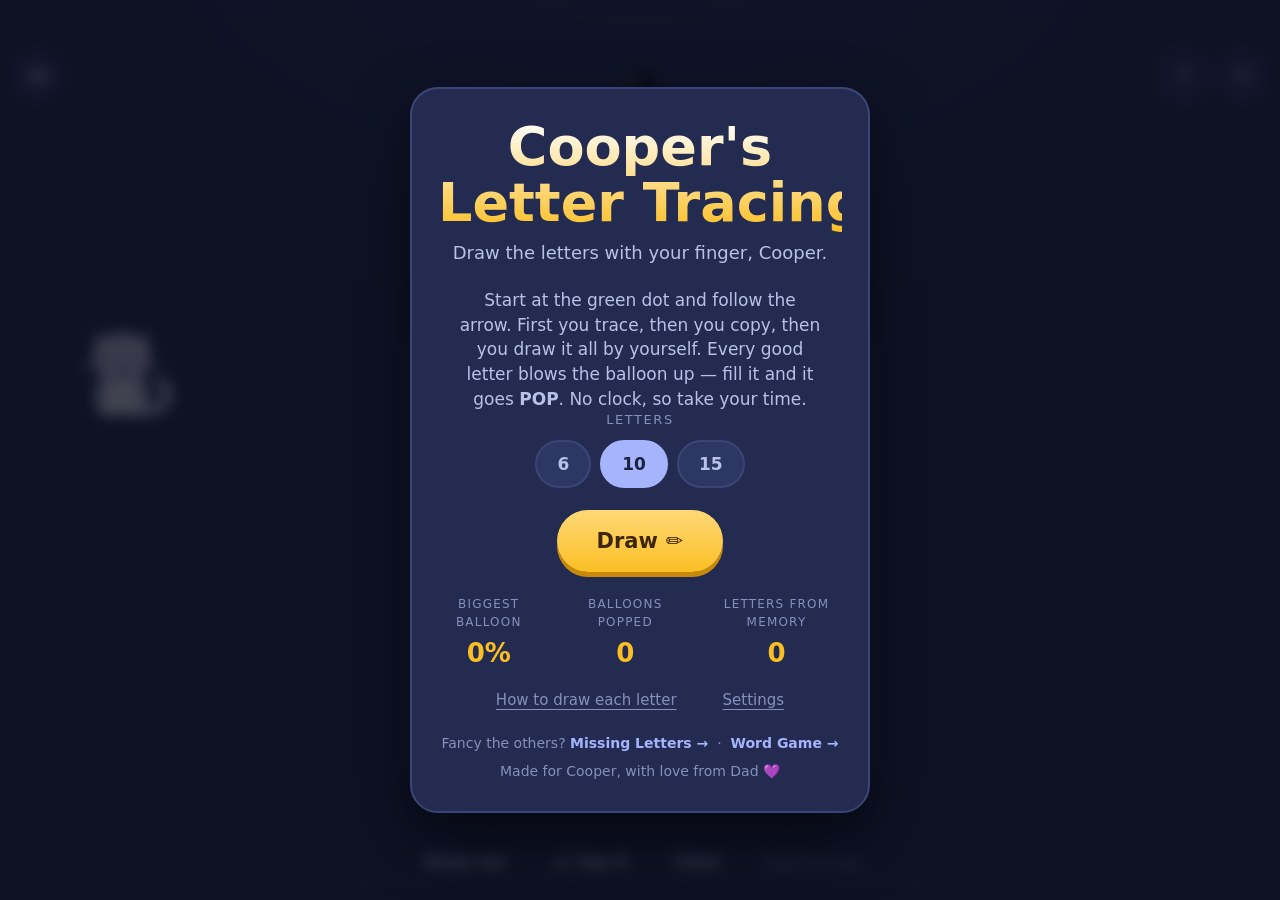
<file: trace.html>
<!DOCTYPE html>
<html lang="en-GB">
<head>
<meta charset="utf-8">
<meta name="viewport" content="width=device-width, initial-scale=1, viewport-fit=cover, user-scalable=no">
<meta name="theme-color" content="#1b2340">
<meta name="apple-mobile-web-app-capable" content="yes">
<meta name="apple-mobile-web-app-status-bar-style" content="black-translucent">
<title>Cooper's Letter Tracing</title>
<link rel="stylesheet" href="css/styles.css?v=2026-09-11.2">
<link rel="stylesheet" href="css/kitten.css?v=2026-09-11.2">
<link rel="stylesheet" href="css/missing.css?v=2026-09-11.2">
<link rel="stylesheet" href="css/trace.css?v=2026-09-11.2">
<link rel="icon" href="data:image/svg+xml,<svg xmlns='http://www.w3.org/2000/svg' viewBox='0 0 100 100'><text y='.9em' font-size='90'>✏️</text></svg>">
</head>
<body class="game-trace">

<canvas id="confetti" aria-hidden="true"></canvas>

<div id="app" class="app is-loading">

  <header class="hud">
    <div class="hud-left">
      <button class="icon-btn" id="pauseBtn" type="button" title="Pause (space)" aria-label="Pause">
        <span class="icon-pause" aria-hidden="true"></span>
      </button>
    </div>

    <div class="hud-balloon">
      <div class="balloon" id="balloon" role="progressbar"
           aria-valuemin="0" aria-valuemax="100" aria-valuenow="0"
           aria-label="How full the balloon is">
        <svg class="balloon-svg" viewBox="0 0 100 140" focusable="false" aria-hidden="true">
          <g class="balloon-body">
            <path class="b-skin" d="M50 6c-24 0-40 20-40 46 0 26 20 46 40 52 20-6 40-26 40-52 0-26-16-46-40-46z"/>
            <!-- The same shape again in a paler rubber, faded up as it fills:
                 stretched rubber goes thin and light, and that is the tell. -->
            <path class="b-stretch" d="M50 6c-24 0-40 20-40 46 0 26 20 46 40 52 20-6 40-26 40-52 0-26-16-46-40-46z"/>
            <ellipse class="b-shine" cx="34" cy="36" rx="10" ry="15"/>
            <path class="b-knot" d="M44 103h12l-4 9h-4z"/>
          </g>
          <path class="b-string" d="M50 112q7 9-1 16 8 7 1 12"/>
        </svg>
      </div>
      <span class="balloon-label" id="balloonLabel">blow it up!</span>
    </div>

    <div class="hud-right">
      <button class="icon-btn" id="helpBtn" type="button" title="How to draw the letters" aria-label="How to draw the letters">?</button>
      <button class="icon-btn" id="settingsBtn" type="button" title="Settings" aria-label="Settings">
        <span class="icon-gear" aria-hidden="true">⚙</span>
      </button>
    </div>
  </header>

  <main class="stage">
    <section class="build trace-build" id="build" aria-label="Draw the letter">

      <div class="ask">
        <div class="letter-big" id="letterBig" aria-hidden="true"></div>
        <div class="ask-text">
          <span class="stage-name" id="stageName">trace</span>
          <p class="cue" id="cue"></p>
        </div>
      </div>

      <div class="board" id="board" data-stage="trace">
        <div class="kitten" id="kitten" aria-hidden="true">
        <svg class="kitten-svg" viewBox="0 0 120 108" focusable="false">
          <!-- Tail: drawn first so it sits behind the body. A single open
               sweep on purpose — curl it into a spiral and the dark page
               shows through the middle, which reads as a hole, not fur. -->
          <g class="k-tail-group">
            <path class="k-tail" d="M84 96 q26 0 28 -18 q2 -12 -8 -14"/>
          </g>

          <!-- body -->
          <path class="k-body" d="M60 46 q-26 0 -30 28 q-3 22 8 26 h44 q11 -4 8 -26 q-4 -28 -30 -28z"/>
          <path class="k-belly" d="M60 62 q-14 0 -16 17 q-1 14 5 17 h22 q6 -3 5 -17 q-2 -17 -16 -17z"/>
          <ellipse class="k-paw k-paw-l" cx="47" cy="96" rx="9" ry="6"/>
          <ellipse class="k-paw k-paw-r" cx="73" cy="96" rx="9" ry="6"/>

          <!-- head -->
          <g class="k-head">
            <path class="k-ear k-ear-l" d="M28 30 l2 -24 l22 13z"/>
            <path class="k-ear k-ear-r" d="M92 30 l-2 -24 l-22 13z"/>
            <path class="k-ear-in k-ear-in-l" d="M33 27 l1.5 -14 l13 8z"/>
            <path class="k-ear-in k-ear-in-r" d="M87 27 l-1.5 -14 l-13 8z"/>

            <ellipse class="k-face" cx="60" cy="34" rx="33" ry="29"/>
            <path class="k-stripe" d="M50 9 l4 10 M60 6 l0 11 M70 9 l-4 10"/>

            <g class="k-eyes">
              <ellipse class="k-eye k-eye-l" cx="47" cy="34" rx="8" ry="9"/>
              <ellipse class="k-eye k-eye-r" cx="73" cy="34" rx="8" ry="9"/>
              <g class="k-pupils">
                <circle class="k-pupil" cx="47" cy="35" r="4.2"/>
                <circle class="k-pupil" cx="73" cy="35" r="4.2"/>
                <circle class="k-glint" cx="48.8" cy="32.4" r="1.7"/>
                <circle class="k-glint" cx="74.8" cy="32.4" r="1.7"/>
              </g>
              <!-- closed eyes, shown for blinks, sleep and big grins -->
              <path class="k-lid k-lid-l" d="M40 34 q7 7 14 0"/>
              <path class="k-lid k-lid-r" d="M66 34 q7 7 14 0"/>
            </g>

            <ellipse class="k-blush k-blush-l" cx="36" cy="45" rx="7" ry="4.5"/>
            <ellipse class="k-blush k-blush-r" cx="84" cy="45" rx="7" ry="4.5"/>

            <path class="k-nose" d="M56.5 45 h7 l-3.5 4z"/>
            <path class="k-mouth" d="M60 49 q-4.5 7 -9 -0.5 M60 49 q4.5 7 9 -0.5"/>
            <path class="k-mouth-open" d="M52 50 q8 12 16 0 q-8 5 -16 0z"/>

            <path class="k-whiskers"
                  d="M30 42 h-16 M30 47 h-15 M90 42 h16 M90 47 h15"/>
          </g>

          <!-- shown only when she gets one right -->
          <g class="k-hearts">
            <path class="k-heart k-heart-1" d="M0 6 a4 4 0 0 1 8 0 a4 4 0 0 1 8 0 q0 8 -8 14 q-8 -6 -8 -14z"/>
            <path class="k-heart k-heart-2" d="M0 6 a4 4 0 0 1 8 0 a4 4 0 0 1 8 0 q0 8 -8 14 q-8 -6 -8 -14z"/>
            <path class="k-heart k-heart-3" d="M0 6 a4 4 0 0 1 8 0 a4 4 0 0 1 8 0 q0 8 -8 14 q-8 -6 -8 -14z"/>
          </g>

          <!-- shown only when the game is paused -->
          <g class="k-zzz">
            <text class="k-z k-z-1" x="94" y="26">z</text>
            <text class="k-z k-z-2" x="102" y="16">z</text>
            <text class="k-z k-z-3" x="110" y="8">z</text>
          </g>
        </svg>
      </div>
        <div class="pad-wrap">
          <canvas class="pad" id="pad" aria-label="Draw here with your finger"></canvas>
          <canvas class="model" id="model" width="192" height="192" aria-hidden="true" hidden></canvas>
        </div>
      </div>

      <p class="message" id="message" aria-live="polite"></p>

      <div class="pad-actions">
        <button class="btn" id="showBtn" type="button">Show me</button>
        <button class="btn" id="sayBtn" type="button" aria-label="Say it again">🔊 Say it</button>
        <button class="btn" id="clearBtn" type="button">Clear</button>
        <button class="btn btn-done" id="doneBtn" type="button" hidden>Done ✓</button>
        <button class="link-btn" id="skipBtn" type="button">Skip this one</button>
      </div>

    </section>
  </main>
</div>

<!-- ─────────────────────────────  Start  ───────────────────────────── -->
<div class="overlay is-open" id="startScreen">
  <div class="panel panel-start">
    <h1 class="title">Cooper's<br>Letter&nbsp;Tracing</h1>
    <p class="subtitle">Draw the letters with your finger, Cooper.</p>

    <div class="loading" id="loadingRow">
      <span class="spinner" aria-hidden="true"></span>
      <span id="loadingText">Getting ready…</span>
    </div>

    <div class="start-body" id="startBody" hidden>
      <p class="panel-text how-to">
        Start at the green dot and follow the arrow. First you trace, then you
        copy, then you draw it all by yourself. Every good letter blows the
        balloon up — fill it and it goes <strong>POP</strong>. No clock, so
        take your time.
      </p>

      <div class="length-choice" role="group" aria-label="How many letters">
        <span class="length-label">Letters</span>
        <div class="chips" id="countChips">
          <button class="chip" type="button" data-letters="6">6</button>
          <button class="chip is-on" type="button" data-letters="10">10</button>
          <button class="chip" type="button" data-letters="15">15</button>
        </div>
      </div>

      <button class="btn btn-play" id="playBtn" type="button">Draw <span aria-hidden="true">✏️</span></button>

      <dl class="records" id="records">
        <div><dt>Biggest balloon</dt><dd id="bestScore">0%</dd></div>
        <div><dt>Balloons popped</dt><dd id="collectionCount">0</dd></div>
        <div><dt>Letters from memory</dt><dd id="masteredCount">0</dd></div>
      </dl>

      <div class="start-links">
        <button class="link-btn" id="startHelpBtn" type="button">How to draw each letter</button>
        <button class="link-btn" id="startSettingsBtn" type="button">Settings</button>
      </div>

      <p class="other-game">
        Fancy the others? <a href="missing.html">Missing Letters →</a> &nbsp;·&nbsp; <a href="index.html">Word Game →</a>
      </p>

      <p class="dedication">Made for Cooper, with love from Dad 💜</p>
    </div>
  </div>
</div>

<!-- ─────────────────────────────  Paused  ───────────────────────────── -->
<div class="overlay" id="pauseScreen">
  <div class="panel">
    <h2 class="panel-title">Paused</h2>
    <p class="panel-text">Take all the time you need, Cooper.</p>
    <button class="btn btn-play" id="resumeBtn" type="button">Keep playing <span aria-hidden="true">▶</span></button>
    <button class="link-btn" id="quitBtn" type="button">Finish this round</button>
  </div>
</div>

<!-- ─────────────────────────────  Results  ──────────────────────────── -->
<div class="overlay" id="endScreen">
  <div class="panel panel-wide">
    <h2 class="panel-title" id="endTitle">All done!</h2>

    <div class="result-stats">
      <div class="stat"><span class="stat-value" id="endFill">0%</span><span class="stat-label">balloon</span></div>
      <div class="stat"><span class="stat-value" id="endLetters">0</span><span class="stat-label">letters</span></div>
      <div class="stat"><span class="stat-value" id="endClean">0</span><span class="stat-label">first go</span></div>
    </div>

    <p class="result-note" id="endNote"></p>

    <div class="missed" id="wobblyBlock" hidden>
      <h3 class="missed-title">Still a bit wobbly</h3>
      <div class="wobbly-letters" id="wobblyList"></div>
      <p class="missed-hint">Tap a letter to hear how to draw it</p>
    </div>

    <div class="panel-actions">
      <button class="btn btn-play" id="againBtn" type="button">Draw again <span aria-hidden="true">✏️</span></button>
      <button class="link-btn" id="homeBtn" type="button">Back to the start</button>
    </div>
  </div>
</div>

<!-- ─────────────────────────  How to draw them  ─────────────────────── -->
<div class="overlay" id="helpScreen">
  <div class="panel panel-wide">
    <h2 class="panel-title">Tricky letters</h2>
    <p class="panel-text">Tap a letter to hear how to draw it, Cooper. Start at the green dot and follow the arrow.</p>

    <div class="help-rules">
      <p class="help-rule"><strong>1.</strong> Which side is the <em>ball</em> on?</p>
      <p class="help-rule"><strong>2.</strong> Does the <em>tail</em> hang below the line?</p>
    </div>

    <div class="help-cards" id="helpCards"></div>

    <div class="help-bed">
      <h3 class="missed-title">The bed trick</h3>
      <p class="panel-text">
        <strong class="tricky-b">b</strong> and <strong class="tricky-d">d</strong> spell
        <strong>bed</strong>. The <strong class="tricky-b">b</strong> is the headboard on the
        left, the <strong class="tricky-d">d</strong> is the foot on the right — so a bed always
        points its balls inwards, towards the pillow.
      </p>
      <div class="bed-figure" aria-hidden="true">
        <span class="tricky-b">b</span><span class="bed-e">e</span><span class="tricky-d">d</span>
      </div>
    </div>

    <div class="help-bed">
      <h3 class="missed-title">You already know one</h3>
      <p class="panel-text">
        There is a <strong class="tricky-p">p</strong> in the middle of your own name — and
        its ball is on the right, with its tail hanging down. Whenever you are stuck on a
        <strong class="tricky-p">p</strong>, picture your name.
      </p>
      <div class="bed-figure" aria-hidden="true">
        <span class="name-quiet">Coo</span><span class="tricky-p">p</span><span class="name-quiet">er</span>
      </div>
    </div>

    <div class="panel-actions">
      <button class="btn btn-play" id="helpCloseBtn" type="button">Got it!</button>
    </div>
  </div>
</div>

<!-- ─────────────────────────────  Reward  ───────────────────────────── -->
<div class="overlay overlay-reward" id="rewardScreen">
  <div class="reward-panel">
    <h2 class="reward-title">POP!<span class="reward-sub">You filled it, Cooper</span></h2>

    <!-- The video, when there is one. This is the only thing in either game
         that reaches the network, and it is loaded here and nowhere else. -->
    <div class="reward-frame" id="rewardFrame" hidden></div>

    <!-- And what happens instead when there is not, or it will not load. -->
    <div class="reward-party" id="rewardParty" hidden>
      <div class="party-balloons" aria-hidden="true">
        <span>🎈</span><span>🎉</span><span>🎈</span><span>✨</span><span>🎈</span>
      </div>
      <p class="panel-text">That is a whole balloon. Look at you.</p>
    </div>

    <button class="btn btn-play" id="rewardDoneBtn" type="button">Done <span aria-hidden="true">✓</span></button>
  </div>
</div>

<!-- ─────────────────────────────  Settings  ─────────────────────────── -->
<div class="overlay" id="settingsScreen">
  <div class="panel">
    <h2 class="panel-title">Settings</h2>

    <ul class="settings-list">
      <li class="setting">
        <label class="switch">
          <input type="checkbox" id="setRewardVideo" checked>
          <span class="switch-track" aria-hidden="true"><span class="switch-knob"></span></span>
          <span class="switch-text">
            <strong>Pony video</strong>
            <small>Play a video when the balloon pops, if there is one to play</small>
          </span>
        </label>
      </li>
      <li class="setting">
        <label class="switch">
          <input type="checkbox" id="setAutoSay" checked>
          <span class="switch-track" aria-hidden="true"><span class="switch-knob"></span></span>
          <span class="switch-text">
            <strong>Say the word</strong>
            <small>Read each new word out as it appears</small>
          </span>
        </label>
      </li>
                  <li class="setting">
        <label class="switch">
          <input type="checkbox" id="setKitten" checked>
          <span class="switch-track" aria-hidden="true"><span class="switch-knob"></span></span>
          <span class="switch-text">
            <strong>Kitten friend</strong>
            <small>A cat that watches and cheers you on</small>
          </span>
        </label>
      </li>
      <li class="setting">
        <label class="switch">
          <input type="checkbox" id="setSound" checked>
          <span class="switch-track" aria-hidden="true"><span class="switch-knob"></span></span>
          <span class="switch-text">
            <strong>Sound effects</strong>
            <small>Little chimes and clicks</small>
          </span>
        </label>
      </li>
      <li class="setting">
        <label class="switch">
          <input type="checkbox" id="setCalm">
          <span class="switch-track" aria-hidden="true"><span class="switch-knob"></span></span>
          <span class="switch-text">
            <strong>Calm mode</strong>
            <small>Smaller celebrations, gentler movement</small>
          </span>
        </label>
      </li>
    </ul>

    <!-- For whoever is keeping an eye on how she is getting on. There is no
         address to type in any more: the log goes to the Firestore project
         named in js/logbook.js. This switch is how to stop it leaving the
         iPad at all - the log still gets kept, and can still be downloaded. -->
    <div class="logbook">
      <h3 class="logbook-title">Practice log</h3>
      <p class="logbook-note">
        Every word and every letter she tries, kept on this device.
        <strong id="logbookCount">0</strong> waiting to be sent.
      </p>
      <label class="switch">
        <input type="checkbox" id="setUploadLog" checked>
        <span class="switch-track" aria-hidden="true"><span class="switch-knob"></span></span>
        <span class="switch-text">
          <strong>Upload practice log</strong>
          <small>Send it up whenever there is a network</small>
        </span>
      </label>
      <p class="logbook-status" id="logbookStatus"></p>
      <div class="logbook-actions">
        <button class="btn btn-small" id="logbookSendBtn" type="button">Send now</button>
        <button class="link-btn" id="logbookExportBtn" type="button">Download the log</button>
      </div>
    </div>

    <!-- Which copy of the game this is, and anything that has gone wrong
         inside it. A tablet can hold on to an old copy of the code for a
         good while, and without this there is no way to tell from the
         outside which one is running. -->
    <div class="logbook">
      <p class="logbook-note">Version <strong id="buildStamp">-</strong></p>
      <p class="logbook-status" id="hiccups"></p>
    </div>

    <div class="panel-actions">
      <button class="btn btn-play" id="settingsCloseBtn" type="button">Done</button>
    </div>
  </div>
</div>

<script src="js/letters.js?v=2026-09-11.2"></script>
<script src="js/speech.js?v=2026-09-11.2"></script>
<script src="js/sound.js?v=2026-09-11.2"></script>
<script src="js/confetti.js?v=2026-09-11.2"></script>
<script src="js/kitten.js?v=2026-09-11.2"></script>
<script src="js/logbook.js?v=2026-09-11.2"></script>
<script src="js/balloon.js?v=2026-09-11.2"></script>
<script src="js/reward.js?v=2026-09-11.2"></script>
<script src="js/strokes.js?v=2026-09-11.2"></script>
<script src="js/recogniser.js?v=2026-09-11.2"></script>
<script src="js/trace.js?v=2026-09-11.2"></script>
</body>
</html>
</file>
<file: css/styles.css>
/* ==========================================================================
   Word Builder
   A spelling game built for a seven year old who mixes up b/d, p/q and n/m.

   Design rules that everything below follows:
     - Big targets. Nothing tappable is under 44px, most are far bigger.
     - One thing at a time. The letters are the brightest thing on screen.
     - Calm palette. No red for mistakes, no flashing, no clutter.
     - The six tricky letters always wear the same colour, everywhere.
   ========================================================================== */

:root {
  /* Surfaces */
  --bg:            #151b33;
  --bg-glow:       #1e2749;
  --surface:       #232c50;
  --surface-2:     #2c3763;
  --surface-line:  #3a4677;

  /* Ink */
  --ink:           #f4f6ff;
  --ink-soft:      #b8c1e8;
  --ink-faint:     #8590bd;

  /* Accents */
  --go:            #34d399;
  --go-dark:       #059669;
  --gold:          #fbbf24;
  --nudge:         #a5b4fc;

  /* The six tricky letters. Each pair is deliberately far apart in hue so
     that colour alone is enough to tell them apart at a glance. */
  --tricky-b:      #4d9bff;
  --tricky-d:      #ff9838;
  --tricky-p:      #c07bff;
  --tricky-q:      #3ddc84;
  --tricky-n:      #ff7bac;
  --tricky-m:      #2fd8d8;

  /* Ordinary letter tiles */
  --tile:          #fdfcf7;
  --tile-edge:     #d9d3c0;
  --tile-ink:      #2a3152;

  --radius:        18px;
  --radius-lg:     28px;
  --shadow:        0 6px 0 rgba(0, 0, 0, .28), 0 10px 24px rgba(0, 0, 0, .28);
  --shadow-soft:   0 4px 18px rgba(0, 0, 0, .25);

  /* A letterform-friendly stack. Comic Sans is genuinely the best widely
     installed face for early readers: single-storey 'a', open counters,
     unambiguous shapes. The rest of the stack keeps that spirit. */
  --font-letters:  "Comic Sans MS", "Comic Neue", "Chalkboard SE", "Chalkboard",
                   "Segoe Print", "Bradley Hand", system-ui, sans-serif;
  --font-ui:       system-ui, -apple-system, "Segoe UI", Roboto, sans-serif;

  --tile-size:     clamp(58px, 13.5vmin, 92px);
  --slot-size:     clamp(52px, 12vmin, 84px);
}

/* --------------------------------------------------------------------------
   Base
   -------------------------------------------------------------------------- */

* { box-sizing: border-box; }

/* A class like `.loading { display: flex }` outranks the browser's own rule
   for [hidden], which silently leaves elements on screen after JS hides them.
   Settle it once, here. */
[hidden] { display: none !important; }

html, body {
  height: 100%;
  margin: 0;
}

body {
  background:
    radial-gradient(1200px 700px at 50% -12%, var(--bg-glow), transparent 62%),
    var(--bg);
  color: var(--ink);
  font-family: var(--font-ui);
  font-size: 17px;
  line-height: 1.45;
  overscroll-behavior: none;
  -webkit-tap-highlight-color: transparent;
  -webkit-text-size-adjust: 100%;
}

/* The whole board is a direct-manipulation surface: text selection and the
   iOS callout menu only ever get in the way of dragging letters around. */
body,
.tile,
.slot {
  user-select: none;
  -webkit-user-select: none;
  -webkit-touch-callout: none;
}

h1, h2, h3 { margin: 0; font-weight: 800; }

button {
  font: inherit;
  color: inherit;
  border: 0;
  background: none;
  cursor: pointer;
}

:focus-visible {
  outline: 3px solid var(--nudge);
  outline-offset: 3px;
  border-radius: 6px;
}

#confetti {
  position: fixed;
  inset: 0;
  width: 100%;
  height: 100%;
  pointer-events: none;
  z-index: 60;
}

/* --------------------------------------------------------------------------
   App shell
   -------------------------------------------------------------------------- */

.app {
  display: flex;
  flex-direction: column;
  min-height: 100%;
  min-height: 100dvh;
  padding: max(10px, env(safe-area-inset-top)) 14px max(14px, env(safe-area-inset-bottom));
  gap: 12px;
}

.app.is-loading { visibility: hidden; }

/* --------------------------------------------------------------------------
   Head-up display
   -------------------------------------------------------------------------- */

.hud {
  display: grid;
  grid-template-columns: 1fr auto 1fr;
  align-items: center;
  gap: 12px;
  flex: none;
}

.hud-left  { display: flex; align-items: center; gap: 10px; }
.hud-right { display: flex; align-items: center; gap: 10px; justify-content: flex-end; }

.timer {
  position: relative;
  width: 62px;
  height: 62px;
  flex: none;
}

.timer-ring {
  width: 100%;
  height: 100%;
  transform: rotate(-90deg);
}

.timer-track,
.timer-fill {
  fill: none;
  stroke-width: 5;
  stroke-linecap: round;
}

.timer-track { stroke: var(--surface-2); }

.timer-fill {
  stroke: var(--go);
  stroke-dasharray: 119.4;      /* 2 * pi * r, r = 19 */
  stroke-dashoffset: 0;
  transition: stroke-dashoffset .95s linear, stroke .6s ease;
}

.timer.is-low   .timer-fill { stroke: var(--gold); }
.timer.is-final .timer-fill { stroke: var(--tricky-d); }
.timer.is-final { animation: soft-pulse 1s ease-in-out infinite; }

@keyframes soft-pulse {
  50% { transform: scale(1.06); }
}

.timer-text {
  position: absolute;
  inset: 0;
  display: grid;
  place-items: center;
  font-variant-numeric: tabular-nums;
  font-weight: 800;
  font-size: 15px;
  letter-spacing: .01em;
}

.hud-score {
  display: flex;
  flex-direction: column;
  align-items: center;
  line-height: 1;
}

.score-value {
  font-family: var(--font-letters);
  font-size: clamp(28px, 6vmin, 42px);
  font-weight: 800;
  color: var(--gold);
  font-variant-numeric: tabular-nums;
}

.score-value.is-bumped { animation: score-bump .45s cubic-bezier(.2, 1.6, .4, 1); }

@keyframes score-bump {
  40% { transform: scale(1.28) rotate(-3deg); }
}

.score-label {
  font-size: 12px;
  text-transform: uppercase;
  letter-spacing: .12em;
  color: var(--ink-faint);
  margin-top: 3px;
}

.icon-btn {
  width: 48px;
  height: 48px;
  border-radius: 50%;
  background: var(--surface);
  border: 2px solid var(--surface-line);
  display: grid;
  place-items: center;
  font-size: 19px;
  font-weight: 800;
  color: var(--ink-soft);
  transition: transform .12s ease, background .18s ease, color .18s ease;
}

.icon-btn:hover  { background: var(--surface-2); color: var(--ink); }
.icon-btn:active { transform: scale(.92); }

.icon-pause {
  width: 14px;
  height: 16px;
  border-left: 5px solid currentColor;
  border-right: 5px solid currentColor;
}

.app.is-paused .icon-pause {
  width: 0;
  height: 0;
  border: 9px solid transparent;
  border-left: 15px solid currentColor;
  border-right: 0;
  margin-left: 4px;
}

/* --------------------------------------------------------------------------
   Stage layout
   -------------------------------------------------------------------------- */

.stage {
  flex: 1;
  display: grid;
  grid-template-columns: minmax(0, 1fr);
  grid-template-areas: "build" "grid" "found";
  gap: 12px;
  align-content: start;
  max-width: 1180px;
  width: 100%;
  margin: 0 auto;
}

.build     { grid-area: build; }
.grid-wrap { grid-area: grid; }
.found     { grid-area: found; }

@media (min-width: 900px) {
  .stage {
    grid-template-columns: minmax(0, 1fr) 290px;
    grid-template-areas:
      "build found"
      "grid  found";
    gap: 16px 22px;
    align-content: center;
  }
}

/* --------------------------------------------------------------------------
   The line you build the word on
   -------------------------------------------------------------------------- */

.build {
  position: relative;
  display: flex;
  flex-direction: column;
  align-items: center;
  gap: 12px;
  /* Head-room for the kitten, which perches on the top rim of the word line.
     Derived from --cat-size (see css/kitten.css) so the two cannot drift
     apart; the drawing is 120x108, hence the 0.9. Keeping the cat out of the
     line entirely means it can never sit on a tile, however long the word or
     narrow the screen. */
  padding-top: calc(var(--cat-size, 0px) * 0.9 + 6px);
}

.word-line {
  position: relative;
  display: flex;
  align-items: center;
  justify-content: center;
  /* Wraps so that piling on more letters than any word needs still looks
     deliberate rather than broken. */
  flex-wrap: wrap;
  row-gap: 8px;
  width: 100%;
  min-height: calc(var(--slot-size) + 30px);
  padding: 12px 10px;
  border-radius: var(--radius-lg);
  background: linear-gradient(180deg, rgba(255, 255, 255, .05), rgba(255, 255, 255, .02));
  border: 3px dashed var(--surface-line);
  transition: border-color .2s ease, background .2s ease, transform .2s ease;
}

.word-line.is-target {
  border-color: var(--nudge);
  border-style: solid;
  background: rgba(165, 180, 252, .1);
}

.word-line.is-word {
  border-color: var(--go);
  border-style: solid;
  background: rgba(52, 211, 153, .09);
}

.word-line.is-wrong { animation: shake .42s ease; }

@keyframes shake {
  20%, 60% { transform: translateX(-9px); }
  40%, 80% { transform: translateX(9px); }
}

.word-line-empty {
  margin: 0;
  color: var(--ink-faint);
  font-size: clamp(14px, 3.4vmin, 18px);
  text-align: center;
  pointer-events: none;
}

.word-line.has-letters .word-line-empty { display: none; }

/* Gaps between letters double as drop targets, so they need real width. */
.gap {
  position: relative;
  width: 12px;
  align-self: stretch;
  flex: none;
  border-radius: 4px;
}

.gap::after {
  content: "";
  position: absolute;
  left: 50%;
  top: 12%;
  bottom: 12%;
  width: 4px;
  transform: translateX(-50%) scaleY(0);
  border-radius: 4px;
  background: var(--nudge);
  transition: transform .14s ease;
}

.gap.is-active { width: 30px; }
.gap.is-active::after { transform: translateX(-50%) scaleY(1); }

.gap.is-caret::after {
  transform: translateX(-50%) scaleY(1);
  background: var(--ink-faint);
  animation: caret-blink 1.1s steps(2, start) infinite;
}

@keyframes caret-blink { 50% { opacity: 0; } }

/* --------------------------------------------------------------------------
   Letter tiles
   -------------------------------------------------------------------------- */

.tile {
  position: relative;
  display: grid;
  place-items: center;
  width: var(--tile-size);
  height: var(--tile-size);
  border-radius: var(--radius);
  background: var(--tile);
  color: var(--tile-ink);
  border: 0;
  border-bottom: 5px solid var(--tile-edge);
  box-shadow: var(--shadow-soft);
  font-family: var(--font-letters);
  font-size: calc(var(--tile-size) * .56);
  font-weight: 700;
  line-height: 1;
  touch-action: none;
  transition: transform .14s cubic-bezier(.2, 1.4, .4, 1), box-shadow .14s ease, opacity .14s ease;
}

.tile:hover  { transform: translateY(-3px); }
.tile:active { transform: translateY(1px) scale(.97); }

.tile-letter {
  /* Nudge the glyph up so descenders (p, q, g, y) sit inside the tile and the
     letter still looks centred. */
  transform: translateY(-4%);
  pointer-events: none;
}

/* With a cue underneath, the glyph shrinks a little and rides higher to make
   room. The colour still carries the identity, so this costs nothing. */
.tile.has-helper { font-size: calc(var(--tile-size) * .49); }
.tile.has-helper .tile-letter { transform: translateY(-22%); }

/* Ball-and-stick cue drawn under the six tricky letters. */
.tile-cue {
  position: absolute;
  left: 50%;
  bottom: 5%;
  transform: translateX(-50%);
  width: 62%;
  height: 32%;
  pointer-events: none;
}

/* The ball is the answer to "which side?", so it is the solid one. */
.tile-cue .cue-ball  { fill: currentColor; }
.tile-cue .cue-stick { fill: currentColor; opacity: .45; }
.tile-cue .cue-arch  { fill: none; stroke: currentColor; stroke-width: 8; stroke-linecap: round; }

/* The writing line, so "tail hangs below the line" is literally true. */
.tile-cue .cue-base {
  stroke: var(--tile-ink);
  stroke-width: 3;
  opacity: .38;
  stroke-linecap: round;
}

/* Each tricky letter keeps its colour wherever it appears. */
.tricky-b { color: var(--tricky-b); }
.tricky-d { color: var(--tricky-d); }
.tricky-p { color: var(--tricky-p); }
.tricky-q { color: var(--tricky-q); }
.tricky-n { color: var(--tricky-n); }
.tricky-m { color: var(--tricky-m); }

.tile.is-tricky {
  background: var(--tile);
  border-bottom-color: currentColor;
  box-shadow: var(--shadow-soft), inset 0 0 0 3px currentColor;
}

.tile.is-tricky .tile-letter { color: currentColor; }

/* Tiles sitting on the word line, slightly smaller than the grid so a long
   word still fits across a phone. */
.word-line .tile {
  width: var(--slot-size);
  height: var(--slot-size);
  font-size: calc(var(--slot-size) * .56);
  flex: none;
}

.tile.is-dragging {
  position: fixed;
  z-index: 70;
  margin: 0;
  transform: scale(1.14) rotate(-3deg);
  box-shadow: 0 18px 34px rgba(0, 0, 0, .45);
  pointer-events: none;
  transition: none;
}

.tile.is-returning {
  transition: transform .34s cubic-bezier(.3, 1.1, .4, 1), opacity .34s ease;
}

.tile.is-landing { animation: tile-land .32s cubic-bezier(.2, 1.7, .4, 1); }

@keyframes tile-land {
  0%   { transform: scale(1.2); }
  100% { transform: scale(1); }
}

.tile.is-celebrating { animation: tile-cheer .62s cubic-bezier(.2, 1.5, .4, 1) both; }

@keyframes tile-cheer {
  0%   { transform: translateY(0) scale(1); }
  35%  { transform: translateY(-24px) scale(1.16) rotate(-6deg); }
  100% { transform: translateY(-6px) scale(0) rotate(10deg); opacity: 0; }
}

.tile.is-nudged { animation: nudge-wobble .8s ease-in-out 2; }

@keyframes nudge-wobble {
  25% { transform: rotate(-11deg) scale(1.08); }
  75% { transform: rotate(11deg) scale(1.08); }
}

/* A ghost of the finished word, arcing over to the found list. */
.flying-word {
  position: fixed;
  z-index: 75;
  transform: translate(-50%, -50%);
  font-family: var(--font-letters);
  font-size: clamp(30px, 7vmin, 50px);
  font-weight: 800;
  color: var(--go);
  text-shadow: 0 3px 14px rgba(52, 211, 153, .45);
  pointer-events: none;
  transition: transform .72s cubic-bezier(.4, 0, .3, 1), opacity .72s ease-in;
}

/* --------------------------------------------------------------------------
   The grid of available letters
   -------------------------------------------------------------------------- */

.grid-wrap {
  display: flex;
  flex-direction: column;
  align-items: center;
  gap: 12px;
}

.grid {
  display: grid;
  grid-template-columns: repeat(4, var(--tile-size));
  gap: clamp(8px, 1.8vmin, 14px);
  justify-content: center;
}

.slot {
  position: relative;
  width: var(--tile-size);
  height: var(--tile-size);
  border-radius: var(--radius);
  background: rgba(255, 255, 255, .04);
  box-shadow: inset 0 0 0 2px rgba(255, 255, 255, .05);
}

.slot .tile { position: absolute; inset: 0; width: 100%; height: 100%; }

.btn-shuffle { align-self: center; }

/* --------------------------------------------------------------------------
   Buttons
   -------------------------------------------------------------------------- */

.build-actions {
  display: flex;
  flex-wrap: wrap;
  align-items: center;
  justify-content: center;
  gap: 10px;
}

.btn {
  display: inline-flex;
  align-items: center;
  gap: 8px;
  min-height: 52px;
  padding: 0 22px;
  border-radius: 999px;
  font-weight: 800;
  font-size: 17px;
  transition: transform .12s ease, background .18s ease, box-shadow .18s ease, opacity .18s ease;
}

.btn:active { transform: translateY(2px) scale(.98); }

.btn-quiet {
  background: var(--surface);
  color: var(--ink-soft);
  border: 2px solid var(--surface-line);
}

.btn-quiet:hover { background: var(--surface-2); color: var(--ink); }

.btn-go {
  background: linear-gradient(180deg, #3ee6a8, var(--go));
  color: #06301f;
  box-shadow: 0 5px 0 var(--go-dark);
  padding: 0 30px;
}

.btn-go:disabled {
  background: var(--surface);
  color: var(--ink-faint);
  box-shadow: none;
  cursor: default;
  opacity: .65;
}

.btn-go.is-glowing {
  animation: go-glow 1.1s ease-in-out infinite;
}

@keyframes go-glow {
  0%, 100% { box-shadow: 0 5px 0 var(--go-dark), 0 0 0 0 rgba(52, 211, 153, .5); }
  50%      { box-shadow: 0 5px 0 var(--go-dark), 0 0 0 14px rgba(52, 211, 153, 0); }
}

.btn-play {
  background: linear-gradient(180deg, #ffd977, var(--gold));
  color: #3d2600;
  box-shadow: 0 5px 0 #c98a09;
  min-height: 62px;
  padding: 0 40px;
  font-size: 21px;
}

.link-btn {
  color: var(--ink-faint);
  text-decoration: underline;
  text-underline-offset: 4px;
  padding: 10px 14px;
  font-size: 15px;
  min-height: 44px;
}

.link-btn:hover { color: var(--ink); }

/* --------------------------------------------------------------------------
   Feedback line
   -------------------------------------------------------------------------- */

.message {
  margin: 0;
  min-height: 30px;
  text-align: center;
  font-size: clamp(15px, 3.4vmin, 19px);
  font-weight: 700;
  color: var(--ink-soft);
  transition: color .2s ease;
}

.message.is-good  { color: var(--go); }
.message.is-nudge { color: var(--nudge); }

.message.is-shown { animation: pop-in .3s cubic-bezier(.2, 1.5, .4, 1); }

@keyframes pop-in {
  from { transform: scale(.86); opacity: 0; }
}

.message strong {
  font-family: var(--font-letters);
  font-size: 1.22em;
}

/* --------------------------------------------------------------------------
   Found words
   -------------------------------------------------------------------------- */

.found {
  display: flex;
  flex-direction: column;
  min-height: 0;
  padding: 14px;
  border-radius: var(--radius-lg);
  background: rgba(255, 255, 255, .035);
  border: 2px solid var(--surface-line);
}

.found-title {
  display: flex;
  align-items: center;
  gap: 9px;
  font-size: 14px;
  text-transform: uppercase;
  letter-spacing: .1em;
  color: var(--ink-faint);
  margin-bottom: 10px;
}

.found-count {
  display: grid;
  place-items: center;
  min-width: 30px;
  height: 30px;
  padding: 0 8px;
  border-radius: 999px;
  background: var(--gold);
  color: #3d2600;
  font-size: 15px;
  font-weight: 800;
  letter-spacing: 0;
}

.found-list {
  list-style: none;
  margin: 0;
  padding: 0;
  display: flex;
  flex-wrap: wrap;
  gap: 8px;
  overflow-y: auto;
  max-height: 30vh;
}

@media (min-width: 900px) {
  .found-list { max-height: min(52vh, 460px); }
}

.found-word {
  display: inline-flex;
  align-items: center;
  gap: 7px;
  padding: 7px 13px;
  border-radius: 999px;
  background: var(--surface-2);
  border: 2px solid transparent;
  font-family: var(--font-letters);
  font-size: 18px;
  font-weight: 700;
  color: var(--ink);
  transition: transform .12s ease, border-color .18s ease;
}

.found-word:hover { border-color: var(--nudge); transform: translateY(-2px); }

.found-word .pts {
  font-family: var(--font-ui);
  font-size: 12px;
  font-weight: 800;
  color: var(--gold);
}

.found-word.is-new { animation: chip-in .5s cubic-bezier(.2, 1.5, .4, 1); }

@keyframes chip-in {
  from { transform: scale(0) rotate(-12deg); opacity: 0; }
}

.found-empty {
  margin: 0;
  color: var(--ink-faint);
  font-size: 15px;
}

.found-list:not(:empty) + .found-empty { display: none; }

/* --------------------------------------------------------------------------
   Overlays
   -------------------------------------------------------------------------- */

.overlay {
  position: fixed;
  inset: 0;
  z-index: 80;
  display: none;
  place-items: center;
  padding: 20px;
  background: rgba(12, 16, 32, .78);
  backdrop-filter: blur(7px);
  -webkit-backdrop-filter: blur(7px);
  overflow-y: auto;
}

.overlay.is-open { display: grid; }

.panel {
  width: min(100%, 460px);
  margin: auto;
  padding: 30px 26px;
  border-radius: var(--radius-lg);
  background: var(--surface);
  border: 2px solid var(--surface-line);
  box-shadow: 0 24px 60px rgba(0, 0, 0, .5);
  text-align: center;
  animation: panel-in .32s cubic-bezier(.2, 1.3, .4, 1);
}

.panel-wide { width: min(100%, 640px); }

@keyframes panel-in {
  from { transform: translateY(18px) scale(.96); opacity: 0; }
}

.title {
  font-family: var(--font-letters);
  font-size: clamp(38px, 9vmin, 58px);
  line-height: 1.05;
  background: linear-gradient(180deg, #fff, var(--gold));
  -webkit-background-clip: text;
  background-clip: text;
  color: transparent;
}

.subtitle {
  margin: 8px 0 22px;
  color: var(--ink-soft);
  font-size: 18px;
}

.panel-title {
  font-family: var(--font-letters);
  font-size: clamp(26px, 6vmin, 36px);
  margin-bottom: 8px;
}

.panel-text {
  margin: 0 0 18px;
  color: var(--ink-soft);
}

.panel-actions {
  display: flex;
  flex-direction: column;
  align-items: center;
  gap: 6px;
  margin-top: 22px;
}

.loading {
  display: flex;
  align-items: center;
  justify-content: center;
  gap: 12px;
  padding: 26px 0;
  color: var(--ink-soft);
}

.spinner {
  width: 22px;
  height: 22px;
  border: 3px solid var(--surface-line);
  border-top-color: var(--gold);
  border-radius: 50%;
  animation: spin .8s linear infinite;
}

@keyframes spin { to { transform: rotate(360deg); } }

/* Start screen */

.length-choice {
  display: flex;
  flex-direction: column;
  align-items: center;
  gap: 10px;
  margin-bottom: 22px;
}

.length-label {
  font-size: 13px;
  text-transform: uppercase;
  letter-spacing: .12em;
  color: var(--ink-faint);
}

.chips { display: flex; gap: 9px; }

.chip {
  min-height: 48px;
  padding: 0 20px;
  border-radius: 999px;
  background: var(--surface-2);
  border: 2px solid var(--surface-line);
  color: var(--ink-soft);
  font-weight: 800;
  transition: transform .12s ease, background .18s ease;
}

.chip:active { transform: scale(.95); }

.chip.is-on {
  background: var(--nudge);
  border-color: var(--nudge);
  color: #1b2340;
}

.records {
  display: flex;
  justify-content: center;
  gap: 34px;
  margin: 24px 0 6px;
}

.records div { text-align: center; }

.records dt {
  font-size: 12px;
  text-transform: uppercase;
  letter-spacing: .1em;
  color: var(--ink-faint);
}

.records dd {
  margin: 4px 0 0;
  font-size: 26px;
  font-weight: 800;
  color: var(--gold);
  font-variant-numeric: tabular-nums;
}

.start-links {
  display: flex;
  flex-wrap: wrap;
  justify-content: center;
  gap: 4px 18px;
  margin-top: 4px;
}

/* The way across to the other game. Both start screens carry one, so it
   lives here rather than in either game's own stylesheet. */
.other-game {
  margin: 10px 0 0;
  font-size: 14px;
  color: var(--ink-faint);
}

.other-game a {
  color: var(--nudge);
  text-decoration: none;
  font-weight: 700;
}

.other-game a:hover { color: var(--ink); }

.dedication {
  margin: 8px 0 0;
  font-size: 14px;
  color: var(--ink-faint);
}

/* Cooper, with the p picked out — the same colour it wears on the tiles. */
.name-quiet { color: var(--ink-soft); }

/* Results */

.result-stats {
  display: grid;
  grid-template-columns: repeat(4, 1fr);
  gap: 10px;
  margin: 20px 0;
}

.stat {
  display: flex;
  flex-direction: column;
  gap: 4px;
  padding: 14px 6px;
  border-radius: var(--radius);
  background: var(--surface-2);
}

.stat-value {
  font-family: var(--font-letters);
  font-size: clamp(20px, 5vmin, 28px);
  font-weight: 800;
  color: var(--gold);
  line-height: 1.1;
  word-break: break-word;
}

.stat-label {
  font-size: 11px;
  text-transform: uppercase;
  letter-spacing: .07em;
  color: var(--ink-faint);
}

.result-note {
  margin: 0;
  font-size: 18px;
  font-weight: 700;
  color: var(--go);
  min-height: 26px;
}

.missed { margin-top: 22px; text-align: left; }

.missed-title {
  font-size: 13px;
  text-transform: uppercase;
  letter-spacing: .1em;
  color: var(--ink-faint);
  margin-bottom: 10px;
}

.missed-list {
  list-style: none;
  margin: 0;
  padding: 0;
  display: flex;
  flex-wrap: wrap;
  gap: 8px;
}

.missed-list .found-word { background: var(--surface-2); font-size: 17px; }

.missed-hint {
  margin: 10px 0 0;
  font-size: 13px;
  color: var(--ink-faint);
}

/* Tricky letter guide */

.help-rules {
  display: flex;
  flex-direction: column;
  gap: 6px;
  margin-bottom: 20px;
  text-align: left;
  padding: 14px 16px;
  border-radius: var(--radius);
  background: var(--surface-2);
}

.help-rule { margin: 0; color: var(--ink-soft); }
.help-rule strong { color: var(--gold); margin-right: 6px; }
.help-rule em { color: var(--ink); font-style: normal; font-weight: 800; }

.help-cards {
  display: grid;
  grid-template-columns: repeat(auto-fit, minmax(126px, 1fr));
  gap: 10px;
}

.help-card {
  display: flex;
  flex-direction: column;
  align-items: center;
  gap: 8px;
  padding: 14px 8px;
  border-radius: var(--radius);
  background: var(--surface-2);
  box-shadow: inset 0 0 0 2px currentColor;
}

.help-card .tile {
  width: 66px;
  height: 66px;
  font-size: 37px;
  box-shadow: var(--shadow-soft), inset 0 0 0 3px currentColor;
}

.help-card-text {
  font-size: 13px;
  line-height: 1.35;
  color: var(--ink-soft);
  text-align: center;
}

.help-card-text b { color: currentColor; }

.help-bed { margin-top: 22px; text-align: left; }

.bed-figure {
  display: flex;
  justify-content: center;
  gap: 2px;
  font-family: var(--font-letters);
  font-size: 64px;
  font-weight: 700;
  line-height: 1;
  padding: 14px 0 6px;
}

.bed-e { color: var(--ink-soft); }

/* Settings */

.settings-list {
  list-style: none;
  margin: 0;
  padding: 0;
  display: flex;
  flex-direction: column;
  gap: 4px;
  text-align: left;
}

.switch {
  display: flex;
  align-items: center;
  gap: 14px;
  padding: 12px 10px;
  border-radius: var(--radius);
  cursor: pointer;
  transition: background .15s ease;
}

.switch:hover { background: var(--surface-2); }

.switch input {
  position: absolute;
  opacity: 0;
  width: 0;
  height: 0;
}

.switch-track {
  flex: none;
  width: 58px;
  height: 34px;
  border-radius: 999px;
  background: var(--surface-line);
  padding: 4px;
  transition: background .2s ease;
}

.switch-knob {
  display: block;
  width: 26px;
  height: 26px;
  border-radius: 50%;
  background: var(--ink-soft);
  transition: transform .2s cubic-bezier(.3, 1.4, .5, 1), background .2s ease;
}

.switch input:checked + .switch-track { background: var(--go); }
.switch input:checked + .switch-track .switch-knob {
  transform: translateX(24px);
  background: #fff;
}

.switch input:focus-visible + .switch-track {
  outline: 3px solid var(--nudge);
  outline-offset: 3px;
}

.switch-text strong { display: block; font-size: 16px; }
.switch-text small  { display: block; color: var(--ink-faint); font-size: 13px; line-height: 1.35; }

/* --------------------------------------------------------------------------
   Calm mode and reduced motion
   -------------------------------------------------------------------------- */

.calm .tile.is-celebrating { animation-duration: .32s; }
.calm .timer.is-final      { animation: none; }
.calm .btn-go.is-glowing   { animation: none; box-shadow: 0 5px 0 var(--go-dark), 0 0 0 5px rgba(52, 211, 153, .35); }
.calm .score-value.is-bumped { animation: none; }
.calm .found-word.is-new   { animation-duration: .2s; }

@media (prefers-reduced-motion: reduce) {
  *,
  *::before,
  *::after {
    animation-duration: .01ms !important;
    animation-iteration-count: 1 !important;
    transition-duration: .01ms !important;
  }
}

/* --------------------------------------------------------------------------
   Small screens
   -------------------------------------------------------------------------- */

@media (max-width: 420px) {
  body { font-size: 16px; }
  .btn { min-height: 48px; padding: 0 18px; font-size: 16px; }
  .result-stats { grid-template-columns: repeat(2, 1fr); }
  .panel { padding: 24px 18px; }
}

/* Landscape phones: every pixel of height counts, so shrink the chrome. */
@media (max-height: 560px) and (orientation: landscape) {
  .app { gap: 8px; padding-top: 6px; }
  .timer { width: 50px; height: 50px; }
  .word-line { min-height: calc(var(--slot-size) + 18px); padding: 7px; }
  .found-list { max-height: 22vh; }
}
</file>
<file: css/kitten.css>
/* ==========================================================================
   kitten.css — the cat that watches her play.

   Two rules govern everything here:

     1. It must never compete with the letters. Idle is almost still, the
        palette avoids all six tricky-letter colours, and it sits above the
        word line where it cannot cover a tile at any width.
     2. Every reaction has several animations rather than one. A single fixed
        celebration stops being a reward after about four goes; js/kitten.js
        picks a different one each time.
   ========================================================================== */

:root {
  /* A soft lilac-grey cat. Deliberately none of the tricky-letter hues, so
     the kitten can never be mistaken for a letter cue. */
  --cat-fur:     #ded9ec;
  --cat-shade:   #c6bfdd;
  --cat-cream:   #fdfcf7;
  --cat-rose:    #efa3b6;
  --cat-ink:     #2a3152;

  /* One source of truth for the size: .build reserves head-room from this, so
     the cat can never grow into the word line or float away from it. */
  --cat-size:    clamp(64px, 13vmin, 104px);
}

.kitten {
  position: absolute;
  top: 0;
  left: clamp(2px, 2vw, 20px);
  width: var(--cat-size);
  transform-origin: 50% 100%;
  pointer-events: none;
  z-index: 2;
}

.kitten-svg {
  display: block;
  width: 100%;
  height: auto;
  overflow: visible;
}

/* --------------------------------------------------------------------------
   The cat itself
   -------------------------------------------------------------------------- */

.k-body   { fill: var(--cat-fur); }
.k-belly  { fill: var(--cat-cream); }
.k-paw    { fill: var(--cat-cream); }
.k-face   { fill: var(--cat-fur); }
.k-ear    { fill: var(--cat-fur); }
.k-ear-in { fill: var(--cat-rose); }
.k-tail   { fill: none; stroke: var(--cat-fur); stroke-width: 11; stroke-linecap: round; }
.k-eye    { fill: var(--cat-cream); }
.k-pupil  { fill: var(--cat-ink); }
.k-glint  { fill: #fff; }
.k-nose   { fill: var(--cat-rose); }
.k-blush  { fill: var(--cat-rose); opacity: .45; }

.k-stripe {
  fill: none;
  stroke: var(--cat-shade);
  stroke-width: 4;
  stroke-linecap: round;
}

.k-mouth {
  fill: none;
  stroke: var(--cat-ink);
  stroke-width: 2.4;
  stroke-linecap: round;
}

.k-whiskers {
  fill: none;
  stroke: var(--cat-shade);
  stroke-width: 2.2;
  stroke-linecap: round;
}

/* Hidden until a reaction asks for them. */
.k-lid        { fill: none; stroke: var(--cat-ink); stroke-width: 2.6; stroke-linecap: round; opacity: 0; }
.k-mouth-open { fill: var(--cat-rose); opacity: 0; }
.k-hearts     { opacity: 0; }
.k-heart      { fill: var(--cat-rose); }
.k-zzz        { opacity: 0; }
.k-z          { fill: var(--ink-soft); font-family: var(--font-letters); font-size: 15px; font-weight: 800; }

/* Transform origins, so heads turn about the neck and ears flick at the base. */
.k-head       { transform-origin: 60px 46px; }
.k-ear-l, .k-ear-in-l { transform-origin: 40px 28px; }
.k-ear-r, .k-ear-in-r { transform-origin: 80px 28px; }
.k-tail-group { transform-origin: 88px 92px; }
.k-paw-l      { transform-origin: 47px 96px; }
.k-paw-r      { transform-origin: 73px 96px; }
.k-eyes       { transform-origin: 60px 34px; }
.k-pupils     { transition: transform .18s ease-out; }

/* --------------------------------------------------------------------------
   Always running: breathing, and a tail that never quite settles
   -------------------------------------------------------------------------- */

.kitten-svg   { animation: k-breathe 3.4s ease-in-out infinite; transform-origin: 60px 100px; }
.k-tail-group { animation: k-tail-idle 4.2s ease-in-out infinite; }

@keyframes k-breathe {
  50% { transform: scaleY(1.025) scaleX(.99); }
}

@keyframes k-tail-idle {
  0%, 100% { transform: rotate(0deg); }
  50%      { transform: rotate(-11deg); }
}

/* ==========================================================================
   Reactions. Each block is one option out of several for that state, and
   js/kitten.js chooses between them.
   ========================================================================== */

/* ---- idle fidgets, fired now and then so she never looks frozen ---- */

.k-idle-blink .k-lid    { animation: k-blink 1.1s ease-in-out; }
.k-idle-blink .k-pupils { animation: k-pupils-hide 1.1s ease-in-out; }

@keyframes k-blink {
  0%, 34%, 46%, 100% { opacity: 0; }
  36%, 44%           { opacity: 1; }
}
@keyframes k-pupils-hide {
  0%, 34%, 46%, 100% { opacity: 1; }
  36%, 44%           { opacity: 0; }
}

.k-idle-earflick .k-ear-l,
.k-idle-earflick .k-ear-in-l { animation: k-earflick .7s ease-in-out; }

@keyframes k-earflick {
  30% { transform: rotate(-13deg); }
  60% { transform: rotate(5deg); }
}

.k-idle-tailflick .k-tail-group { animation: k-tailflick 1s ease-in-out; }

@keyframes k-tailflick {
  25% { transform: rotate(24deg); }
  55% { transform: rotate(-18deg); }
  80% { transform: rotate(8deg); }
}

.k-idle-tilt .k-head { animation: k-tilt 1.8s ease-in-out; }

@keyframes k-tilt {
  30%, 60% { transform: rotate(-8deg); }
}

.k-idle-look .k-pupils { animation: k-look 2.4s ease-in-out; }

@keyframes k-look {
  20%, 30% { transform: translateX(3px); }
  55%, 65% { transform: translateX(-3px); }
}

.k-idle-yawn .k-mouth-open { animation: k-yawn 1.6s ease-in-out; }
.k-idle-yawn .k-lid        { animation: k-yawn-lids 1.6s ease-in-out; }
.k-idle-yawn .k-pupils     { animation: k-yawn-pupils 1.6s ease-in-out; }
.k-idle-yawn .k-mouth      { animation: k-hide 1.6s ease-in-out; }

@keyframes k-yawn        { 0%, 100% { opacity: 0; transform: scaleY(.2); }
                           35%, 65% { opacity: 1; transform: scaleY(1); } }
@keyframes k-yawn-lids   { 0%, 100% { opacity: 0; } 30%, 70% { opacity: 1; } }
@keyframes k-yawn-pupils { 0%, 100% { opacity: 1; } 30%, 70% { opacity: 0; } }
@keyframes k-hide        { 30%, 70% { opacity: 0; } }

/* ---- watching: a letter just went down ---- */

.k-watch-perk .k-ear-l, .k-watch-perk .k-ear-in-l { animation: k-perk-l .6s ease-out; }
.k-watch-perk .k-ear-r, .k-watch-perk .k-ear-in-r { animation: k-perk-r .6s ease-out; }

@keyframes k-perk-l { 40% { transform: rotate(-9deg) translateY(-3px); } }
@keyframes k-perk-r { 40% { transform: rotate(9deg) translateY(-3px); } }

.k-watch-lean .k-head { animation: k-lean .8s ease-in-out; }

@keyframes k-lean { 45% { transform: translateY(3px) rotate(4deg); } }

.k-watch-bob { animation: k-bob .55s ease-in-out; }

@keyframes k-bob { 50% { transform: translateY(-4px); } }

.k-watch-blink .k-lid    { animation: k-blink .7s ease-in-out; }
.k-watch-blink .k-pupils { animation: k-pupils-hide .7s ease-in-out; }

/* ---- close: one letter away from a real word ---- */

.k-close-wiggle { animation: k-wiggle .8s ease-in-out; }

@keyframes k-wiggle {
  20%, 60% { transform: rotate(-4deg); }
  40%, 80% { transform: rotate(4deg); }
}

.k-close-bounce { animation: k-bounce-small .75s cubic-bezier(.3, 1.5, .5, 1); }

@keyframes k-bounce-small {
  30% { transform: translateY(-9px) scaleY(1.05); }
  60% { transform: translateY(0) scaleY(.96); }
}

.k-close-paws .k-paw-l { animation: k-paw-tap .8s ease-in-out; }
.k-close-paws .k-paw-r { animation: k-paw-tap .8s ease-in-out .12s; }

@keyframes k-paw-tap {
  25% { transform: translateY(-7px); }
  50% { transform: translateY(0); }
  75% { transform: translateY(-4px); }
}

.k-close-eyes .k-eyes  { animation: k-eyes-wide .9s ease-in-out; }
.k-close-eyes .k-blush { animation: k-blush-up .9s ease-in-out; }

@keyframes k-eyes-wide { 40%, 65% { transform: scale(1.16); } }
@keyframes k-blush-up  { 40%, 65% { opacity: .8; } }

.k-close-ears .k-ear-l, .k-close-ears .k-ear-in-l,
.k-close-ears .k-ear-r, .k-close-ears .k-ear-in-r { animation: k-ears-twitch .9s ease-in-out 2; }

@keyframes k-ears-twitch { 50% { transform: translateY(-4px) scaleY(1.1); } }

/* ---- ready: the line already spells a word she has not found ---- */

.k-ready-shimmy { animation: k-shimmy 1s ease-in-out; }

@keyframes k-shimmy {
  15%, 45%, 75% { transform: translateX(-4px) rotate(-3deg); }
  30%, 60%, 90% { transform: translateX(4px) rotate(3deg); }
}

.k-ready-hop { animation: k-hop-twice 1s cubic-bezier(.3, 1.4, .5, 1); }

@keyframes k-hop-twice {
  20% { transform: translateY(-14px); }
  40% { transform: translateY(0); }
  60% { transform: translateY(-8px); }
  80% { transform: translateY(0); }
}

.k-ready-stretch .k-head { animation: k-crane 1.1s ease-in-out; }
.k-ready-stretch .k-eyes { animation: k-eyes-wide 1.1s ease-in-out; }

@keyframes k-crane { 40%, 70% { transform: translateY(-6px) scale(1.05); } }

/* ---- cheer: she found a word ---- */

.k-cheer-jump { animation: k-jump 1s cubic-bezier(.25, 1.5, .45, 1); }

@keyframes k-jump {
  25% { transform: translateY(-26px) scaleY(1.1); }
  45% { transform: translateY(0) scaleY(.92); }
  65% { transform: translateY(-10px) scaleY(1.04); }
  85% { transform: translateY(0) scaleY(.98); }
}

.k-cheer-spin { animation: k-spin 1.05s cubic-bezier(.3, 1.2, .4, 1); }

@keyframes k-spin {
  30%  { transform: translateY(-18px) rotate(180deg); }
  100% { transform: translateY(0) rotate(360deg); }
}

.k-cheer-wave .k-paw-l { animation: k-wave 1s ease-in-out; }
.k-cheer-wave .k-head  { animation: k-tilt 1s ease-in-out; }

@keyframes k-wave {
  20%, 60% { transform: translate(-6px, -18px) rotate(-25deg); }
  40%, 80% { transform: translate(-6px, -22px) rotate(15deg); }
}

.k-cheer-dance { animation: k-dance 1.1s ease-in-out; }
.k-cheer-dance .k-tail-group { animation: k-tailflick 1.1s ease-in-out; }

@keyframes k-dance {
  0%, 100% { transform: translateX(0) rotate(0); }
  20%      { transform: translateX(-7px) rotate(-8deg); }
  40%      { transform: translateX(7px) rotate(8deg); }
  60%      { transform: translateX(-5px) rotate(-6deg); }
  80%      { transform: translateX(5px) rotate(6deg); }
}

.k-cheer-purr .k-eyes       { animation: k-happy-eyes 1.2s ease-in-out; }
.k-cheer-purr .k-lid        { animation: k-lids-happy 1.2s ease-in-out; }
.k-cheer-purr .k-pupils     { animation: k-yawn-pupils 1.2s ease-in-out; }
.k-cheer-purr .k-blush      { animation: k-blush-up 1.2s ease-in-out; }
.k-cheer-purr .k-mouth-open { animation: k-grin 1.2s ease-in-out; }
.k-cheer-purr .k-mouth      { animation: k-hide 1.2s ease-in-out; }

@keyframes k-happy-eyes { 30%, 75% { transform: translateY(-1px); } }
@keyframes k-lids-happy { 0%, 100% { opacity: 0; } 25%, 80% { opacity: 1; } }
@keyframes k-grin       { 0%, 100% { opacity: 0; transform: scaleY(.3); }
                          30%, 75% { opacity: 1; transform: scaleY(1); } }

/* Hearts float up. Used by the big-word cheers. */
.k-cheer-hearts .k-hearts { opacity: 1; }
.k-cheer-hearts .k-heart-1 { animation: k-heart-float 1.5s ease-out; transform-origin: 0 0; }
.k-cheer-hearts .k-heart-2 { animation: k-heart-float 1.5s ease-out .18s; transform-origin: 0 0; }
.k-cheer-hearts .k-heart-3 { animation: k-heart-float 1.5s ease-out .36s; transform-origin: 0 0; }

@keyframes k-heart-float {
  0%   { opacity: 0; transform: translate(74px, 44px) scale(.3); }
  25%  { opacity: 1; }
  100% { opacity: 0; transform: translate(96px, -18px) scale(1.1); }
}

/* ---- nudge: not a word yet. Curious, never disappointed. ---- */

.k-nudge-tilt .k-head { animation: k-tilt-hold 1.4s ease-in-out; }

@keyframes k-tilt-hold { 25%, 70% { transform: rotate(-14deg); } }

.k-nudge-blink .k-head   { animation: k-tilt-hold 1.4s ease-in-out; }
.k-nudge-blink .k-lid    { animation: k-blink 1.4s ease-in-out; }
.k-nudge-blink .k-pupils { animation: k-pupils-hide 1.4s ease-in-out; }

.k-nudge-paw .k-paw-r { animation: k-point 1.3s ease-in-out; }
.k-nudge-paw .k-head  { animation: k-tilt 1.3s ease-in-out; }

@keyframes k-point {
  30%, 70% { transform: translate(9px, -13px) rotate(20deg); }
}

.k-nudge-peer .k-head  { animation: k-peer 1.3s ease-in-out; }
.k-nudge-peer .k-eyes  { animation: k-eyes-wide 1.3s ease-in-out; }

@keyframes k-peer { 35%, 70% { transform: translateY(5px) scale(1.06); } }

/* ---- sleep: the game is paused ---- */

.kitten.k-asleep .kitten-svg { animation: k-breathe-slow 4.6s ease-in-out infinite; }
.kitten.k-asleep .k-lid      { opacity: 1; }
.kitten.k-asleep .k-pupils   { opacity: 0; }
.kitten.k-asleep .k-zzz      { opacity: 1; }
.kitten.k-asleep .k-head     { transform: rotate(-11deg) translateY(3px); }
.kitten.k-asleep .k-tail-group { animation: k-tail-idle 7s ease-in-out infinite; }
.kitten.k-asleep .k-z-1      { animation: k-zfloat 2.6s ease-out infinite; }
.kitten.k-asleep .k-z-2      { animation: k-zfloat 2.6s ease-out .5s infinite; }
.kitten.k-asleep .k-z-3      { animation: k-zfloat 2.6s ease-out 1s infinite; }

@keyframes k-breathe-slow { 50% { transform: scaleY(1.04) scaleX(.985); } }

@keyframes k-zfloat {
  0%   { opacity: 0; transform: translate(0, 6px) scale(.6); }
  30%  { opacity: 1; }
  100% { opacity: 0; transform: translate(10px, -14px) scale(1.15); }
}

/* --------------------------------------------------------------------------
   Turning it off, calming it down
   -------------------------------------------------------------------------- */

.no-kitten .kitten { display: none; }

/* Calm mode keeps the cat but takes the bounce out of it. The reaction
   classes sit on .kitten itself, so these are compound selectors, not
   descendant ones. */
.calm .kitten-svg   { animation: none; }
.calm .k-tail-group { animation-duration: 7s; }

.calm .kitten.k-cheer-jump,
.calm .kitten.k-cheer-spin,
.calm .kitten.k-cheer-dance,
.calm .kitten.k-ready-hop,
.calm .kitten.k-ready-shimmy,
.calm .kitten.k-close-bounce,
.calm .kitten.k-close-wiggle { animation-duration: .5s; }

/* A full spin is a lot when you have asked for calm; she just bobs. */
.calm .kitten.k-cheer-spin   { animation-name: k-bob; }

@media (prefers-reduced-motion: reduce) {
  /* The global reset already stops the animations; make sure the cat is left
     looking like a cat rather than mid-pose. */
  .k-lid, .k-mouth-open, .k-hearts, .k-zzz { opacity: 0 !important; }
  .kitten.k-asleep .k-lid,
  .kitten.k-asleep .k-zzz                  { opacity: 1 !important; }
  .kitten.k-asleep .k-pupils               { opacity: 0 !important; }
}

/* Landscape phones are short on height; the cat gives up its space first. */
@media (max-height: 560px) and (orientation: landscape) {
  .kitten { width: clamp(48px, 9vmin, 68px); }
}
</file>
<file: css/analytics.css>
/* ==========================================================================
   analytics.css — the practice log, for whoever is helping her.

   Not a children's page. It borrows the palette so the two feel related, but
   everything else is different: dense, quiet, and built to be read rather
   than played with. The six tricky letters keep their colours, because those
   colours mean something specific everywhere else in this project.
   ========================================================================== */

:root {
  --bg:            #151b33;
  --bg-glow:       #1e2749;
  --surface:       #1c2444;
  --surface-2:     #232c50;
  --surface-line:  #333e6d;

  --ink:           #f4f6ff;
  --ink-soft:      #b8c1e8;
  --ink-faint:     #8590bd;
  --ink-ghost:     #5b6591;

  --go:            #34d399;
  --gold:          #fbbf24;
  --warn:          #fb8a5c;
  --nudge:         #a5b4fc;

  --tricky-b:      #4d9bff;
  --tricky-d:      #ff9838;
  --tricky-p:      #c07bff;
  --tricky-q:      #3ddc84;
  --tricky-n:      #ff7bac;
  --tricky-m:      #2fd8d8;

  --radius:        14px;
  --font-ui:       system-ui, -apple-system, "Segoe UI", Roboto, sans-serif;
  --font-num:      ui-monospace, SFMono-Regular, Menlo, Consolas, monospace;
  --font-letters:  "Comic Sans MS", "Comic Neue", "Chalkboard SE",
                   system-ui, sans-serif;
}

* { box-sizing: border-box; }

body {
  margin: 0;
  padding: 0 20px 80px;
  background:
    radial-gradient(1100px 600px at 50% -10%, var(--bg-glow), transparent 70%),
    var(--bg);
  color: var(--ink);
  font-family: var(--font-ui);
  font-size: 15px;
  line-height: 1.55;
  -webkit-text-size-adjust: 100%;
}

.wrap { max-width: 1080px; margin: 0 auto; }

/* --------------------------------------------------------------------------
   masthead and loading
   -------------------------------------------------------------------------- */

.top {
  display: flex;
  flex-wrap: wrap;
  gap: 16px;
  align-items: flex-end;
  justify-content: space-between;
  padding: 34px 0 22px;
}

.top h1 {
  margin: 0;
  font-size: 26px;
  letter-spacing: -.01em;
}

.top p {
  margin: 4px 0 0;
  color: var(--ink-faint);
  font-size: 14px;
  max-width: 62ch;
}

.load {
  display: flex;
  gap: 10px;
  align-items: center;
}

.btn {
  appearance: none;
  border: 2px solid var(--surface-line);
  background: var(--surface-2);
  color: var(--ink);
  font: inherit;
  font-weight: 600;
  padding: 9px 16px;
  border-radius: 11px;
  cursor: pointer;
  transition: border-color .15s ease, background .15s ease;
}

.btn:hover { border-color: var(--nudge); background: var(--surface); }
.btn:focus-visible { outline: 3px solid var(--nudge); outline-offset: 2px; }

/* The whole page is a drop target; this is what says so. */
.dropzone {
  border: 2px dashed var(--surface-line);
  border-radius: var(--radius);
  padding: 46px 28px;
  text-align: center;
  color: var(--ink-faint);
  background: rgba(28, 36, 68, .45);
  transition: border-color .15s ease, background .15s ease;
}

.dropzone.is-over {
  border-color: var(--go);
  background: rgba(52, 211, 153, .08);
  color: var(--ink);
}

.dropzone h2 { margin: 0 0 8px; color: var(--ink); font-size: 19px; }
.dropzone code {
  font-family: var(--font-num);
  font-size: 13px;
  background: var(--surface);
  border: 1px solid var(--surface-line);
  border-radius: 7px;
  padding: 2px 7px;
  color: var(--ink-soft);
  white-space: nowrap;
}
.dropzone .steps {
  margin: 18px auto 0;
  max-width: 52ch;
  text-align: left;
  font-size: 14px;
  line-height: 1.9;
}

.btn-go {
  border-color: rgba(52, 211, 153, .55);
  background: rgba(52, 211, 153, .12);
}

.who {
  color: var(--ink-faint);
  font-size: 13px;
  margin-right: 4px;
}

/* Signed in, but not on the readers list yet. */
.needs-reader {
  border: 2px solid var(--gold);
  background: rgba(251, 191, 36, .07);
  border-radius: var(--radius);
  padding: 22px 26px;
}

.needs-reader h2 { margin: 0 0 8px; font-size: 19px; }
.needs-reader p  { margin: 0 0 12px; color: var(--ink-soft); max-width: 68ch; }

.needs-reader pre {
  background: var(--surface);
  border: 1px solid var(--surface-line);
  border-radius: 10px;
  padding: 12px 14px;
  overflow-x: auto;
  font-family: var(--font-num);
  font-size: 13px;
  color: var(--ink);
  margin: 0 0 12px;
}

.loading {
  text-align: center;
  padding: 40px;
  color: var(--ink-faint);
}

.error {
  border: 2px solid var(--warn);
  background: rgba(251, 138, 92, .1);
  border-radius: var(--radius);
  padding: 14px 18px;
  margin-bottom: 20px;
  color: var(--ink);
}

/* --------------------------------------------------------------------------
   sections and cards
   -------------------------------------------------------------------------- */

section { margin: 0 0 34px; }

section > h2 {
  margin: 0 0 4px;
  font-size: 19px;
  letter-spacing: -.01em;
}

section > .lede {
  margin: 0 0 16px;
  color: var(--ink-faint);
  font-size: 14px;
  max-width: 72ch;
}

.card {
  background: var(--surface);
  border: 1px solid var(--surface-line);
  border-radius: var(--radius);
  padding: 18px 20px;
}

.cards { display: grid; gap: 14px; }
.cards.two { grid-template-columns: repeat(auto-fit, minmax(310px, 1fr)); }

/* The banner numbers: a handful of things worth knowing at a glance. */
.tiles {
  display: grid;
  grid-template-columns: repeat(auto-fit, minmax(150px, 1fr));
  gap: 12px;
}

.tile {
  background: var(--surface);
  border: 1px solid var(--surface-line);
  border-radius: var(--radius);
  padding: 14px 16px;
}

.tile .value {
  font-size: 27px;
  font-weight: 700;
  font-variant-numeric: tabular-nums;
  line-height: 1.15;
}

.tile .label {
  color: var(--ink-faint);
  font-size: 12.5px;
  text-transform: uppercase;
  letter-spacing: .05em;
  margin-top: 3px;
}

.tile .sub { color: var(--ink-soft); font-size: 13px; margin-top: 5px; }

/* --------------------------------------------------------------------------
   what to do about it
   -------------------------------------------------------------------------- */

.focus { display: grid; gap: 12px; }

.focus-item {
  background: var(--surface);
  border: 1px solid var(--surface-line);
  border-left: 4px solid var(--nudge);
  border-radius: var(--radius);
  padding: 15px 18px;
}

.focus-item.is-letter  { border-left-color: var(--warn); }
.focus-item.is-progress { border-left-color: var(--go); }
.focus-item.is-words   { border-left-color: var(--gold); }
.focus-item.is-pace    { border-left-color: var(--tricky-m); }
.focus-item.is-none    { border-left-color: var(--ink-ghost); }

.focus-item h3 { margin: 0 0 5px; font-size: 16.5px; }
.focus-item p  { margin: 0; color: var(--ink-soft); font-size: 14px; }

/* --------------------------------------------------------------------------
   the letter table
   -------------------------------------------------------------------------- */

.letter-row {
  display: grid;
  grid-template-columns: 42px 78px 1fr 96px;
  align-items: center;
  gap: 12px;
  padding: 7px 0;
  border-top: 1px solid var(--surface-line);
}

.letter-row:first-child { border-top: 0; }
.letter-row.is-thin { opacity: .55; }

.glyph {
  font-family: var(--font-letters);
  font-size: 25px;
  font-weight: 700;
  text-align: center;
  line-height: 1;
}

.glyph[data-letter="b"] { color: var(--tricky-b); }
.glyph[data-letter="d"] { color: var(--tricky-d); }
.glyph[data-letter="p"] { color: var(--tricky-p); }
.glyph[data-letter="q"] { color: var(--tricky-q); }
.glyph[data-letter="n"] { color: var(--tricky-n); }
.glyph[data-letter="m"] { color: var(--tricky-m); }

.figure {
  font-family: var(--font-num);
  font-variant-numeric: tabular-nums;
  font-size: 14px;
}

.count { color: var(--ink-faint); font-size: 12.5px; }

.note-inline { color: var(--ink-faint); font-size: 12.5px; }

/* --------------------------------------------------------------------------
   tables
   -------------------------------------------------------------------------- */

.scroller { overflow-x: auto; }

table { border-collapse: collapse; width: 100%; font-size: 14px; }

th, td {
  text-align: left;
  padding: 7px 12px 7px 0;
  border-bottom: 1px solid var(--surface-line);
  white-space: nowrap;
}

th {
  color: var(--ink-faint);
  font-size: 12px;
  text-transform: uppercase;
  letter-spacing: .05em;
  font-weight: 700;
}

td.num {
  font-family: var(--font-num);
  font-variant-numeric: tabular-nums;
  text-align: right;
  padding-right: 18px;
}

tr:last-child td { border-bottom: 0; }

.word-cell { font-family: var(--font-letters); font-size: 16px; }

.swap {
  font-family: var(--font-letters);
  font-size: 15px;
  white-space: nowrap;
}

.tag {
  display: inline-block;
  font-size: 11.5px;
  font-weight: 700;
  text-transform: uppercase;
  letter-spacing: .04em;
  padding: 2px 8px;
  border-radius: 999px;
  border: 1px solid var(--surface-line);
  color: var(--ink-faint);
}

.tag.is-better { color: var(--go); border-color: rgba(52, 211, 153, .5); }
.tag.is-worse  { color: var(--warn); border-color: rgba(251, 138, 92, .5); }
.tag.is-partner { color: var(--gold); border-color: rgba(251, 191, 36, .5); }

/* --------------------------------------------------------------------------
   charts
   -------------------------------------------------------------------------- */

.chart { width: 100%; height: auto; display: block; overflow: visible; }

.chart .axis  { stroke: var(--surface-line); stroke-width: 1; }
.chart .grid  { stroke: var(--surface-line); stroke-width: 1; opacity: .45; }
.chart .tick  { fill: var(--ink-ghost); font-size: 11px; font-family: var(--font-num); }
.chart .band  { opacity: .18; }
.chart .line  { fill: none; stroke-width: 2.5; stroke-linejoin: round; stroke-linecap: round; }
.chart .dot   { stroke: var(--surface); stroke-width: 1.5; }
.chart .dot.is-thin { fill: var(--surface); stroke-width: 2; }
.chart .label { fill: var(--ink-faint); font-size: 12px; }

.legend {
  display: flex;
  flex-wrap: wrap;
  gap: 16px;
  margin-top: 10px;
  font-size: 13px;
  color: var(--ink-faint);
}

.legend span { display: inline-flex; align-items: center; gap: 7px; }
.legend i {
  width: 15px; height: 3px; border-radius: 2px; display: inline-block;
}

/* Small multiples: one tiny chart per tricky letter. */
.smalls {
  display: grid;
  grid-template-columns: repeat(auto-fit, minmax(168px, 1fr));
  gap: 12px;
}

.small {
  background: var(--surface-2);
  border: 1px solid var(--surface-line);
  border-radius: 11px;
  padding: 11px 12px 8px;
}

.small header {
  display: flex;
  align-items: baseline;
  justify-content: space-between;
  gap: 8px;
  margin-bottom: 4px;
}

.small .glyph { font-size: 20px; text-align: left; }

/* The confusion grid. */
.matrix { border-collapse: separate; border-spacing: 3px; width: auto; }
.matrix th, .matrix td { border: 0; padding: 0; white-space: nowrap; }

.matrix th {
  font-family: var(--font-letters);
  font-size: 15px;
  text-transform: none;
  letter-spacing: 0;
  color: var(--ink-soft);
  text-align: center;
  padding: 2px;
}

.matrix th.row-head { text-align: right; padding-right: 7px; }

.cell {
  width: 32px;
  height: 30px;
  border-radius: 6px;
  background: var(--surface-2);
  text-align: center;
  font-family: var(--font-num);
  font-size: 12.5px;
  font-variant-numeric: tabular-nums;
  color: var(--ink);
  line-height: 30px;
}

.cell.is-empty { color: var(--ink-ghost); background: rgba(35, 44, 80, .4); }
.cell.is-partner { outline: 2px solid var(--gold); outline-offset: -2px; }
.cell.is-self { background: transparent; color: var(--ink-ghost); }

/* --------------------------------------------------------------------------
   how to read it
   -------------------------------------------------------------------------- */

.notes { columns: 2 300px; column-gap: 26px; font-size: 13.5px; color: var(--ink-soft); }
.notes p { margin: 0 0 12px; break-inside: avoid; }
.notes strong { color: var(--ink); }

.footnote { color: var(--ink-faint); font-size: 13px; margin-top: 10px; }

[hidden] { display: none !important; }

@media (max-width: 620px) {
  .letter-row { grid-template-columns: 32px 66px 1fr; }
  .letter-row > :nth-child(4) { display: none; }
  .notes { columns: 1; }
}

@media print {
  body { background: #fff; color: #111; }
  .card, .tile, .focus-item, .small { border-color: #ccc; background: #fff; }
  .load, .dropzone { display: none; }
}
</file>
<file: css/missing.css>
/* ==========================================================================
   missing.css — the missing-letters game.

   Everything structural is borrowed from styles.css. What is here is the one
   thing this game needs and the word game does not: a word written out on a
   writing line, with a hole punched in it.

   The writing line is not decoration. The whole lesson behind b/d/p/q is
   "which side is the ball on, and does the tail hang below the line" — so
   the line has to actually be there, with the letters sitting on it and the
   tails of p, q, g and y hanging through it.
   ========================================================================== */

.game-missing {
  /* One character cell of the word. Small enough that eight of them and the
     gaps between still fit across a phone held upright. */
  --word-tile: clamp(34px, 10vmin, 62px);
  --word-pad: 20px;
}

/* Six letters have to fit across a phone held upright, or the pile wraps to
   two rows with one lonely tile on the end. */
@media (max-width: 500px) {
  .game-missing { --tile-size: clamp(44px, 13vw, 62px); }
  .game-missing .pool { gap: 7px; }
}

/* --------------------------------------------------------------------------
   The word
   -------------------------------------------------------------------------- */

.word-row {
  display: flex;
  align-items: center;
  justify-content: center;
  padding: var(--word-pad) 16px;

  /* How far below the writing line a descender reaches, which is also how far
     up from the bottom of a cell the line sits. Declared here rather than on
     the body because fitWord() overrides --word-tile on this element for a
     long word, and a custom property built from another one is substituted
     where it is declared — put this on the body and it would keep the old
     size after a resize. */
  --word-desc: calc(var(--word-tile) * 0.21);
}

/* The word shrink-wrapped, so the writing line can be drawn the width of the
   word rather than the width of the box it sits in. */
.word-inner {
  position: relative;
  display: flex;
  align-items: flex-end;
  justify-content: center;
  flex-wrap: wrap;
  gap: clamp(2px, 0.9vmin, 8px);
  row-gap: calc(var(--word-tile) * 0.5);
  max-width: 100%;
}

/* The writing line itself. A little overhang at each end so it reads as a
   line she is writing on rather than an underline. */
.word-inner::after {
  content: "";
  position: absolute;
  left: -10px;
  right: -10px;
  bottom: var(--word-desc);
  height: 3px;
  border-radius: 3px;
  background: var(--surface-line);
  pointer-events: none;
}

/* A wrapped word would leave the line floating under nothing, so on the rare
   very long word at a very narrow width the line steps aside. */
.word-row.is-wrapped .word-inner::after { display: none; }

.word-row.is-solved {
  border-color: var(--go);
  border-style: solid;
  background: rgba(52, 211, 153, .1);
}

.word-row.is-solved .word-inner::after { background: var(--go); opacity: .55; }

/* A hint runs to two lines about half the time. Reserving the space means the
   pile of letters never jumps down from under her finger just as she reaches
   for one.

   Height only — no flexbox. A flex container turns the text either side of a
   <strong> into separate items and eats the spaces between them, which is
   how "Spot on, Cooper! queen +38" becomes "Spot on, Cooper!queen+38". */
.game-missing .message { min-height: 2.7em; }

/* One character. Letters and holes are the same box, so they sit on the same
   line however they are mixed up. */
.wcell {
  position: relative;
  display: flex;
  align-items: flex-end;
  justify-content: center;
  flex: none;
  width: var(--word-tile);
  height: calc(var(--word-tile) * 1.02);
  font-family: var(--font-letters);
  font-size: var(--word-tile);
  font-weight: 700;
  line-height: 1;
  color: var(--ink);
  user-select: none;
}

/* The six keep their colour here too, so the word she is reading and the
   tiles she is choosing from speak the same language. */
.wcell.is-tricky { color: currentColor; }

/* --------------------------------------------------------------------------
   The hole
   -------------------------------------------------------------------------- */

.hole {
  position: absolute;
  left: 0;
  right: 0;
  bottom: var(--word-desc);
  height: calc(var(--word-tile) * 0.94);
  border-radius: calc(var(--radius) * .6);
  border: 3px dashed var(--nudge);
  background: rgba(165, 180, 252, .1);
  transition: transform .14s cubic-bezier(.2, 1.4, .4, 1),
              background .16s ease, border-color .16s ease;
  animation: hole-breathe 2.4s ease-in-out infinite;
}

@keyframes hole-breathe {
  50% { background: rgba(165, 180, 252, .2); }
}

/* Under the pointer mid-drag. */
.hole.is-active {
  border-style: solid;
  border-color: var(--go);
  background: rgba(52, 211, 153, .2);
  transform: scale(1.09);
  animation: none;
}

/* Chosen by tapping rather than dragging: the next letter she taps lands
   here. Only ever shown when there is more than one hole to choose between. */
.hole.is-picked {
  border-color: var(--gold);
  border-style: solid;
  animation: none;
}

.hole.is-filled {
  border: 0;
  background: none;
  animation: none;
}

.hole .tile {
  position: absolute;
  inset: 0;
  width: 100%;
  height: 100%;
  /* Sized to match the letters either side of it: the point of the moment is
     that the word is now whole, which it does not look if the letter she
     just found is visibly smaller than its neighbours. */
  font-size: calc(var(--word-tile) * .82);
}

.hole .tile.has-helper { font-size: calc(var(--word-tile) * .66); }

/* Locked in. Turning green here is the moment worth having. */
.hole .tile.is-right {
  background: #eafaf2;
  border-bottom-color: var(--go-dark);
  box-shadow: 0 0 0 3px rgba(52, 211, 153, .45), var(--shadow-soft);
  animation: hole-land .4s cubic-bezier(.2, 1.7, .4, 1);
}

@keyframes hole-land {
  0%   { transform: scale(1.35); }
  60%  { transform: scale(.94); }
  100% { transform: scale(1); }
}

/* Wrong one. It tips over and falls out, which is exactly what it looks
   like it should do — no red, no buzzer, nothing that says "you failed". */
.tile.is-rejected {
  animation: hole-reject .44s cubic-bezier(.3, .9, .5, 1) both;
  z-index: 3;

  /* q's own colour is very nearly the green that means "right" here, so a
     rejected q would otherwise sit in the hole for half a second wearing a
     green ring. The letter keeps its colour — that is its identity all
     through both games — but the ring goes neutral while it falls. */
  box-shadow: var(--shadow-soft), inset 0 0 0 3px var(--ink-faint);
}

@keyframes hole-reject {
  0%   { transform: translateY(0) rotate(0); }
  25%  { transform: translateY(-8%) rotate(-8deg); }
  100% { transform: translateY(16%) rotate(10deg); }
}

/* --------------------------------------------------------------------------
   The pile of letters
   -------------------------------------------------------------------------- */

.pool {
  display: flex;
  flex-wrap: wrap;
  justify-content: center;
  gap: clamp(8px, 1.8vmin, 14px);
}

/* A letter already used stays as an empty dent rather than closing up: the
   pile keeps its shape, so nothing jumps around under her finger. */
.pool .slot.is-used {
  opacity: .35;
  box-shadow: inset 0 0 0 2px rgba(255, 255, 255, .04);
}

/* Nudged when she has missed twice — the two that matter, side by side. */
.tile.is-hinted {
  animation: hint-pulse 1.1s ease-in-out 3;
  z-index: 2;
}

@keyframes hint-pulse {
  50% {
    transform: translateY(-8px) scale(1.06);
    box-shadow: 0 0 0 4px rgba(251, 191, 36, .5), var(--shadow-soft);
  }
}

/* --------------------------------------------------------------------------
   Start and results
   -------------------------------------------------------------------------- */

.how-to {
  max-width: 34ch;
  margin: 0 auto;
}

/* The pairs she got wrong, for whoever is sitting next to her. */
.wobbly-list {
  display: flex;
  flex-wrap: wrap;
  justify-content: center;
  gap: 10px;
}

.wobbly-pair {
  display: flex;
  align-items: center;
  gap: 8px;
  padding: 8px 14px;
  border-radius: 999px;
  border: 2px solid var(--surface-line);
  background: var(--surface-2);
  color: var(--ink-soft);
  font-family: var(--font-ui);
  font-size: 15px;
  cursor: pointer;
}

.wobbly-pair:hover { border-color: var(--nudge); }

.wobbly-pair b {
  font-family: var(--font-letters);
  font-size: 26px;
  line-height: 1;
}

.wobbly-pair .times {
  color: var(--ink-faint);
  font-size: 13px;
}

/* --------------------------------------------------------------------------
   Motion
   -------------------------------------------------------------------------- */

.calm .hole { animation: none; }

@media (prefers-reduced-motion: reduce) {
  .hole,
  .tile.is-hinted,
  .hole .tile.is-right {
    animation: none;
  }
}

/* --------------------------------------------------------------------------
   The balloon

   It sits where the points total used to be, because it *is* the score now.
   Two things carry the feeling: it grows, and it starts to look like it is
   in trouble. The second one is what a progress bar can never do.
   -------------------------------------------------------------------------- */

.game-missing {
  --balloon-skin: #ff5470;
  --balloon-stretch: #ffc9d4;
}

.hud-balloon {
  display: flex;
  flex-direction: column;
  align-items: center;
  justify-content: flex-end;
  gap: 3px;
  min-width: 0;
}

.balloon {
  --fill: 0;
  width: clamp(54px, 12.5vmin, 88px);
  height: clamp(70px, 16.5vmin, 112px);
  display: grid;
  place-items: center;
}

.balloon-svg {
  width: 100%;
  height: 100%;
  overflow: visible;
  animation: balloon-bob 2.6s ease-in-out infinite;
}

/* Only the body scales. The knot is the anchor, so it swells upwards from a
   fixed point rather than growing out of the middle of nowhere. */
.balloon-body {
  /* Almost at the knot, so it swells upward and does not grow down over its
     own label as it fills. */
  transform-origin: 50% 93%;
  transform: scale(calc(0.5 + var(--fill) * 0.5));
  transition: transform .55s cubic-bezier(.2, 1.5, .4, 1);
}

.b-skin { fill: var(--balloon-skin); }

/* Stretched rubber goes pale and thin. Fading a lighter copy of the same
   shape up as it fills is the cheapest honest way to show that. */
.b-stretch {
  fill: var(--balloon-stretch);
  opacity: calc(var(--fill) * 0.55);
}

.b-shine {
  fill: #fff;
  opacity: .45;
}

.b-knot { fill: var(--balloon-skin); }

.b-string {
  fill: none;
  stroke: var(--ink-faint);
  stroke-width: 2;
  stroke-linecap: round;
}

.balloon-label {
  font-size: clamp(9px, 2.2vmin, 12px);
  font-weight: 700;
  letter-spacing: .04em;
  text-transform: uppercase;
  color: var(--ink-faint);
  white-space: nowrap;
}

@keyframes balloon-bob {
  50% { transform: translateY(-4px) rotate(-1.5deg); }
}

/* Past four fifths full it starts to look worried, and you can hear it too. */
.balloon.is-straining .balloon-svg {
  animation: balloon-tremor .22s ease-in-out infinite;
}

.balloon.is-straining .balloon-label { color: var(--gold); }

@keyframes balloon-tremor {
  25%  { transform: translate(-1.5px, 0) rotate(-1deg); }
  75%  { transform: translate(1.5px, -1px) rotate(1deg); }
}

/* And past nineteen twentieths it is barely holding on. */
.balloon.is-critical .balloon-svg {
  animation: balloon-panic .09s linear infinite;
}

.balloon.is-critical .balloon-label {
  color: var(--tricky-d);
  animation: soft-pulse .5s ease-in-out infinite;
}

@keyframes balloon-panic {
  0%   { transform: translate(-2.5px, 1px) rotate(-2deg); }
  50%  { transform: translate(2.5px, -2px) rotate(2deg); }
  100% { transform: translate(-2px, 0) rotate(-1deg); }
}

/* The moment. One hard swell, then gone. */
.balloon.is-popping .balloon-svg { animation: none; }

.balloon.is-popping .balloon-body {
  animation: balloon-burst .9s cubic-bezier(.3, 1.2, .5, 1) forwards;
}

@keyframes balloon-burst {
  0%   { transform: scale(1); }
  40%  { transform: scale(1.18); }
  62%  { transform: scale(1.1); }
  78%  { transform: scale(1.55); opacity: 1; }
  82%  { transform: scale(2.1); opacity: 0; }
  100% { transform: scale(2.1); opacity: 0; }
}

.balloon.is-popped .balloon-svg { opacity: 0; }

/* --------------------------------------------------------------------------
   Puffs — what the word in front of her is worth right now
   -------------------------------------------------------------------------- */

/* Holds the word and the little pile of what it is worth, so the pile can be
   positioned against the word rather than against the whole column. */
.word-wrap {
  position: relative;
  width: 100%;
}

.puffs {
  position: absolute;
  /* Sat just above the right-hand end of the word, so it reads as belonging
     to the word rather than floating in the page. */
  bottom: 100%;
  right: clamp(6px, 3vw, 26px);
  margin-bottom: 6px;
  display: flex;
  align-items: center;
  gap: clamp(3px, 0.8vmin, 6px);
  min-height: 22px;
  pointer-events: none;
}

/* Says what the dots are, once, quietly. */
.puffs::before {
  content: "worth";
  margin-right: 4px;
  font-size: clamp(9px, 2.1vmin, 11px);
  font-weight: 700;
  letter-spacing: .05em;
  text-transform: uppercase;
  color: var(--ink-faint);
}

.puffs:empty::before { content: none; }

.puff {
  width: clamp(11px, 2.6vmin, 17px);
  height: clamp(11px, 2.6vmin, 17px);
  border-radius: 50%;
  background: radial-gradient(circle at 34% 30%,
              var(--balloon-stretch), var(--balloon-skin) 70%);
  box-shadow: 0 0 0 2px rgba(255, 84, 112, .2);
}

.puff.is-new { animation: puff-in .34s cubic-bezier(.2, 1.6, .4, 1); }

@keyframes puff-in {
  from { transform: scale(0); opacity: 0; }
}

/* A wrong letter costs one, and she watches it go. */
.puff.is-lost { animation: puff-lost .42s ease-out forwards; }

@keyframes puff-lost {
  40%  { transform: scale(1.4); opacity: .9; }
  100% { transform: scale(0) translateY(10px); opacity: 0; }
}

/* On the way to the balloon. Fixed to the viewport so nothing can clip it. */
.puff-flight {
  position: fixed;
  z-index: 60;
  pointer-events: none;
  transition: transform .62s cubic-bezier(.4, 0, .3, 1), opacity .62s ease-in;
}

/* --------------------------------------------------------------------------
   The reward
   -------------------------------------------------------------------------- */

.overlay-reward {
  padding: 12px;
  /* Last line of defence: whatever the shape of the screen, the Done button
     must always be reachable. */
  overflow-y: auto;
}

.reward-panel {
  width: min(100%, 900px);
  display: flex;
  flex-direction: column;
  align-items: center;
  gap: 14px;
}

.reward-title {
  margin: 0;
  font-family: var(--font-letters);
  font-size: clamp(38px, 11vmin, 78px);
  line-height: .95;
  color: var(--gold);
  text-align: center;
  animation: pop-in .45s cubic-bezier(.2, 1.7, .4, 1);
}

.reward-sub {
  display: block;
  font-family: var(--font-ui);
  font-size: clamp(13px, 3vmin, 18px);
  font-weight: 700;
  color: var(--ink-soft);
  letter-spacing: .01em;
}

.reward-frame {
  position: relative;
  width: 100%;
  aspect-ratio: 16 / 9;
  /* Never taller than the screen it has to sit in, title and button and all. */
  max-height: 62vh;
  border-radius: var(--radius-lg);
  overflow: hidden;
  background: #000;
  box-shadow: var(--shadow-soft);
}

/* A Short is filmed portrait. Driving the height and letting the width follow
   keeps it filling the screen it was shot for instead of sitting in a
   letterbox with black either side of it. */
.reward-frame.is-tall {
  aspect-ratio: 9 / 16;
  width: auto;
  height: min(66vh, 560px);
  max-height: 66vh;
  margin: 0 auto;
}

.reward-frame iframe {
  position: absolute;
  inset: 0;
  width: 100%;
  height: 100%;
  border: 0;
}

.reward-party {
  display: flex;
  flex-direction: column;
  align-items: center;
  gap: 10px;
}

.party-balloons {
  display: flex;
  gap: clamp(6px, 2vmin, 16px);
  font-size: clamp(38px, 12vmin, 84px);
  line-height: 1;
}

.party-balloons span {
  animation: party-float 2.4s ease-in-out infinite;
}

.party-balloons span:nth-child(2) { animation-delay: -.4s; }
.party-balloons span:nth-child(3) { animation-delay: -.8s; }
.party-balloons span:nth-child(4) { animation-delay: -1.2s; }
.party-balloons span:nth-child(5) { animation-delay: -1.6s; }

/* A phone held sideways has almost no height to play with, and a portrait
   video eats what there is. Shrink the trimmings so the video and the way out
   both still fit. */
@media (max-height: 520px) {
  .reward-title { font-size: clamp(22px, 7vmin, 40px); }
  .reward-sub { font-size: clamp(11px, 2.4vmin, 14px); }
  .reward-panel { gap: 8px; }
  .reward-frame { max-height: 52vh; }
  .reward-frame.is-tall { height: min(52vh, 560px); }
  .party-balloons { font-size: clamp(28px, 9vmin, 54px); }
}

@keyframes party-float {
  50% { transform: translateY(-14px) rotate(6deg); }
}

/* --------------------------------------------------------------------------
   Motion
   -------------------------------------------------------------------------- */

.calm .balloon-svg,
.calm .party-balloons span { animation: none; }

.calm .balloon.is-critical .balloon-svg,
.calm .balloon.is-straining .balloon-svg { animation: none; }

@media (prefers-reduced-motion: reduce) {
  .balloon-svg,
  .balloon.is-straining .balloon-svg,
  .balloon.is-critical .balloon-svg,
  .puff.is-new,
  .party-balloons span {
    animation: none;
  }
}

/* --------------------------------------------------------------------------
   The practice log, in Settings
   -------------------------------------------------------------------------- */

.logbook {
  margin-top: 14px;
  padding-top: 14px;
  border-top: 2px solid var(--surface-line);
  text-align: left;
}

.logbook-title {
  margin: 0 0 4px;
  font-size: 15px;
  color: var(--ink-soft);
}

.logbook-note {
  margin: 0 0 10px;
  font-size: 13px;
  color: var(--ink-faint);
  line-height: 1.45;
}

/* Pulled out by its own padding so the switch text lines up with the note
   above it rather than sitting a centimetre to the right of it. */
.logbook .switch {
  margin: 0 -10px 4px;
}

/* Whether it is actually working. This used to fail in silence. */
.logbook-status {
  margin: 4px 0 10px;
  font-size: 13px;
  line-height: 1.5;
  color: var(--ink-faint);
}

.logbook-status.is-ok    { color: var(--go); }
.logbook-status.is-bad   { color: var(--nudge); }
.logbook-status small {
  display: block;
  color: var(--ink-faint);
  font-size: 12px;
  margin-top: 2px;
}

.logbook-actions {
  display: flex;
  align-items: center;
  gap: 14px;
  flex-wrap: wrap;
}

.btn-small {
  padding: 7px 14px;
  font-size: 14px;
  border-radius: 11px;
}
</file>
<file: css/trace.css>
/* ==========================================================================
   trace.css — the tracing board.

   One big square where her finger goes, with the writing lines drawn on it
   like an exercise book; the letter and its cue above; a row of large
   buttons below. Everything else - the balloon, the kitten, the overlays -
   is the same furniture as the other two games, and comes from their
   stylesheets.
   ========================================================================== */

/* The word games let the stage size itself to its rows. Here the board has
   to be as big as the screen allows - a seven year old's finger wants room -
   so the stage stretches, the section fills it, and the board takes whatever
   is left after the cue and the buttons. The canvas then squares itself off
   to the smaller of its width and height. */
body.game-trace .stage {
  grid-template-areas: "build";
  grid-template-columns: minmax(0, 1fr);
  grid-template-rows: minmax(0, 1fr);
  align-content: stretch;
}

.trace-build {
  display: grid;
  grid-template-rows: auto minmax(0, 1fr) auto auto;
  gap: 10px;
  min-height: 0;
  position: relative;
  /* The shared .build centres its children, which on a grid means "size them
     to their content" - and the board's content is a canvas waiting to be
     told how big to be. Stretch, so the board takes its whole row and the
     canvas can measure it. */
  align-items: stretch;
  justify-items: stretch;
}

body.game-trace .title {
  font-size: clamp(32px, 7.5vmin, 54px);
}

/* The letter she is drawing, and what to do. */
.ask {
  display: flex;
  align-items: center;
  justify-content: center;
  gap: 18px;
  min-height: 64px;
}

.letter-big {
  font-family: var(--font-letters);
  font-size: clamp(44px, 9vmin, 76px);
  font-weight: 700;
  line-height: 1;
  min-width: 1.2em;
  text-align: center;
  text-shadow: 0 3px 0 rgba(0, 0, 0, .3);
}

/* From memory the letter itself is the thing being tested, so the big one
   goes and only its name is spoken. */
.board[data-stage="memory"] ~ .ask .letter-big,
.trace-build[data-stage="memory"] .letter-big { visibility: hidden; }

.ask-text { text-align: left; }

.stage-name {
  display: inline-block;
  font-size: 12px;
  font-weight: 800;
  letter-spacing: .08em;
  text-transform: uppercase;
  color: var(--ink-faint);
  border: 1px solid var(--surface-line);
  border-radius: 999px;
  padding: 2px 10px;
  margin-bottom: 4px;
}

.cue {
  margin: 0;
  font-size: clamp(16px, 2.6vmin, 22px);
  color: var(--ink-soft);
  max-width: 34ch;
}

/* The board: the pad fills the square, the model sits in its corner. */
.board {
  position: relative;
  display: grid;
  place-items: center;
  min-height: 0;
  touch-action: none;             /* the whole point */
  -webkit-user-select: none;
  user-select: none;
}

.pad-wrap {
  position: relative;
  line-height: 0;
}

.pad {
  background: var(--surface);
  border: 2px solid var(--surface-line);
  border-radius: var(--radius-lg);
  box-shadow: var(--shadow-soft);
  touch-action: none;
  cursor: crosshair;
  display: block;
}

.board.is-demo .pad { cursor: default; }

.model {
  position: absolute;
  top: 10px;
  right: 10px;
  width: 96px;
  height: 96px;
  background: var(--surface-2);
  border: 2px solid var(--surface-line);
  border-radius: 16px;
  pointer-events: none;
}

.trace-build .message {
  text-align: center;
  padding: 0 12px;
  min-height: 30px;
}

.pad-actions {
  display: flex;
  justify-content: center;
  align-items: center;
  gap: 10px;
  flex-wrap: wrap;
}

.pad-actions .btn {
  min-height: 48px;
  padding: 0 18px;
  font-size: 16px;
}

.btn-done {
  background: var(--go);
  color: #08321f;
  border-color: var(--go-dark);
}

/* Puffs on their way to the balloon, as in the word game. */
.puff-fly {
  position: fixed;
  z-index: 40;
  font-size: 26px;
  line-height: 1;
  pointer-events: none;
  transition: transform .6s cubic-bezier(.3, .7, .3, 1), opacity .6s ease;
  opacity: 1;
}

/* The results screen: the letters that went wobbly, tappable. */
.wobbly-letters {
  display: flex;
  flex-wrap: wrap;
  justify-content: center;
  gap: 10px;
  margin: 8px 0;
}

.wobbly-letter {
  appearance: none;
  border: 2px solid var(--surface-line);
  background: var(--surface-2);
  border-radius: 14px;
  width: 56px;
  height: 56px;
  font-family: var(--font-letters);
  font-size: 30px;
  font-weight: 700;
  cursor: pointer;
}

.wobbly-letter:hover { border-color: var(--nudge); }

.records div:nth-child(3) { display: block; }

@media (max-width: 560px) {
  .model { width: 72px; height: 72px; }
  .ask { gap: 12px; }
  .cue { font-size: 15px; }
}

body.calm .puff-fly { transition-duration: .2s; }
</file>
